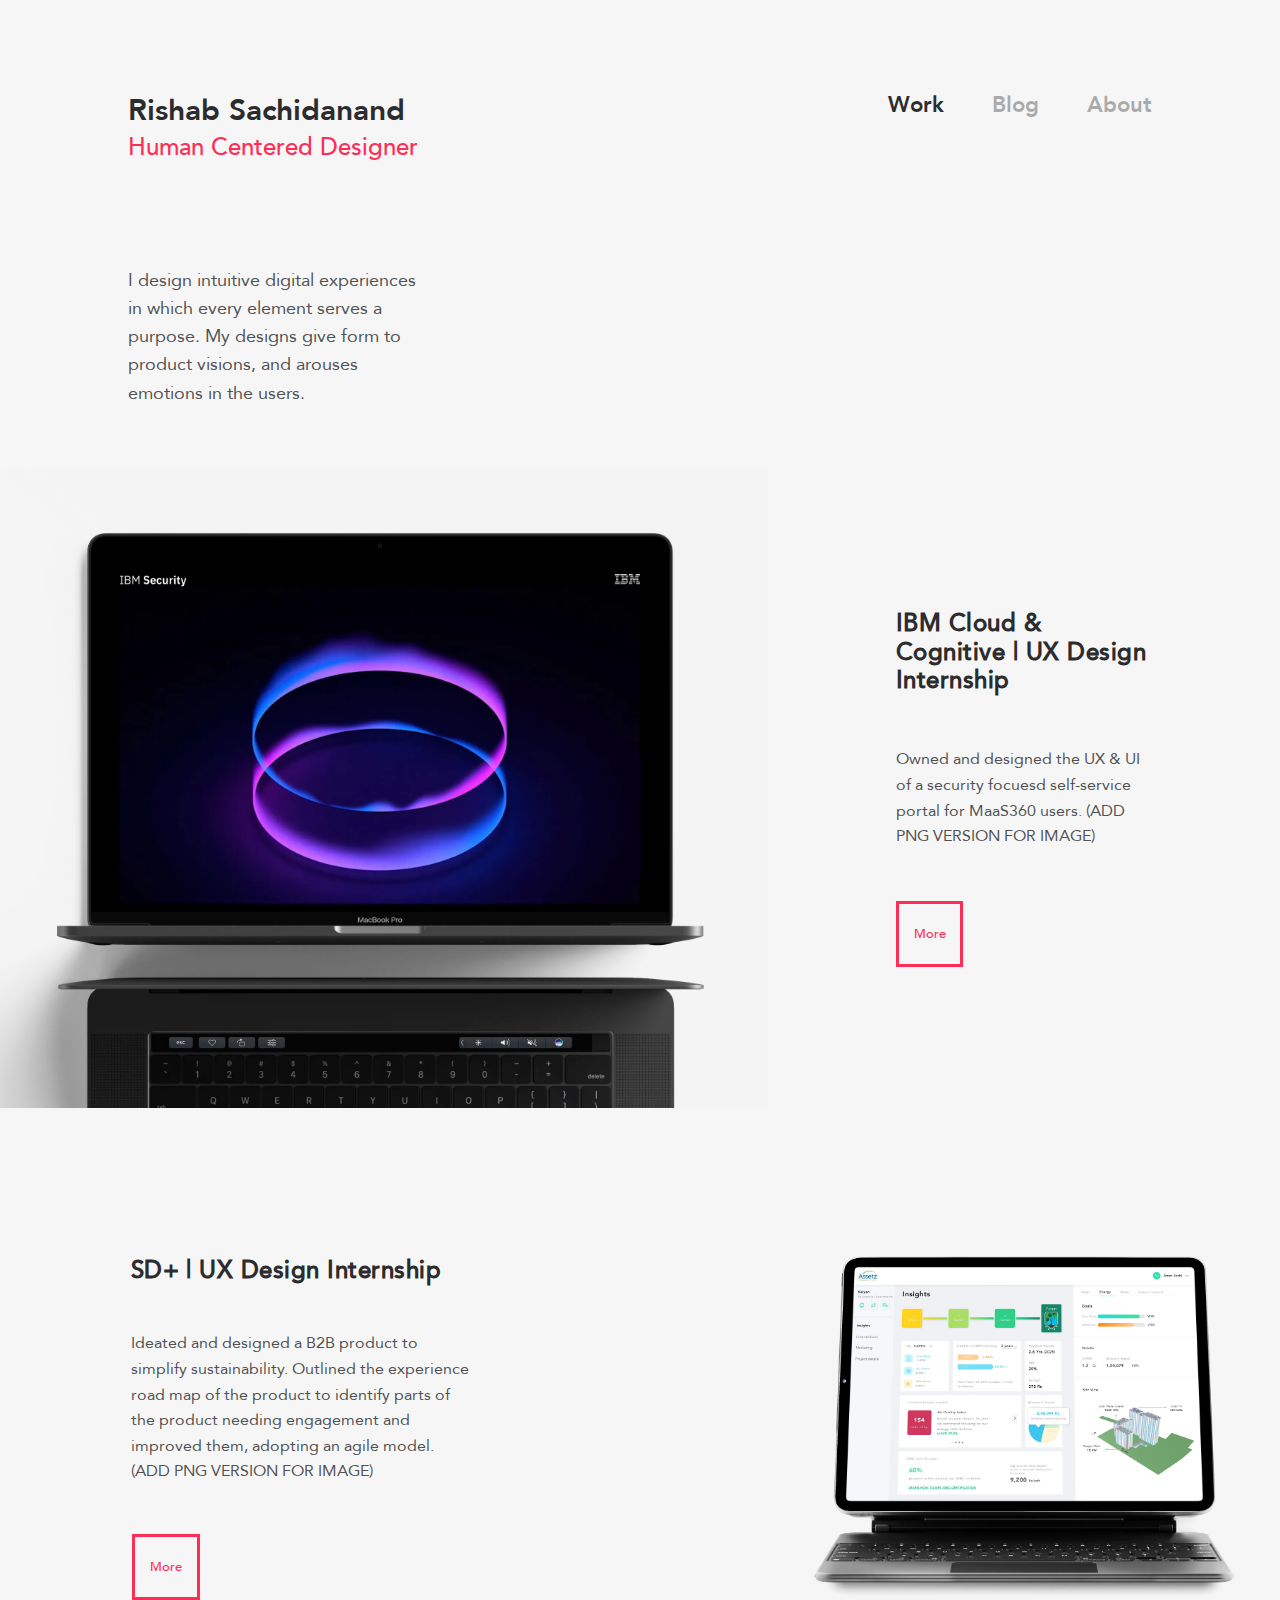
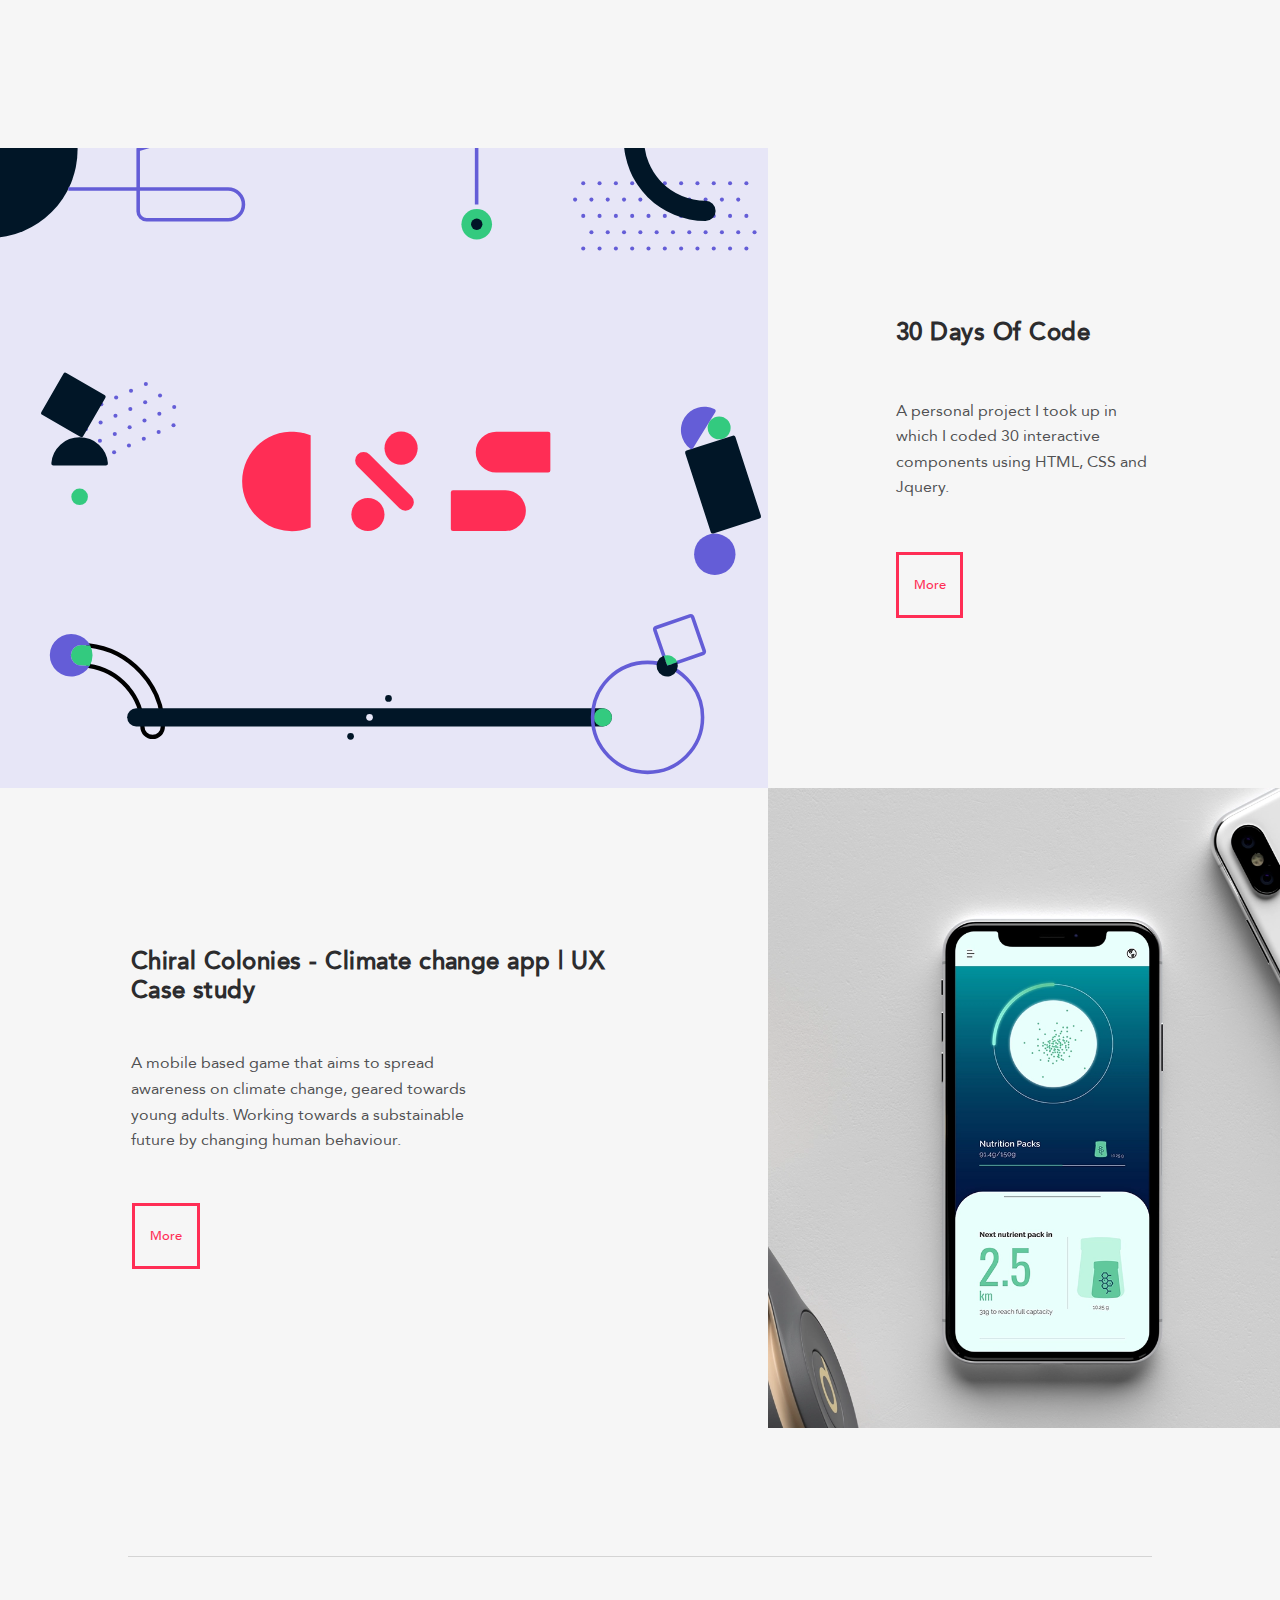
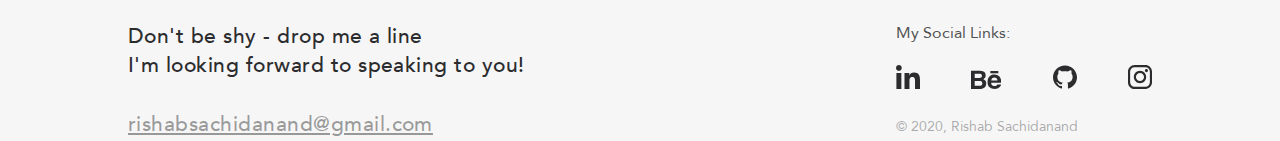
<file: index.html>
<!-- SHORT CUTS
HOLD ALT + CLICK ==== MULTIPLE CURSORS
CNTRL + I ==== SELECT WHOLE LINE
ALT + LEFT/RIGHT KEYS ==== NAVIGATE
CNTRL + LEFT/RIGHT KEYS ==== START END OF THE LINE
CNTRL + UP/DOWN ==== START/END OF LINE
SHIFT + ALT + DOWN ===== COPY LINE
CNTRL + D ==== SAME SELECTION
CNTRL + / = TOGGLE COMMENT
CNTRL + ENTRE = START NEW LINE
-->
<!DOCTYPE html>
<html lang="en">

<head>
  <meta charset="UTF-8" />
  <meta name="viewport" content="width=device-width, initial-scale=1.0" />
  <meta name="keywords" content="Portfolio, UI/UX Designer, Resume, Personal Website" />
  <meta name="author" content="Rishab Sachidanand" />
  <meta http-equiv="X-UA-Compatible" content="ie=edge" />
  <title>Rishab</title>
  <link rel="apple-touch-icon" sizes="180x180" href="favicon/apple-touch-icon.png" />
  <link rel="icon" type="image/png" sizes="32x32" href="favicon/favicon-32x32.png" />
  <link rel="icon" type="image/png" sizes="16x16" href="favicon/favicon-16x16.png" />
  <link rel="manifest" href="favicon/site.webmanifest" />
  <link rel="mask-icon" href="favicon/safari-pinned-tab.svg" color="#ff2d55" />
  <meta name="msapplication-TileColor" content="#f2f2f7" />
  <meta name="theme-color" content="#f2f2f7" />

  <link rel="stylesheet" href="style.css" />
</head>

<body>
  <div class="header">
    <div class="nav_container">
      <div class="logo
      h1">
        Rishab Sachidanand
      </div>
      <div class="nav-icon3">
        <span class="nav-icon3-bar"></span>
        <span class="nav-icon3-bar"></span>
        <span class="nav-icon3-bar"></span>
        <span class="nav-icon3-bar"></span>
      </div>
      <ul class="nav_items h2">
        <li class="link_items"><a href="../../index.html">Work</a></li>
        <li class="link_items">
          <a href="blogs/blogs.html" style="color:rgb(44, 44, 46, 0.38);">Blog</a>
        </li>
        <li class="link_items">
          <a href="About/about.html" style="color:rgb(44, 44, 46, 0.38);">About</a>
        </li>
      </ul>
    </div>
    <div class="mobile_nav h1">
      <ul class="mobile_nav_items">
        <li class="mobile_items"><a href="../../index.html">Work</a></li>
        <li class="mobile_items">
          <a href="blogs/blogs.html" style="color:rgb(44, 44, 46, 0.38);">Blog</a>
        </li>
        <li class="mobile_items">
          <a href="About/about.html" style="color:rgb(44, 44, 46, 0.38);">About</a>
        </li>
      </ul>
    </div>
    <p class="intro_text1 h3">
      Human Centered Designer
    </p>
    <p class="intro_text2 b1">
      I design intuitive digital experiences in which every element serves a
      purpose. My designs give form to product visions, and arouses emotions
      in the users.
    </p>
  </div>

  <div class="image_left">
    <div class="first"></div>
  </div>
  <div class="container_right">
    <p class="text_right h4">
      IBM Cloud & Cognitive | UX Design Internship
    </p>
    <p class="desc_right b2">
      Owned and designed the UX & UI of a security focuesd self-service portal for MaaS360 users.  (ADD PNG VERSION FOR IMAGE)
    </p>
    <a href="Projects/sdplus/sdplus.html" style="text-decoration: none;" class="button_right button1">
      <p class="button_text">
        More
      </p>
    </a>
  </div>

  <div class="image_right">
    <div class="second"></div>
  </div>
  <div class="container_left">
    <p class="text_left h4">
      SD+ | UX Design Internship
    </p>
    <p class="desc_left b2">
      Ideated and designed a B2B product to simplify sustainability.
      Outlined the experience road map of the product to identify
      parts of the product needing engagement and improved them,
      adopting an agile model. (ADD PNG VERSION FOR IMAGE)
    </p>
    <a href="Projects/sdplus/sdplus.html" style="text-decoration: none;" class="button_left button1">
      <p class="button_text">
        More
      </p>
    </a>
  </div>


  <div class="image_left">
    <div class="third"></div>
  </div>
  <div class="container_right">
    <p class="text_right h4">
      30 Days Of Code
    </p>
    <p class="desc_right b2">
      A personal project I took up in which I coded 30 interactive components
      using HTML, CSS and Jquery.
    </p>
    <a href="Projects/coding_challenge/coding_challenge.html" style="text-decoration: none;"
      class="button_right button1">
      <p class="button_text">
        More
      </p>
    </a>
  </div>

  <div class="image_right">
    <div class="fourth"></div>
  </div>
  <div class="container_left">
    <p class="text_left h4">
      Chiral Colonies - Climate change app | UX Case study
    </p>
    <p class="desc_left b2">
      A mobile based game that aims to spread awareness on climate change,
      geared towards young adults. Working towards a substainable future by
      changing human behaviour.
    </p>
    <a href="Projects/Chiral/index.html" style="text-decoration: none;" class="button_left button1">
      <p class="button_text">
        More
      </p>
    </a>
  </div>



  <!-- <div class="image_right">
    <div class="fourth"></div>
  </div>
  <div class="container_left">
    <p class="text_left h4">
      Behance Search Experience Redesign
    </p>
    <p class="desc_left b2">
      Evaluating the current search experience of Behance, through NN group's
      evaluation heuristics. Completely redesigned the experience to conceive
      a faster, clearer and conclusive way of search.
    </p>
    <a href="Projects/Behance/index.html" style="text-decoration: none;" class="button_left button1">
      <p class="button_text">
        More
      </p>
    </a>
  </div>
  <!--
  <div class = "image_right">
  <div class = "fourth"></div>
  </div>
  <div class = "container_left">
  <p   class = "text_left h4">
      ZARA App Redesign
    </p>
    <p class = "desc_left b2">
      Redesign concept idea for ZARA e-commerce app.
      With minimalism focused, the output is a clean, airy project, without
      extra details
    </p>
    <a href  = "#" style = "text-decoration: none;" class = "button_left button1">
    <p class = "button_text">
        More
      </p>
    </a>
  </div> -->

  <footer>
    <div class="prompt h5">
      Don't be shy - drop me a line <br />
      I'm looking forward to speaking to you!
      <br />
      <br />
      <a class="contact-mail" href="mailto: rishabsachidanand@gmail.com" target="_blank">rishabsachidanand@gmail.com</a>
    </div>
    <div class="social-links b2">
      My Social Links:
      <div class="social-icons-container">
        <a class="social-icons" href="https://www.linkedin.com/in/rishbs/" target="_blank">
          <?xml  version = "1.0" encoding            = "UTF-8"?>
          <svg class="icons" enable-background="new 0 0 512 512" version="1.1" viewBox="0 0 512 512" xml
            :space="preserve" xmlns="http://www.w3.org/2000/svg">
            <style type="text/css">
              .st0 {
                fill: #2c2c2e;
              }
            </style>
            <path class="st0"
              d="m511.9 512h0.1v-187.8c0-91.9-19.8-162.6-127.2-162.6-51.6 0-86.3 28.3-100.4 55.2h-1.5v-46.6h-101.8v341.8h106v-169.3c0-44.6 8.4-87.7 63.6-87.7 54.4 0 55.2 50.9 55.2 90.5v166.5h106z" />
            <path class="st0" d="M8.4,170.2h106.2V512H8.4L8.4,170.2z" />
            <path class="st0"
              d="M61.5,0C27.5,0,0,27.5,0,61.5s27.5,62.1,61.5,62.1S123,95.4,123,61.5C122.9,27.5,95.4,0,61.5,0z" />
          </svg>
          <span class="underline"></span></a>
        <a class="social-icons" href="https://www.behance.net/rishabsachidanand" target="_blank">
          <?xml version = "1.0" encoding      = "utf-8"?>
          <!-- Generator: Adobe Illustrator 24.3.0, SVG Export Plug-In . SVG Version: 6.00 Build 0)  -->
          <svg class="icons" version="1.1" id="Layer_1" xmlns="http://www.w3.org/2000/svg" xmlns
            :xlink="http://www.w3.org/1999/xlink" x="0px" y="0px" viewBox="0 0 512 408.1"
            style="enable-background:new 0 0 512 408.1;" xml:space="preserve">
            <style type="text/css">
              .st0 {
                fill: #2c2c2e;
              }
            </style>
            <path class="st0" d="M210.6,240.6c10.6-5.3,18.7-11.3,24.2-17.7c9.8-11.6,14.6-26.9,14.6-46c0-18.5-4.8-34.4-14.5-47.6
                	c-16.1-21.6-43.4-32.7-82-33.3H0v312.1h142.6c16.1,0,30.9-1.4,44.7-4.2c13.8-2.8,25.7-8.1,35.7-15.7c9-6.6,16.4-14.8,22.4-24.5
                	c9.4-14.7,14.1-31.3,14.1-49.8c0-17.9-4.1-33.2-12.3-45.7C238.9,255.6,226.7,246.4,210.6,240.6L210.6,240.6z M63.1,150.2H132
                	c15.1,0,27.6,1.6,37.4,4.9c11.3,4.7,17,14.3,17,28.9c0,13.1-4.3,22.2-12.9,27.4c-8.6,5.2-19.8,7.7-33.5,7.7H63.1
                	C63.1,219.1,63.1,150.2,63.1,150.2z M172,348.4c-7.6,3.7-18.3,5.5-32.1,5.5H63.1v-83.2H141c13.6,0.1,24.1,1.9,31.7,5.2
                	c13.4,6.1,20.1,17.2,20.1,33.5C192.8,328.7,185.9,341.6,172,348.4z" />
            <rect x="328.7" y="102.5" class="st0" width="135.6" height="38.8" />
            <path class="st0" d="M511.4,255.8c-2.8-18.1-9-34-18.7-47.7c-10.6-15.6-24-26.9-40.4-34.1c-16.3-7.2-34.6-10.8-55-10.8
                	c-34.3,0-62.1,10.7-83.6,32s-32.2,52-32.2,92c0,42.7,11.9,73.5,35.7,92.4c23.8,18.9,51.2,28.4,82.4,28.4c37.7,0,67.1-11.2,88-33.6
                	c13.4-14.1,21-28.1,22.7-41.7h-62.5c-3.6,6.8-7.8,12-12.6,15.9c-8.7,7-20,10.6-33.9,10.6c-13.2,0-24.4-2.9-33.8-8.7
                	c-15.4-9.3-23.5-25.5-24.5-48.7h170.5C513.7,281.7,513,266.4,511.4,255.8L511.4,255.8z M344.5,261.8c2.2-15,7.7-26.9,16.3-35.7
                	c8.6-8.8,20.9-13.2,36.5-13.2c14.4,0,26.5,4.1,36.3,12.4c9.7,8.4,15.2,20.5,16.3,36.5H344.5z" />
          </svg>

          <span class="underline"></span></a>
        <a class="social-icons" href="https://github.com/Rishab2000" target="_blank">
          <?xml  version = "1.0" encoding            = "UTF-8"?>
          <svg class="icons" enable-background="new 0 0 512 512" version="1.1" viewBox="0 0 512 512" xml
            :space="preserve" xmlns="http://www.w3.org/2000/svg">
            <style type="text/css">
              .st0 {
                fill: #2c2c2e;
              }
            </style>
            <path class="st0"
              d="m256 10.7c-141.4 0-256 112.6-256 251.5 0 111.2 73.3 205.4 175 238.7 12.8 2.4 17.5-5.4 17.5-12.1 0-6-0.2-21.8-0.3-42.8-71.2 15.2-86.2-33.7-86.2-33.7-11.6-29-28.5-36.8-28.5-36.8-23.2-15.6 1.8-15.3 1.8-15.3 25.7 1.7 39.2 25.9 39.2 25.9 22.8 38.5 59.9 27.3 74.6 20.9 2.3-16.3 8.9-27.3 16.2-33.6-56.9-6.3-116.6-27.9-116.6-124.3 0-27.5 9.9-49.9 26.3-67.5-2.9-6.4-11.5-31.9 2.2-66.6 0 0 21.4-6.7 70.4 25.8 20.5-5.6 42.2-8.4 64-8.5 21.8 0.1 43.5 2.9 64 8.5 48.6-32.5 70.1-25.8 70.1-25.8 13.8 34.6 5.1 60.2 2.6 66.6 16.3 17.6 26.2 40 26.2 67.5 0 96.6-59.8 117.9-116.8 124.1 9 7.6 17.3 23 17.3 46.5 0 33.7-0.3 60.7-0.3 68.9 0 6.6 4.5 14.5 17.6 11.9 102.4-32.9 175.7-127.3 175.7-238.3 0-138.9-114.6-251.5-256-251.5z" />
          </svg>
          <span class="underline"></span></a>
        <a class="social-icons" href="https://www.instagram.com/rishab_sachidanand/" target="_blank">
          <?xml  version = "1.0" encoding            = "UTF-8"?>
          <svg class="icons" enable-background="new 0 0 169.1 169.1" version="1.1" viewBox="0 0 169.1 169.1" xml
            :space="preserve" xmlns="http://www.w3.org/2000/svg">
            <style type="text/css">
              .st0 {
                fill: #2c2c2e;
              }
            </style>

            <path class="st0"
              d="m122.4 0h-75.7c-25.8 0-46.7 20.9-46.7 46.7v75.8c0 25.7 20.9 46.7 46.7 46.7h75.8c25.7 0 46.7-20.9 46.7-46.7v-75.8c-0.1-25.8-21.1-46.7-46.8-46.7zm31.7 122.4c0 17.5-14.2 31.7-31.7 31.7h-75.7c-17.5 0-31.7-14.2-31.7-31.7v-75.7c0-17.5 14.2-31.7 31.7-31.7h75.8c17.5 0 31.7 14.2 31.7 31.7l-0.1 75.7z" />
            <path class="st0"
              d="m84.5 41c-24 0-43.5 19.5-43.5 43.5s19.5 43.6 43.6 43.6 43.6-19.5 43.6-43.6c-0.1-24-19.6-43.5-43.7-43.5zm0 72.1c-15.7 0-28.6-12.8-28.6-28.6 0.1-15.7 12.9-28.5 28.6-28.5s28.6 12.8 28.6 28.6c0 15.7-12.8 28.5-28.6 28.5z" />
            <path class="st0"
              d="m129.9 28.3c-2.9 0-5.7 1.2-7.8 3.2s-3.2 4.9-3.2 7.8 1.2 5.7 3.2 7.8c2 2 4.9 3.2 7.8 3.2s5.7-1.2 7.8-3.2 3.2-4.9 3.2-7.8-1.2-5.7-3.2-7.8-4.9-3.2-7.8-3.2z" />
          </svg>
          <span class="underline"></span></a>
      </div>
      <br />
      <div class="footer-copyright caption">© 2020, Rishab Sachidanand</div>
    </div>
  </footer>
  <script src="https://ajax.googleapis.com/ajax/libs/jquery/3.5.1/jquery.min.js"></script>
  <script src="modernizr-custom.js"></script>
  <script src="index.js"></script>
</body>

</html>
</file>
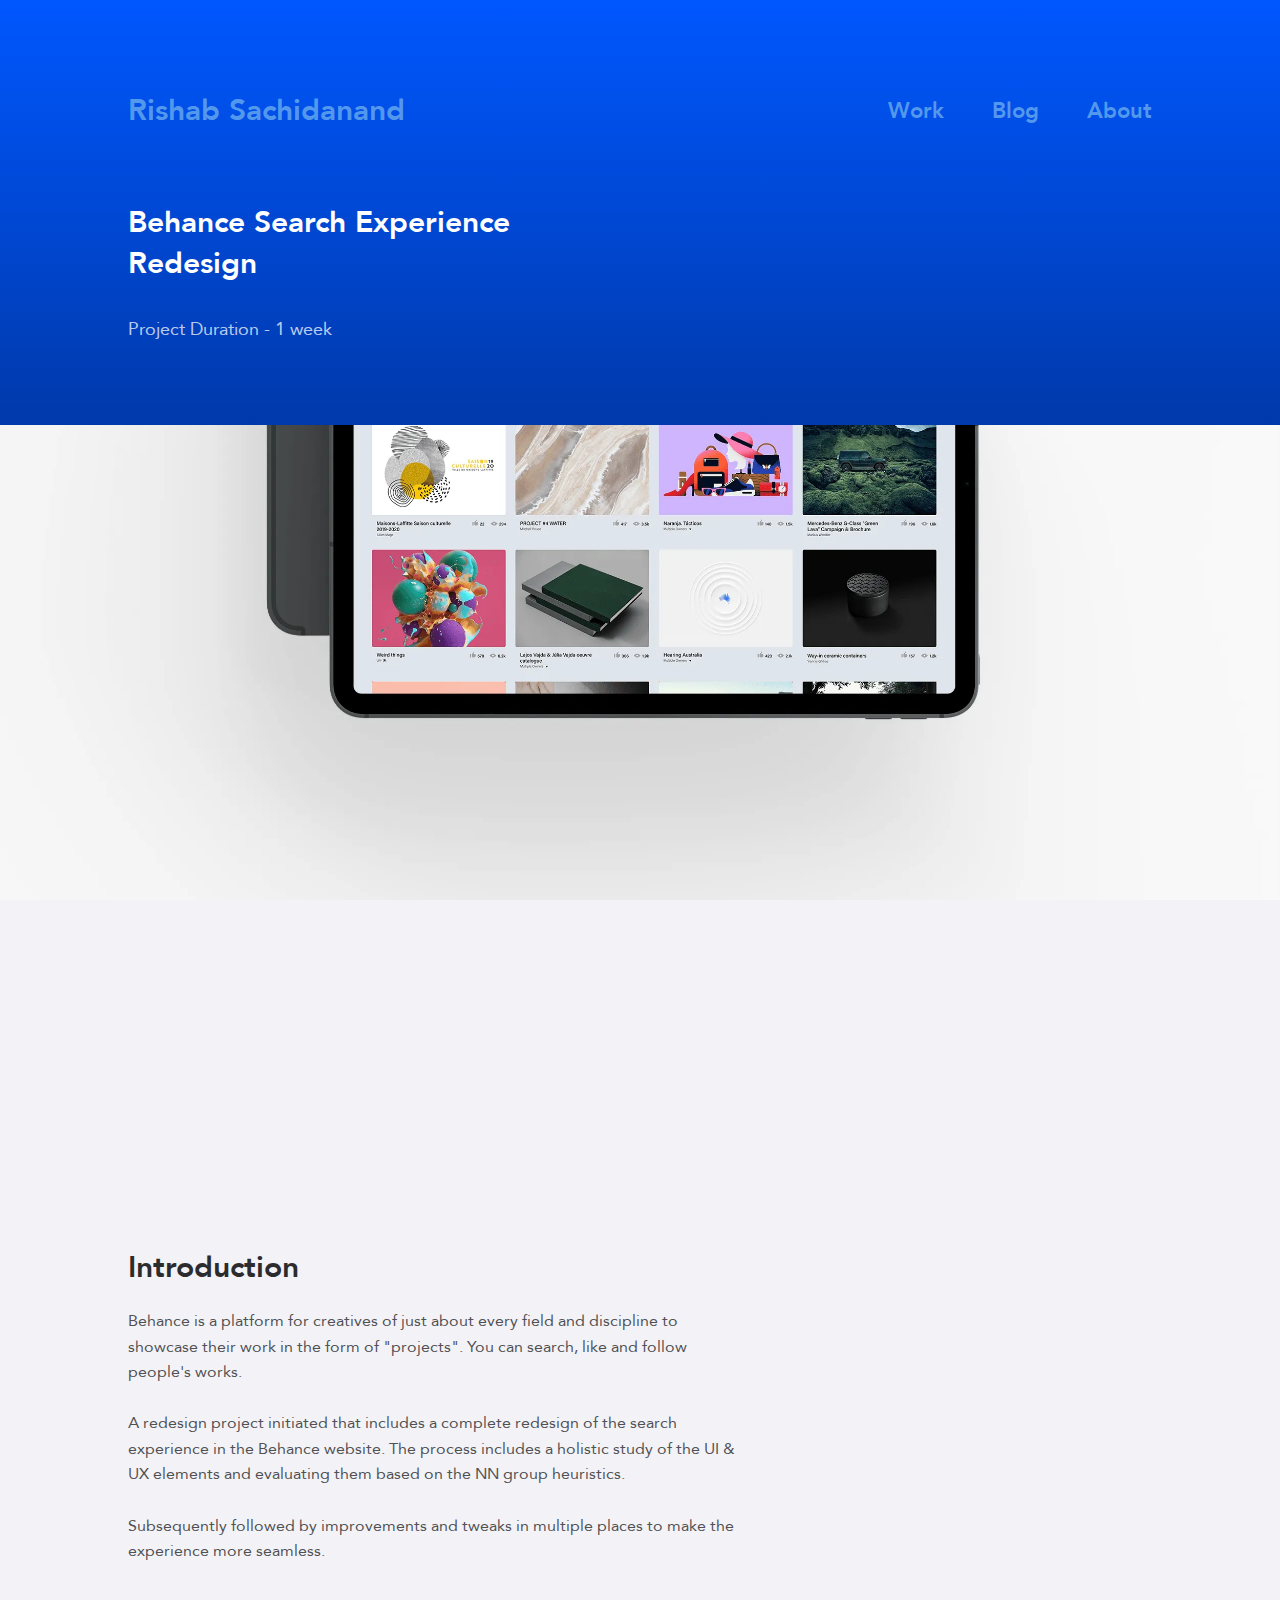
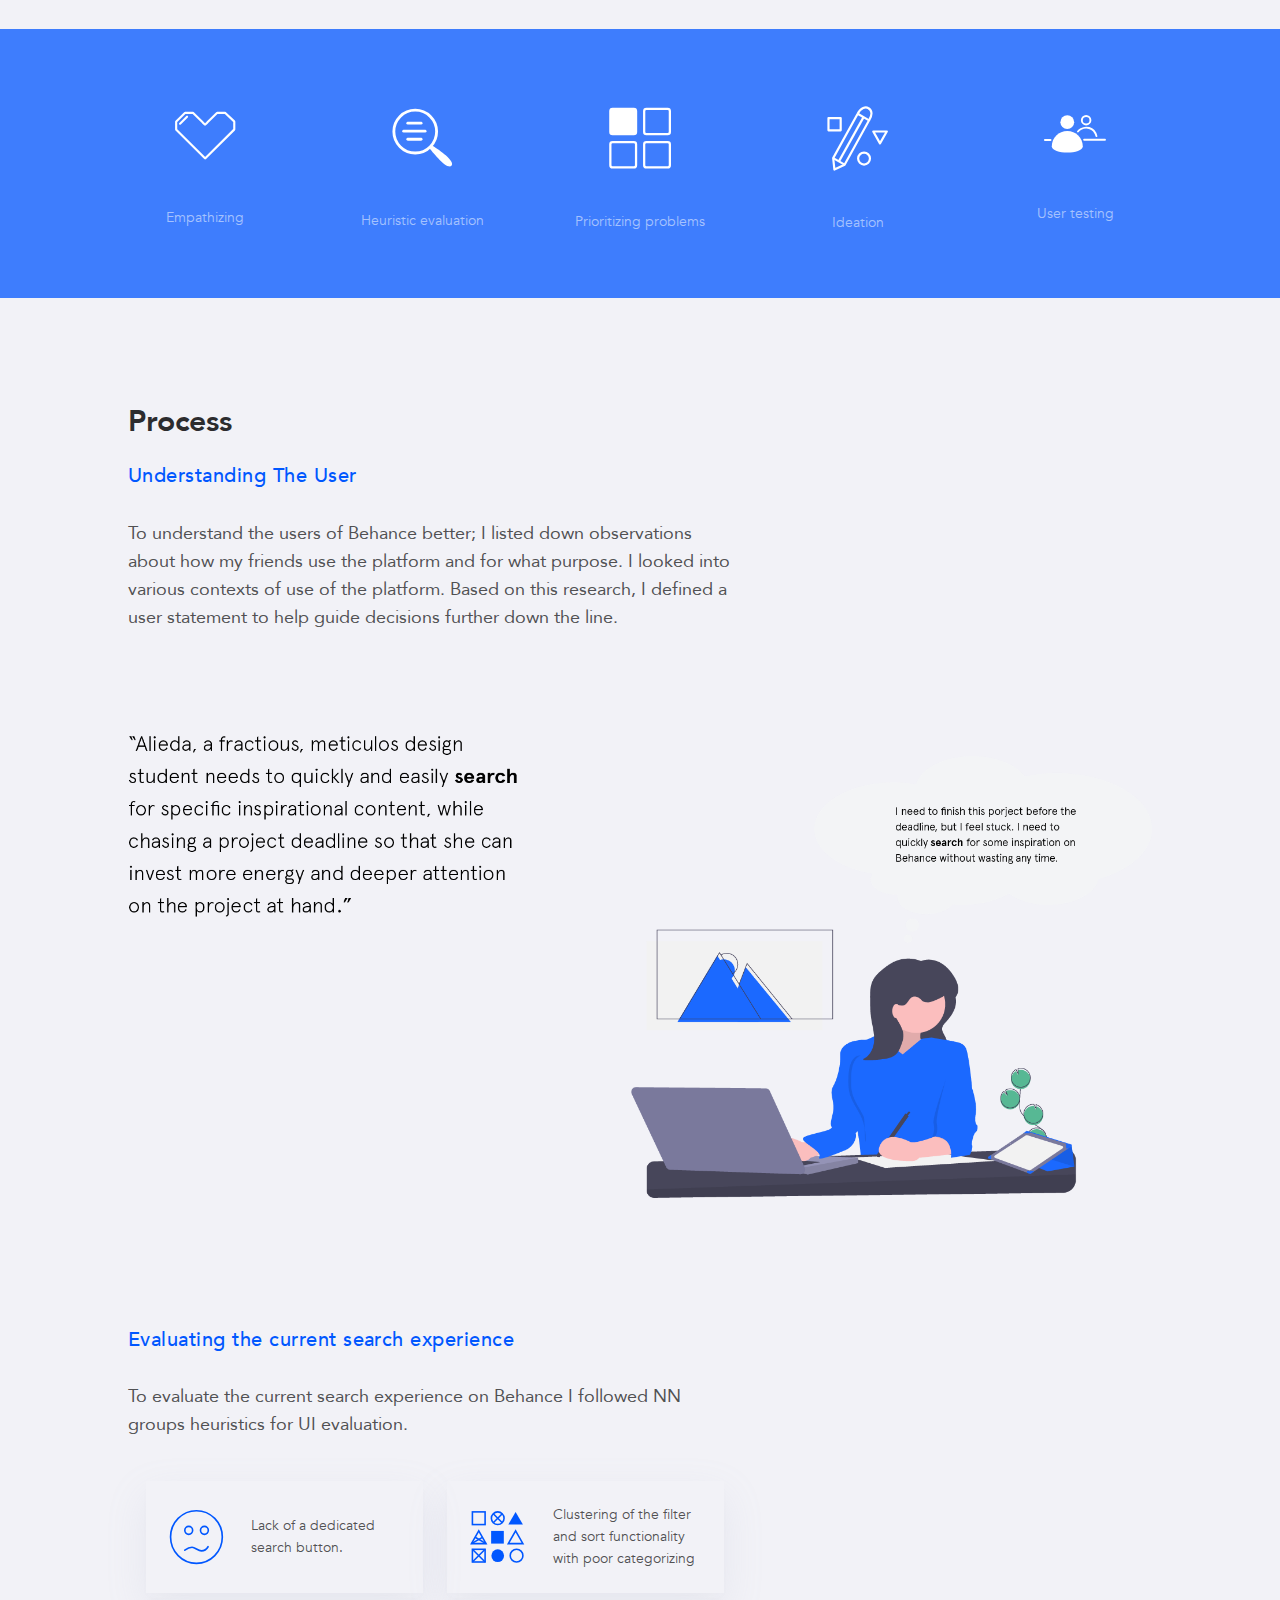
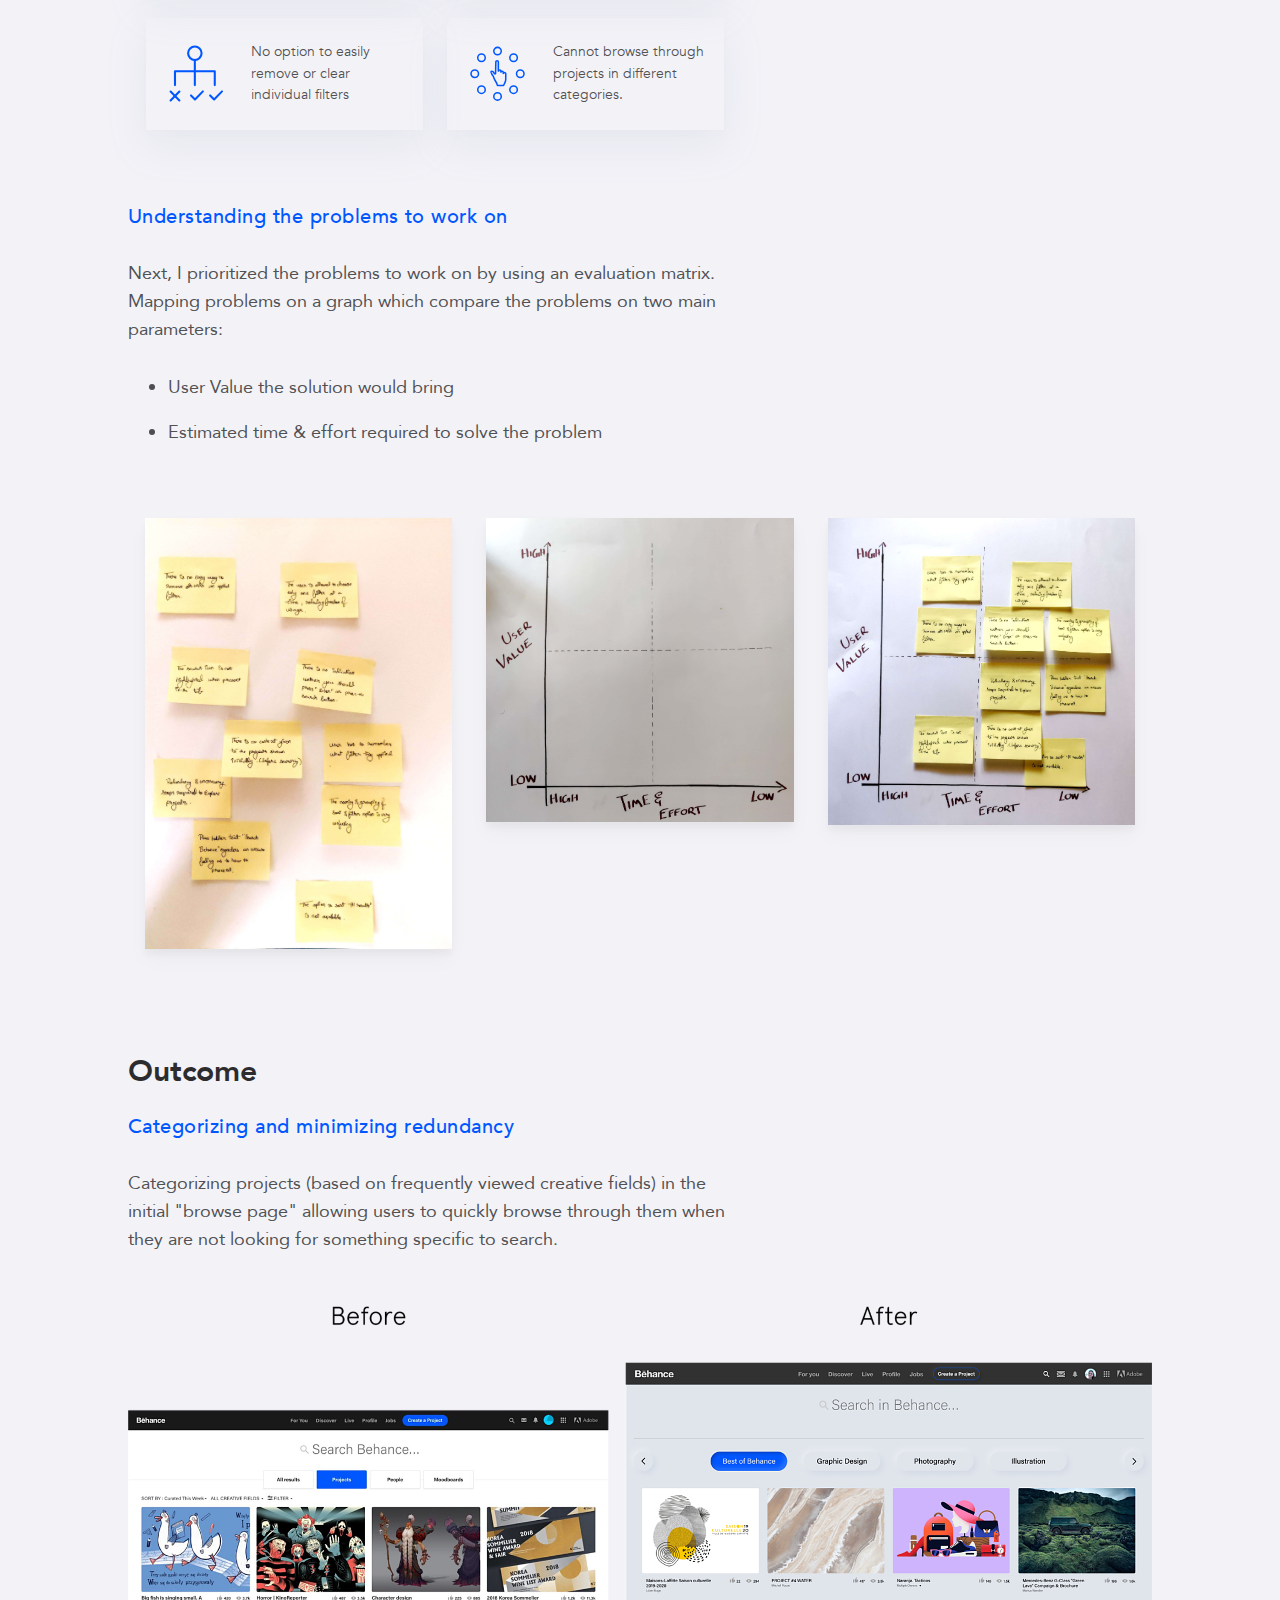
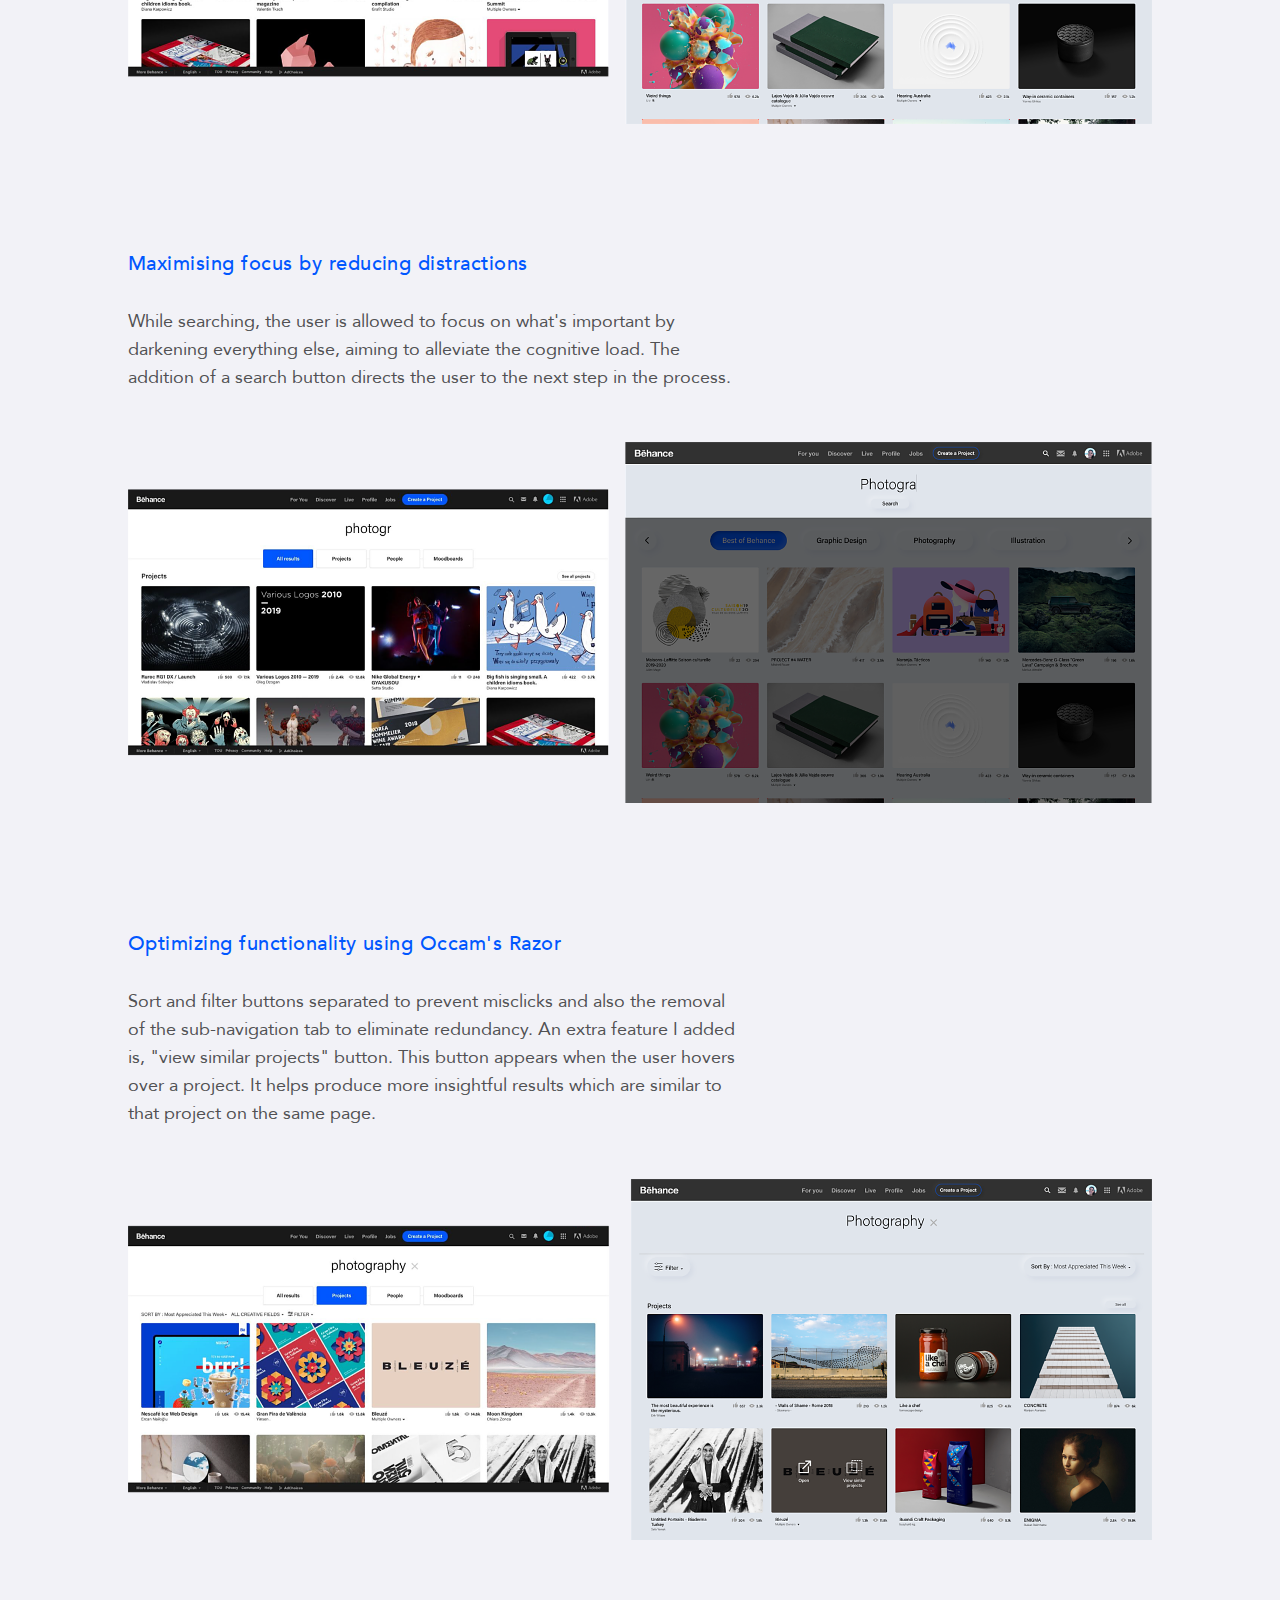
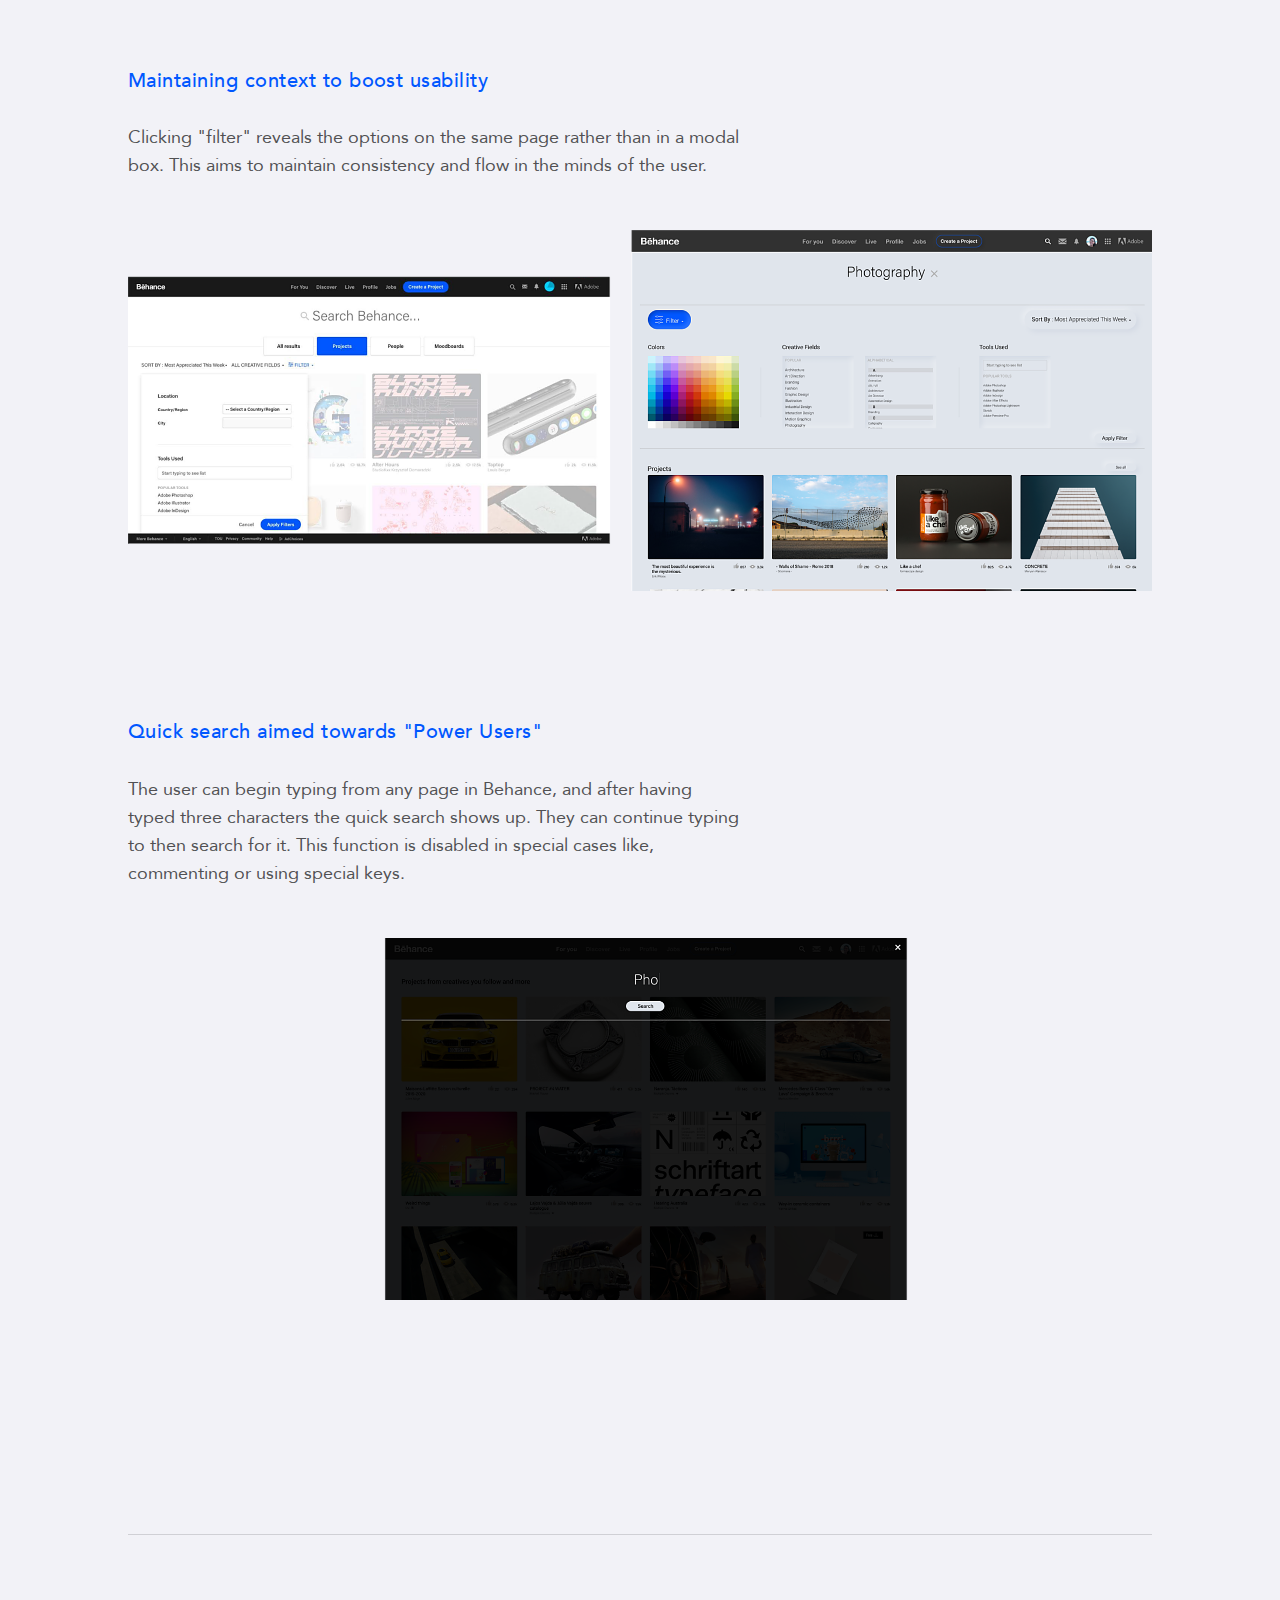
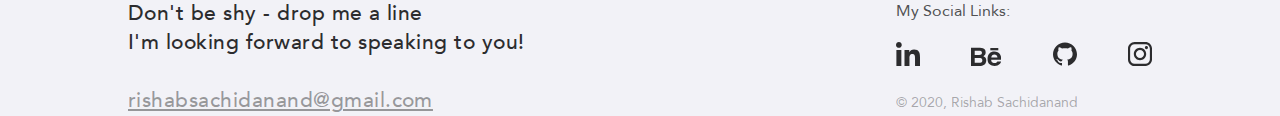
<file: Projects/Behance/index.html>
<!DOCTYPE html>
<html lang="en">

<head>
  <meta charset="UTF-8" />
  <meta name="viewport" content="width=device-width, initial-scale=1.0" />
  <meta http-equiv="X-UA-Compatible" content="ie=edge" />
  <title>Rishab</title>
  <link rel="apple-touch-icon" sizes="180x180" href="../../favicon/apple-touch-icon.png">
  <link rel="icon" type="image/png" sizes="32x32" href="../../favicon/favicon-32x32.png">
  <link rel="icon" type="image/png" sizes="16x16" href="../../favicon/favicon-16x16.png">
  <link rel="manifest" href="../../favicon/site.webmanifest">
  <link rel="mask-icon" href="../../favicon/safari-pinned-tab.svg" color="#ff2d55">
  <meta name="msapplication-TileColor" content="#f2f2f7">
  <meta name="theme-color" content="#f2f2f7">
  <link rel="stylesheet" href="style.css" />
  <link href="https://fonts.googleapis.com/css?family=Lato&display=swap" rel="stylesheet" />
  <link href="https://fonts.googleapis.com/css?family=Open+Sans:400,600&display=swap" rel="stylesheet" />
</head>

<body>
  <div class="header_container">
    <div class="header">
      <div class="nav_container">
        <div class="h1"> <a href="../../index.html">Rishab Sachidanand</a> </div>
        <div class="nav-icon3">
          <span class="nav-icon3-bar"></span>
          <span class="nav-icon3-bar"></span>
          <span class="nav-icon3-bar"></span>
          <span class="nav-icon3-bar"></span>
        </div>
        <ul class="nav_items h2">
          <li class="link_items"><a href="../../index.html">Work</a></li>
          <li class="link_items"><a href="https://medium.com/@rishabs" target="_blank">Blog</a></li>
          <li class="link_items"><a href="../../About/about.html">About</a></li>
        </ul>
      </div>
      <div class="mobile_nav hide">
        <ul class="mobile_nav_items h1">
          <li class="mobile_items"> <a href="../../index.html">Work</a></li>
          <li class="mobile_items"><a href="https://medium.com/@rishabs" target="_blank">Blog</a></li>
          <li class="mobile_items"><a href="../../About/about.html">About</a></li>
        </ul>
      </div>
      <div class="projec_container" style="height: max-content">
        <div class="project_info">
          <div class="project_name h1">
            Behance Search Experience <br />
            Redesign
          </div>
          <div class="project_duration b1">
            Project Duration - 1 week
          </div>
        </div>
      </div>
    </div>
  </div>

  <div class="project_container">
    <div class="title_image"></div>

    <div class="desc_container">
      <div class="desc_title h1">
        Introduction
      </div>
      <div class="desc b2">
        Behance is a platform for creatives of just about every field and discipline to showcase their work in the form
        of "projects". You can search, like and follow people's works.<br /><br />

        A redesign project initiated that includes a complete redesign of the search experience in the Behance website.
        The process includes a holistic study of the UI & UX elements and evaluating them based on the
        NN group heuristics.
        <br /><br />
        Subsequently followed by improvements and tweaks in multiple places to
        make the experience more seamless.
      </div>
    </div>
    <div class="index_container">
      <div class="index caption">
        <div class="index_card">
          <img class="index_picture" src="Index_icons/user-01.svg" alt="" />
          <div class="index_card_text">Empathizing</div>
        </div>
        <div class="index_card">
          <img class="index_picture" src="Index_icons/evaluate-01.svg" alt="" />
          <div class="index_card_text">
            Heuristic evaluation
          </div>
        </div>
        <div class="index_card">
          <img class="index_picture" src="Index_icons/selection1-01.svg" alt="" />
          <div class="index_card_text">Prioritizing problems</div>
        </div>
        <div class="index_card">
          <img class="index_picture" src="Index_icons/Ideate-01.svg" alt="" />
          <div class="index_card_text">Ideation</div>
        </div>
        <div class="index_card">
          <img class="index_picture" src="Index_icons/testing-01.svg" alt="" />
          <div class="index_card_text">User testing</div>
        </div>
      </div>
    </div>
    <div class="desc_container">
      <div class="desc_title h1">
        Process
      </div>
      <div class="desc b1">
        <span class="sh1" style="color: #0057ff;"> Understanding The User</span><br />
        <br />
        To understand the users of Behance better; I listed down observations about how my friends use the platform and
        for what purpose. I looked into various contexts of use of the platform. Based on this research, I
        defined a user statement to help guide decisions further down the
        line.
      </div>
      <img class="user_pic" src="Pictures/User-01.png" alt="" />
      <img class="user_pic_mobile" src="Pictures/User-02.png" alt="">
      <img class="user_pic_mobile" src="Pictures/User-03.png" alt="">
      <div class="desc b1">
        <span class="sh1" style="color: #0057ff;">
          Evaluating the current search experience</span>
        <br /><br />
        To evaluate the current search experience on Behance I followed NN groups
        heuristics for UI evaluation. <br />
        <div class="cards_container caption">
          <div class="prob_card">
            <img src="Icons/confusion.svg" alt="" class="prob_card_image" />
            <div class="prob_card_text">
              Lack of a dedicated search button.
            </div>
          </div>
          <div class="prob_card">
            <img src="Icons/Grouping.svg" alt="" class="prob_card_image" />
            <div class="prob_card_text">
              Clustering of the filter and sort functionality with poor categorizing
            </div>
          </div>
          <div class="prob_card">
            <img src="Icons/Choice-01.svg" alt="" class="prob_card_image" />
            <div class="prob_card_text">
              No option to easily remove or clear individual filters
            </div>
          </div>
          <div class="prob_card">
            <img src="Icons/Variety-01.svg" alt="" class="prob_card_image" />
            <div class="prob_card_text">
              Cannot browse through projects in
              different categories.
            </div>
          </div>
        </div>
        <!-- <span>
          <img
            src="Pictures/eval.png"
            style="
              width: 130%;
              display: block;
              margin: 15% 0;
              box-shadow: 0 10px 20px rgba(0, 0, 0, 0.03),
                0 6px 6px rgba(0, 0, 0, 0.03);
            "
          />
        </span> -->
        <span class="sh1" style="color: #0057ff;">
          Understanding the problems to work on</span><br /><br />
        Next, I prioritized the problems to work on by using an evaluation matrix. Mapping problems on a graph which
        compare the problems on two
        main parameters: <br />
        <ul>
          <li style="padding-top: 2%;">
            User Value the solution would bring
          </li>
          <li style="padding-top: 3%;">
            Estimated time & effort required to solve the problem
          </li>
        </ul>
      </div>
      <div id="prob_pics">
        <img class="prob_pics_styles" src="Pictures/1.jpg" style="
            box-shadow: 0 10px 20px rgba(0, 0, 0, 0.03),
              0 6px 6px rgba(0, 0, 0, 0.03);
          " />
        <img class="prob_pics_styles" src="Pictures/2.jpg" style="
            box-shadow: 0 10px 20px rgba(0, 0, 0, 0.03),
              0 6px 6px rgba(0, 0, 0, 0.03);
          " />
        <img class="prob_pics_styles" src="Pictures/3.jpg" style="
            box-shadow: 0 10px 20px rgba(0, 0, 0, 0.03),
              0 6px 6px rgba(0, 0, 0, 0.03);
          " />
      </div>
    </div>
    <div class="desc_container">
      <div class="desc_title h1">
        Outcome
      </div>
      <div class="desc b1">
        <span class="sh1" style="color: #0057ff;">Categorizing and minimizing redundancy</span>
        <br /><br />
        Categorizing projects (based on frequently viewed creative fields) in
        the initial "browse page" allowing users to quickly browse through them when they are not looking for something
        specific to search.
      </div>
      <img src="Pictures/Mobile_Final/1-01.png" alt="" class="outcome_picture_mobile">
      <img src="Pictures/final/1_opt.png" alt="" class="outcome_picture" />

      <div class="desc b1">
        <span class="sh1" style="color: #0057ff;">
          Maximising focus by reducing distractions</span><br /><br />
        While searching, the user is allowed to focus on what's important by darkening everything else, aiming to
        alleviate the cognitive load. The addition of a search button directs the user to the next step in the process.
      </div>
      <img src="Pictures/Mobile_Final/1-02.png" alt="" class="outcome_picture_mobile">
      <img src="Pictures/final/2_opt.png" alt="" class="outcome_picture" />

      <div class="desc b1">
        <span class="sh1" style="color: #0057ff;">
          Optimizing functionality using Occam's Razor </span><br /><br />

        Sort and filter buttons separated to prevent misclicks and also the removal of the sub-navigation tab to
        eliminate redundancy. An extra feature I added is, "view similar projects" button. This button appears when the
        user hovers over a project. It helps produce
        more insightful results which are similar to that project on the same
        page.
      </div>
      <img src="Pictures/Mobile_Final/1-03.png" alt="" class="outcome_picture_mobile">
      <img src="Pictures/final/3_opt.png" alt="" class="outcome_picture" />

      <div class="desc b1">
        <span class="sh1" style="color: #0057ff;">
          Maintaining context to boost usability
        </span>
        <br /><br />

        Clicking "filter" reveals the options on the same page rather than in a
        modal box. This aims to maintain consistency and flow in the minds of the user.
      </div>
      <img src="Pictures/Mobile_Final/1-05.png" alt="" class="outcome_picture_mobile">
      <img src="Pictures/final/4_opt.png" alt="" class="outcome_picture" />

      <div class="desc b1">
        <span class="sh1" style="color: #0057ff;">
          Quick search aimed towards "Power Users"
        </span>
        <br /><br />

        The user can begin typing from any page in Behance, and after having typed three characters the quick search
        shows up. They can continue typing to then search for it. This function is disabled in special cases like,
        commenting or using special keys.
      </div>
      <img src="Pictures/Mobile_Final/1-04.png" alt="" class="outcome_picture_mobile">
      <img src="Pictures/final/5_opt.png" alt="" class="outcome_picture" />
    </div>
  </div>
  <footer>
    <div class="prompt h5">
      Don't be shy - drop me a line<br>
      I'm looking forward to speaking to you!
      <br>
      <br>
      <a class="contact-mail" href="mailto: rishabsachidanand@gmail.com" target="_blank">rishabsachidanand@gmail.com</a>
    </div>
    <div class="social-links b2">
      My Social Links:
      <div class="social-icons-container">
        <a class="social-icons" href="https://www.linkedin.com/in/rishbs/" target="_blank">
          <?xml version="1.0" encoding="UTF-8"?>
          <svg class="icons" enable-background="new 0 0 512 512" version="1.1" viewBox="0 0 512 512"
            xml:space="preserve" xmlns="http://www.w3.org/2000/svg">
            <style type="text/css">
              .st0 {
                fill: #2C2C2E;
              }
            </style>
            <path class="st0"
              d="m511.9 512h0.1v-187.8c0-91.9-19.8-162.6-127.2-162.6-51.6 0-86.3 28.3-100.4 55.2h-1.5v-46.6h-101.8v341.8h106v-169.3c0-44.6 8.4-87.7 63.6-87.7 54.4 0 55.2 50.9 55.2 90.5v166.5h106z" />
            <path class="st0" d="M8.4,170.2h106.2V512H8.4L8.4,170.2z" />
            <path class="st0"
              d="M61.5,0C27.5,0,0,27.5,0,61.5s27.5,62.1,61.5,62.1S123,95.4,123,61.5C122.9,27.5,95.4,0,61.5,0z" />
          </svg>
          <span class="underline"></span></a>
        <a class="social-icons" href="https://www.behance.net/rishabsachidanand" target="_blank">
          <?xml version="1.0" encoding="utf-8"?>
          <!-- Generator: Adobe Illustrator 24.3.0, SVG Export Plug-In . SVG Version: 6.00 Build 0)  -->
          <svg class="icons" version="1.1" id="Layer_1" xmlns="http://www.w3.org/2000/svg"
            xmlns:xlink="http://www.w3.org/1999/xlink" x="0px" y="0px" viewBox="0 0 512 408.1"
            style="enable-background:new 0 0 512 408.1;" xml:space="preserve">
            <style type="text/css">
              .st0 {
                fill: #2C2C2E;
              }
            </style>
            <path class="st0" d="M210.6,240.6c10.6-5.3,18.7-11.3,24.2-17.7c9.8-11.6,14.6-26.9,14.6-46c0-18.5-4.8-34.4-14.5-47.6
            	c-16.1-21.6-43.4-32.7-82-33.3H0v312.1h142.6c16.1,0,30.9-1.4,44.7-4.2c13.8-2.8,25.7-8.1,35.7-15.7c9-6.6,16.4-14.8,22.4-24.5
            	c9.4-14.7,14.1-31.3,14.1-49.8c0-17.9-4.1-33.2-12.3-45.7C238.9,255.6,226.7,246.4,210.6,240.6L210.6,240.6z M63.1,150.2H132
            	c15.1,0,27.6,1.6,37.4,4.9c11.3,4.7,17,14.3,17,28.9c0,13.1-4.3,22.2-12.9,27.4c-8.6,5.2-19.8,7.7-33.5,7.7H63.1
            	C63.1,219.1,63.1,150.2,63.1,150.2z M172,348.4c-7.6,3.7-18.3,5.5-32.1,5.5H63.1v-83.2H141c13.6,0.1,24.1,1.9,31.7,5.2
            	c13.4,6.1,20.1,17.2,20.1,33.5C192.8,328.7,185.9,341.6,172,348.4z" />
            <rect x="328.7" y="102.5" class="st0" width="135.6" height="38.8" />
            <path class="st0" d="M511.4,255.8c-2.8-18.1-9-34-18.7-47.7c-10.6-15.6-24-26.9-40.4-34.1c-16.3-7.2-34.6-10.8-55-10.8
            	c-34.3,0-62.1,10.7-83.6,32s-32.2,52-32.2,92c0,42.7,11.9,73.5,35.7,92.4c23.8,18.9,51.2,28.4,82.4,28.4c37.7,0,67.1-11.2,88-33.6
            	c13.4-14.1,21-28.1,22.7-41.7h-62.5c-3.6,6.8-7.8,12-12.6,15.9c-8.7,7-20,10.6-33.9,10.6c-13.2,0-24.4-2.9-33.8-8.7
            	c-15.4-9.3-23.5-25.5-24.5-48.7h170.5C513.7,281.7,513,266.4,511.4,255.8L511.4,255.8z M344.5,261.8c2.2-15,7.7-26.9,16.3-35.7
            	c8.6-8.8,20.9-13.2,36.5-13.2c14.4,0,26.5,4.1,36.3,12.4c9.7,8.4,15.2,20.5,16.3,36.5H344.5z" />
          </svg>

          <span class="underline"></span></a>
        <a class="social-icons" href="https://github.com/Rishab2000" target="_blank">
          <?xml version="1.0" encoding="UTF-8"?>
          <svg class="icons" enable-background="new 0 0 512 512" version="1.1" viewBox="0 0 512 512"
            xml:space="preserve" xmlns="http://www.w3.org/2000/svg">
            <style type="text/css">
              .st0 {
                fill: #2C2C2E;
              }
            </style>
            <path class="st0"
              d="m256 10.7c-141.4 0-256 112.6-256 251.5 0 111.2 73.3 205.4 175 238.7 12.8 2.4 17.5-5.4 17.5-12.1 0-6-0.2-21.8-0.3-42.8-71.2 15.2-86.2-33.7-86.2-33.7-11.6-29-28.5-36.8-28.5-36.8-23.2-15.6 1.8-15.3 1.8-15.3 25.7 1.7 39.2 25.9 39.2 25.9 22.8 38.5 59.9 27.3 74.6 20.9 2.3-16.3 8.9-27.3 16.2-33.6-56.9-6.3-116.6-27.9-116.6-124.3 0-27.5 9.9-49.9 26.3-67.5-2.9-6.4-11.5-31.9 2.2-66.6 0 0 21.4-6.7 70.4 25.8 20.5-5.6 42.2-8.4 64-8.5 21.8 0.1 43.5 2.9 64 8.5 48.6-32.5 70.1-25.8 70.1-25.8 13.8 34.6 5.1 60.2 2.6 66.6 16.3 17.6 26.2 40 26.2 67.5 0 96.6-59.8 117.9-116.8 124.1 9 7.6 17.3 23 17.3 46.5 0 33.7-0.3 60.7-0.3 68.9 0 6.6 4.5 14.5 17.6 11.9 102.4-32.9 175.7-127.3 175.7-238.3 0-138.9-114.6-251.5-256-251.5z" />
          </svg>
          <span class="underline"></span></a>
        <a class="social-icons" href="https://www.instagram.com/rishab_sachidanand/" target="_blank">
          <?xml version="1.0" encoding="UTF-8"?>
          <svg class="icons" enable-background="new 0 0 169.1 169.1" version="1.1" viewBox="0 0 169.1 169.1"
            xml:space="preserve" xmlns="http://www.w3.org/2000/svg">
            <style type="text/css">
              .st0 {
                fill: #2C2C2E;
              }
            </style>

            <path class="st0"
              d="m122.4 0h-75.7c-25.8 0-46.7 20.9-46.7 46.7v75.8c0 25.7 20.9 46.7 46.7 46.7h75.8c25.7 0 46.7-20.9 46.7-46.7v-75.8c-0.1-25.8-21.1-46.7-46.8-46.7zm31.7 122.4c0 17.5-14.2 31.7-31.7 31.7h-75.7c-17.5 0-31.7-14.2-31.7-31.7v-75.7c0-17.5 14.2-31.7 31.7-31.7h75.8c17.5 0 31.7 14.2 31.7 31.7l-0.1 75.7z" />
            <path class="st0"
              d="m84.5 41c-24 0-43.5 19.5-43.5 43.5s19.5 43.6 43.6 43.6 43.6-19.5 43.6-43.6c-0.1-24-19.6-43.5-43.7-43.5zm0 72.1c-15.7 0-28.6-12.8-28.6-28.6 0.1-15.7 12.9-28.5 28.6-28.5s28.6 12.8 28.6 28.6c0 15.7-12.8 28.5-28.6 28.5z" />
            <path class="st0"
              d="m129.9 28.3c-2.9 0-5.7 1.2-7.8 3.2s-3.2 4.9-3.2 7.8 1.2 5.7 3.2 7.8c2 2 4.9 3.2 7.8 3.2s5.7-1.2 7.8-3.2 3.2-4.9 3.2-7.8-1.2-5.7-3.2-7.8-4.9-3.2-7.8-3.2z" />

          </svg>
          <span class="underline"></span></a>
      </div>
      <br>
      <div class="footer-copyright caption2">© 2020, Rishab Sachidanand
      </div>
    </div>
  </footer>
  <script src="../../modernizr-custom.js"></script>
  <script src="https://ajax.googleapis.com/ajax/libs/jquery/3.5.1/jquery.min.js"></script>
  <script src="index.js"></script>
</body>

</html>
</file>
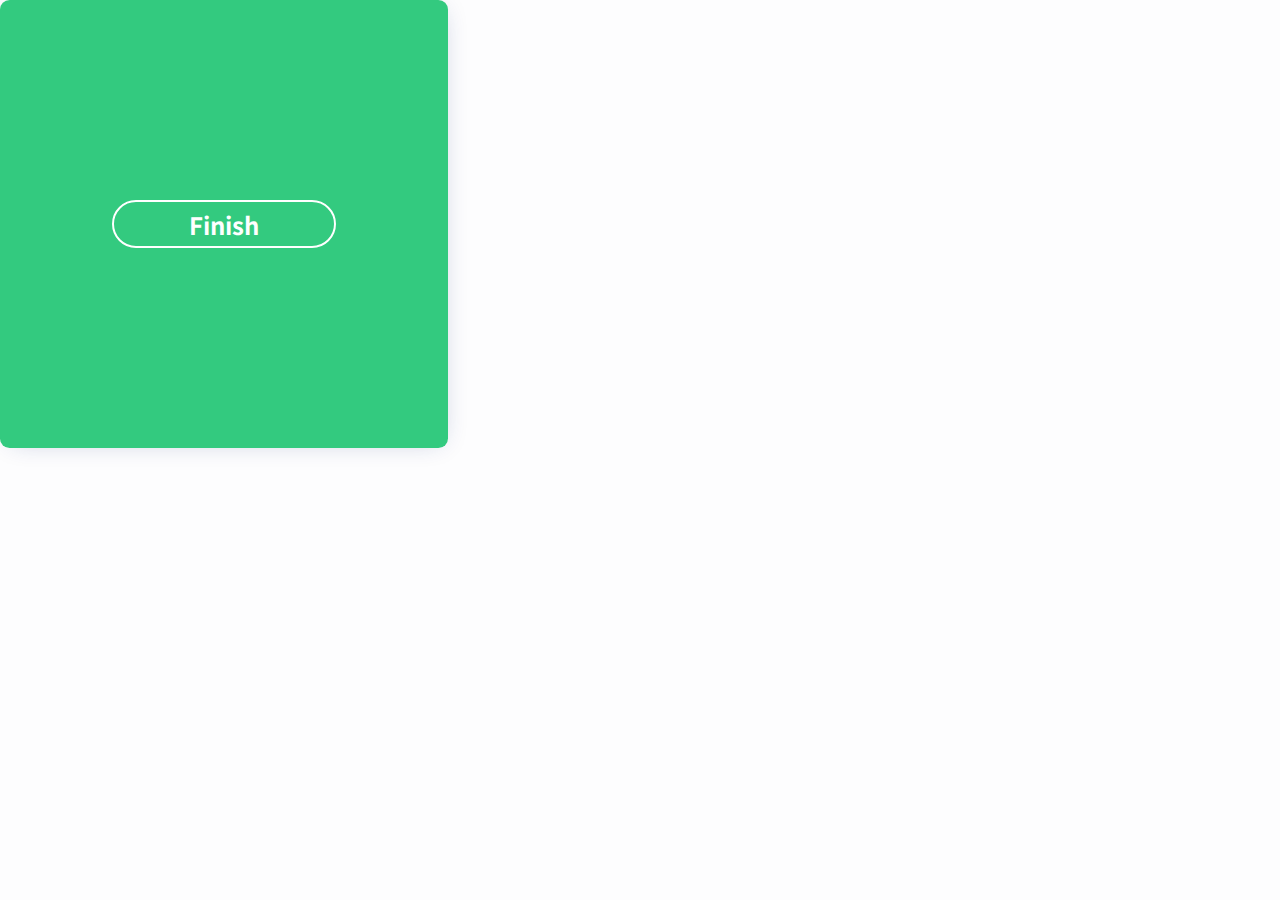
<file: Projects/coding_challenge/challenges/Challenge_004/index.html>
<!DOCTYPE html>
<html lang="en">

<head>
 <meta charset="UTF-8">
 <meta name="viewport" content="width=device-width, initial-scale=1.0">
 <link href="https://fonts.googleapis.com/css2?family=Noto+Sans+KR:wght@300;400;500;700&display=swap" rel="stylesheet">
 <link rel="stylesheet" href="style.css">
 <title>Document</title>
</head>

<body>
 <div class="card">
  <button class="finish button-text">Finish</button>
  <svg class="check"xmlns="http://www.w3.org/2000/svg" height="20" viewBox="-7.9 0 40 24" width="20">
   <path d="M0 0h24v24H0z" fill="none" />
   <path class="check"d="M9 16.2L4.8 12l-1.4 1.4L9 19 21 7l-1.4-1.4L9 16.2z" /></svg>
  <svg class="circle">
   <circle cx="1.5rem" cy="1.5rem" r="23px">
  </svg>

 </div>

 <script src="https://ajax.googleapis.com/ajax/libs/jquery/3.5.1/jquery.min.js"></script>
 <script src="index.js"></script>
</body>

</html>
</file>
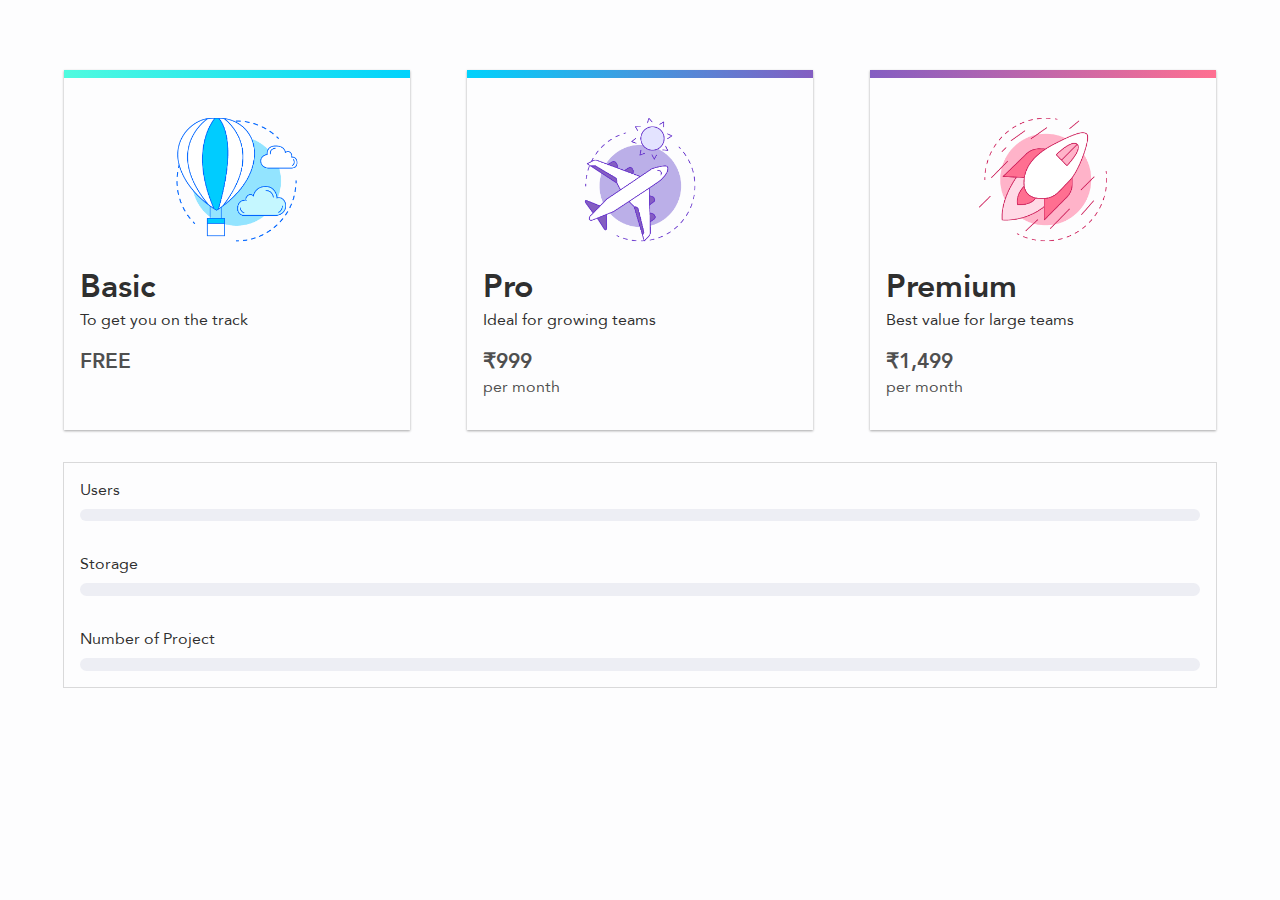
<file: Projects/coding_challenge/challenges/Challenge_015/index.html>
<!DOCTYPE html>
<html lang="en">

<head>
    <meta charset="UTF-8">
    <meta name="viewport" content="width=device-width, initial-scale=1.0">
    <link href="https://fonts.googleapis.com/css2?family=Noto+Sans+KR:wght@100;300;400;500;700&display=swap"
        rel="stylesheet">
    <link rel="stylesheet" href="style.css">
    <title>Document</title>
</head>

<body>
    <div class="container">
        <div class="cards-container">
            <div class="card" id="basic">
                <div class="grad1"></div>
                <img class="image special" src="Icons-01.png">
                <div class="text"> <div class="description caption">
                    <p class="bold">Basic</p>
                    <p class="caption">To get you on the track</p>
                </div>
                <div class="price caption">
                    <p class="bold2"> <strong> FREE</strong></p>
                </div></div>
               
            </div>
            <div class="card" id="pro">
                <div class="grad2"></div>
                <img class="image" src="Icons-03.png">
                <div class="text">
                    <div class="description">
                        <p class="bold">Pro</p>
                        <p class="caption">Ideal for growing teams</p>
                    </div>
                    <div class="price">
                        <p class="bold2"><strong> ₹999</strong></p>
                        <p class="caption">per month</p>
                    </div>
                </div>

            </div>
            <div class="card" id="premium">
                <div class="grad3"></div>
                <img class="image" src="Icons-02.png">
                <div class="text">
                    <div class="description">
                        <p class="bold">Premium</p>
                        <p class="caption">Best value for large teams</p>
                    </div>
                    <div class="price">
                        <p class="bold2"> <strong> ₹1,499</strong></p>
                        <p class="caption">per month</p>
                    </div>
                </div>

            </div>
        </div>
        <div class="features-container caption">
            <div class="features">
                <div class="features-desc">
                    <p>Users</p>
                    <p class="users"></p>
                </div>
                <div class="progress-bar">
                    <div class="users-fill"></div>
                </div>
            </div>
            <div class="features">
                <div class="features-desc">
                    <p>Storage</p>
                    <p class="storage"></p>
                </div>
                <div class="progress-bar">
                    <div class="storage-fill"></div>
                </div>
            </div>
            <div class="features">
                <div class="features-desc">
                    <p>Number of Project</p>
                    <p class="projects"></p>
                </div>
                <div class="progress-bar">
                    <div class="projects-fill"></div>
                </div>
            </div>
        </div>
    </div>
    <script src="https://ajax.googleapis.com/ajax/libs/jquery/3.5.1/jquery.min.js"></script>
    <script src="index.js"></script>
</body>

</html>
</file>
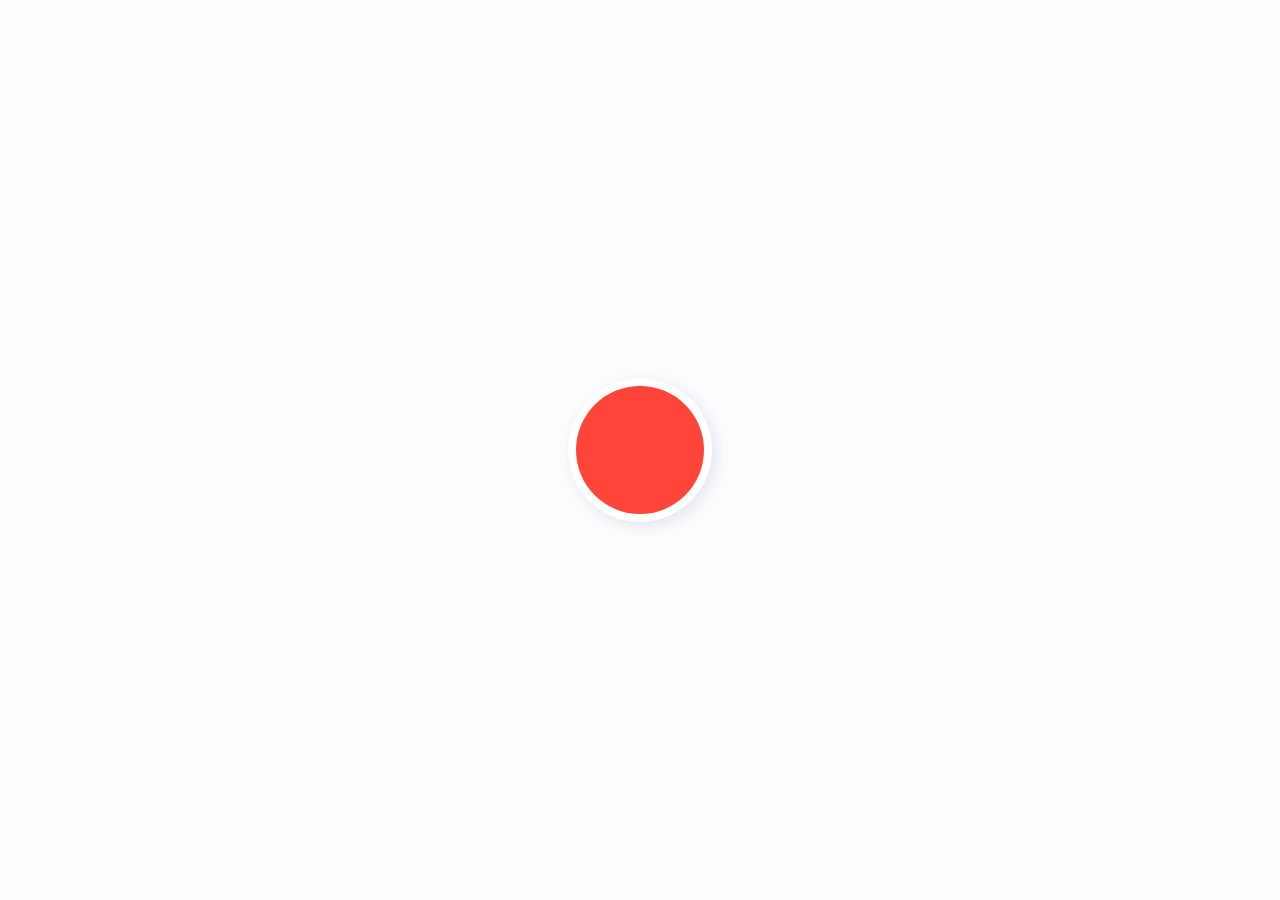
<file: Projects/coding_challenge/challenges/Challenge_018/index.html>
<!DOCTYPE html>
<html lang="en">

<head>
 <meta charset="UTF-8">
 <meta name="viewport" content="width=device-width, initial-scale=1.0">
 <link rel="stylesheet" href="style.css">
 <title>Document</title>
</head>

<body>
 <div class="container">
  <svg class="circle">
   <circle class="circle-core" cx="5rem" cy="5rem" r="4.5rem" />
  </svg>
  <div class="record"></div>
  <div class="recording">
   <span class="bar b1 bar-animate1"></span>
   <span class="bar b2 bar-animate2"></span>
   <span class="bar b3 bar-animate3"></span>
  </div>
 </div>
 <script src="https://ajax.googleapis.com/ajax/libs/jquery/3.5.1/jquery.min.js"></script>
 <script src="index.js"></script>
</body>

</html>
</file>
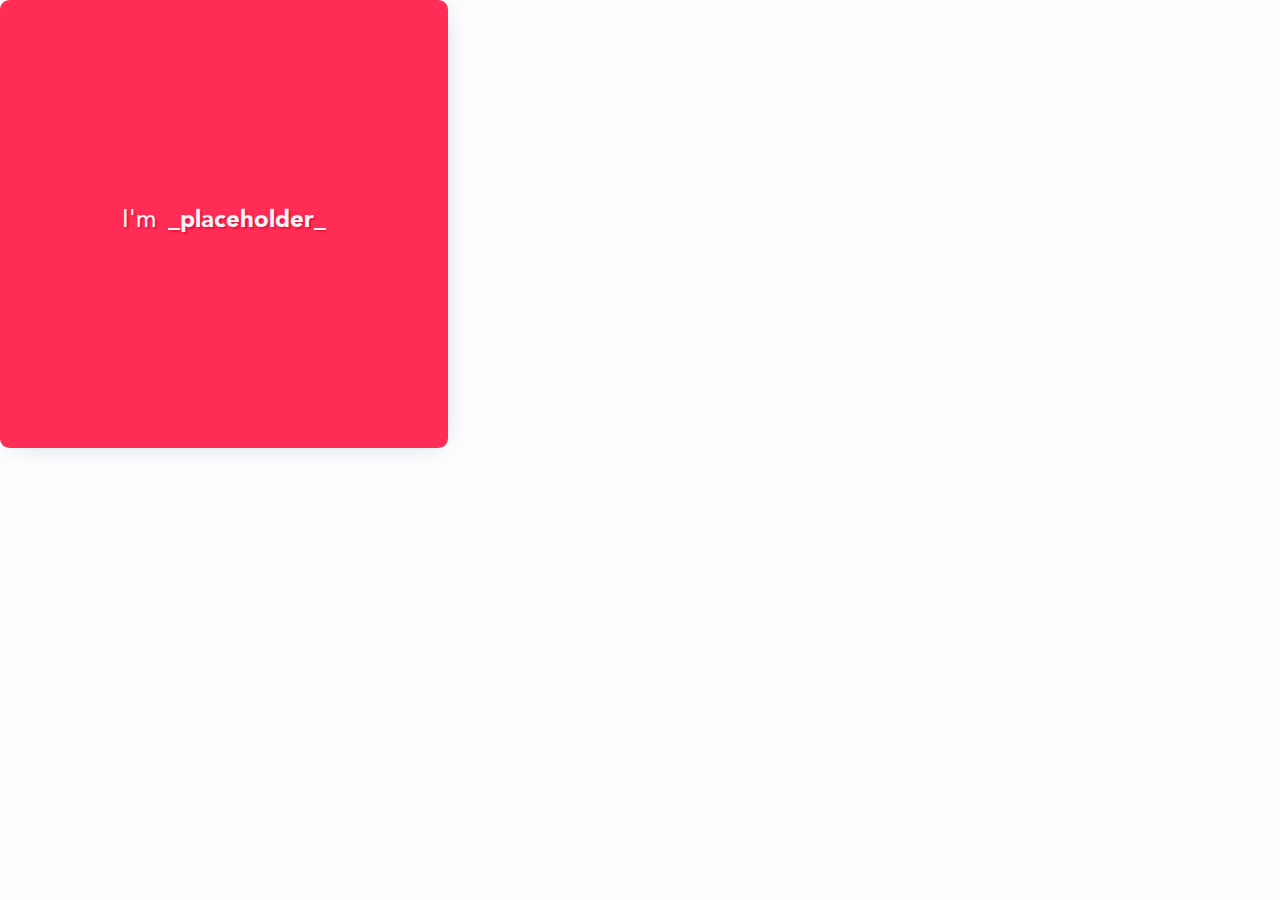
<file: Projects/coding_challenge/challenges/Challenge_020/index.html>
<!DOCTYPE html>
<html lang="en">

<head>
 <meta charset="UTF-8">
 <meta name="viewport" content="width=device-width, initial-scale=1.0">
 <title>Document</title>
 <link href="https://fonts.googleapis.com/css2?family=Noto+Sans+KR:wght@300;400;500;700&display=swap" rel="stylesheet">
 <link rel="stylesheet" href="style.css">
</head>

<body>
 <div class="card">
  <div class="carousel">
   <div class="pre bold2">
    I'm
   </div>
   <div class="outer bold">
    <div class="inner">
     <div class="element">_placeholder_</div>
     <div class="element">Batman</div>
     <div class="element">your father</div>
     <div class="element">behind you</div>
     <div class="element">_placeholder_</div>
    </div>
   </div>

  </div>
 </div>
</body>

</html>
</file>
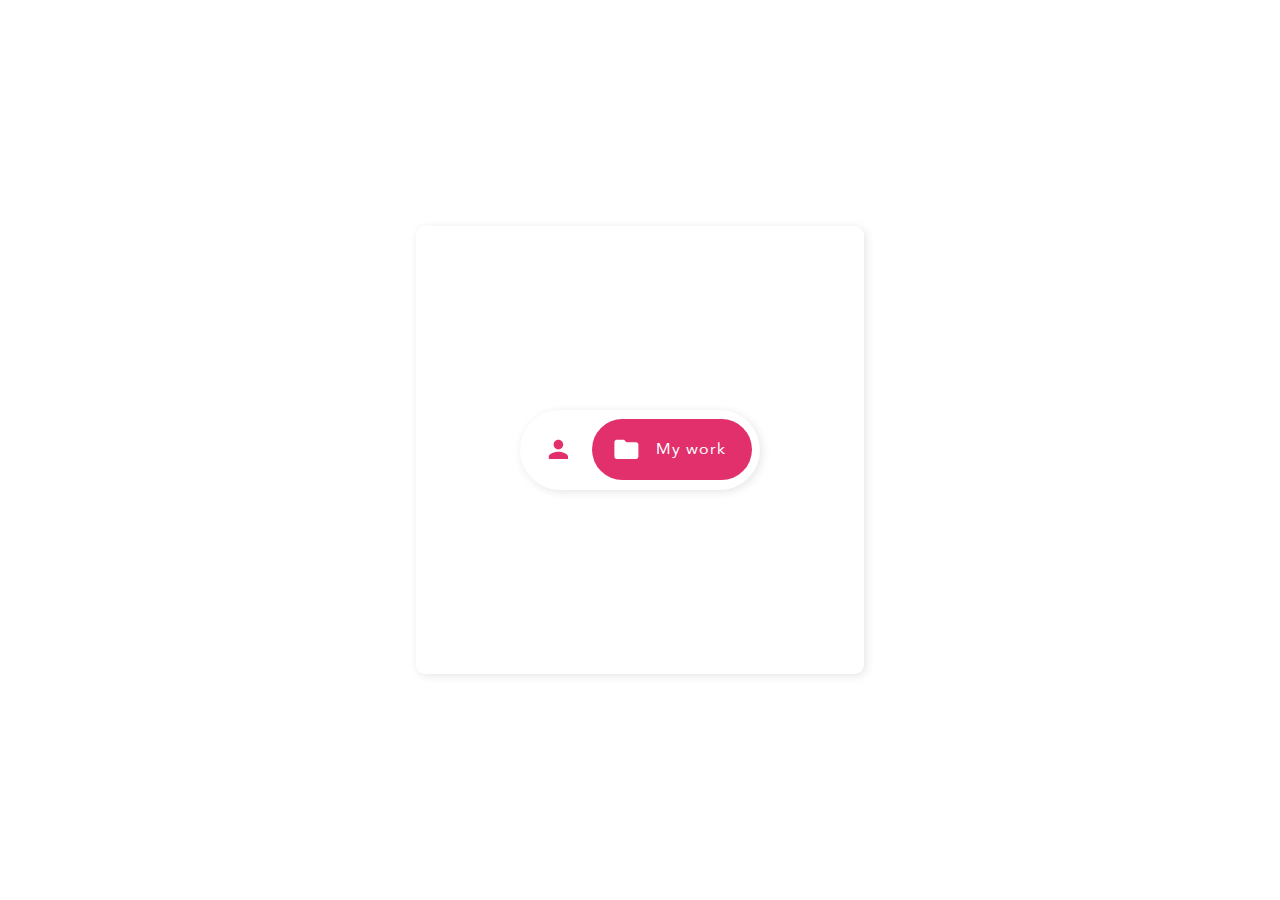
<file: Projects/coding_challenge/challenges/Challenge_030/index.html>
<!DOCTYPE html>
<html lang="en">

<head>
 <meta charset="UTF-8">
 <meta name="viewport" content="width=device-width, initial-scale=1.0">
 <title>Document</title>
 <link href="https://fonts.googleapis.com/css2?family=Noto+Sans+KR:wght@300;400;500;700&display=swap" rel="stylesheet">
 <link rel="stylesheet" href="style.css">
</head>

<body>
 <div class="card">
  <div class="button caption">
   <div class="mover"></div>
   <div class="left hide-text-left">
    <svg class="profile" xmlns="http://www.w3.org/2000/svg" height="24" viewBox="0 0 24 24" width="24">
     <path d="M0 0h24v24H0z" fill="none" />
     <path class="profile"
      d="M12 12c2.21 0 4-1.79 4-4s-1.79-4-4-4-4 1.79-4 4 1.79 4 4 4zm0 2c-2.67 0-8 1.34-8 4v2h16v-2c0-2.66-5.33-4-8-4z" />
    </svg>
    Know me</div>
   <div class="right ">
    <svg class="work" xmlns="http://www.w3.org/2000/svg" height="24" viewBox="0 0 24 24" width="24">
     <path d="M0 0h24v24H0z" fill="none" />
     <path class="work"
      d="M10 4H4c-1.1 0-1.99.9-1.99 2L2 18c0 1.1.9 2 2 2h16c1.1 0 2-.9 2-2V8c0-1.1-.9-2-2-2h-8l-2-2z" /></svg>
    My work</div>
  </div>
 </div>
 <script src="https://ajax.googleapis.com/ajax/libs/jquery/3.5.1/jquery.min.js"></script>
 <script src="index.js"></script>
</body>

</html>
</file>
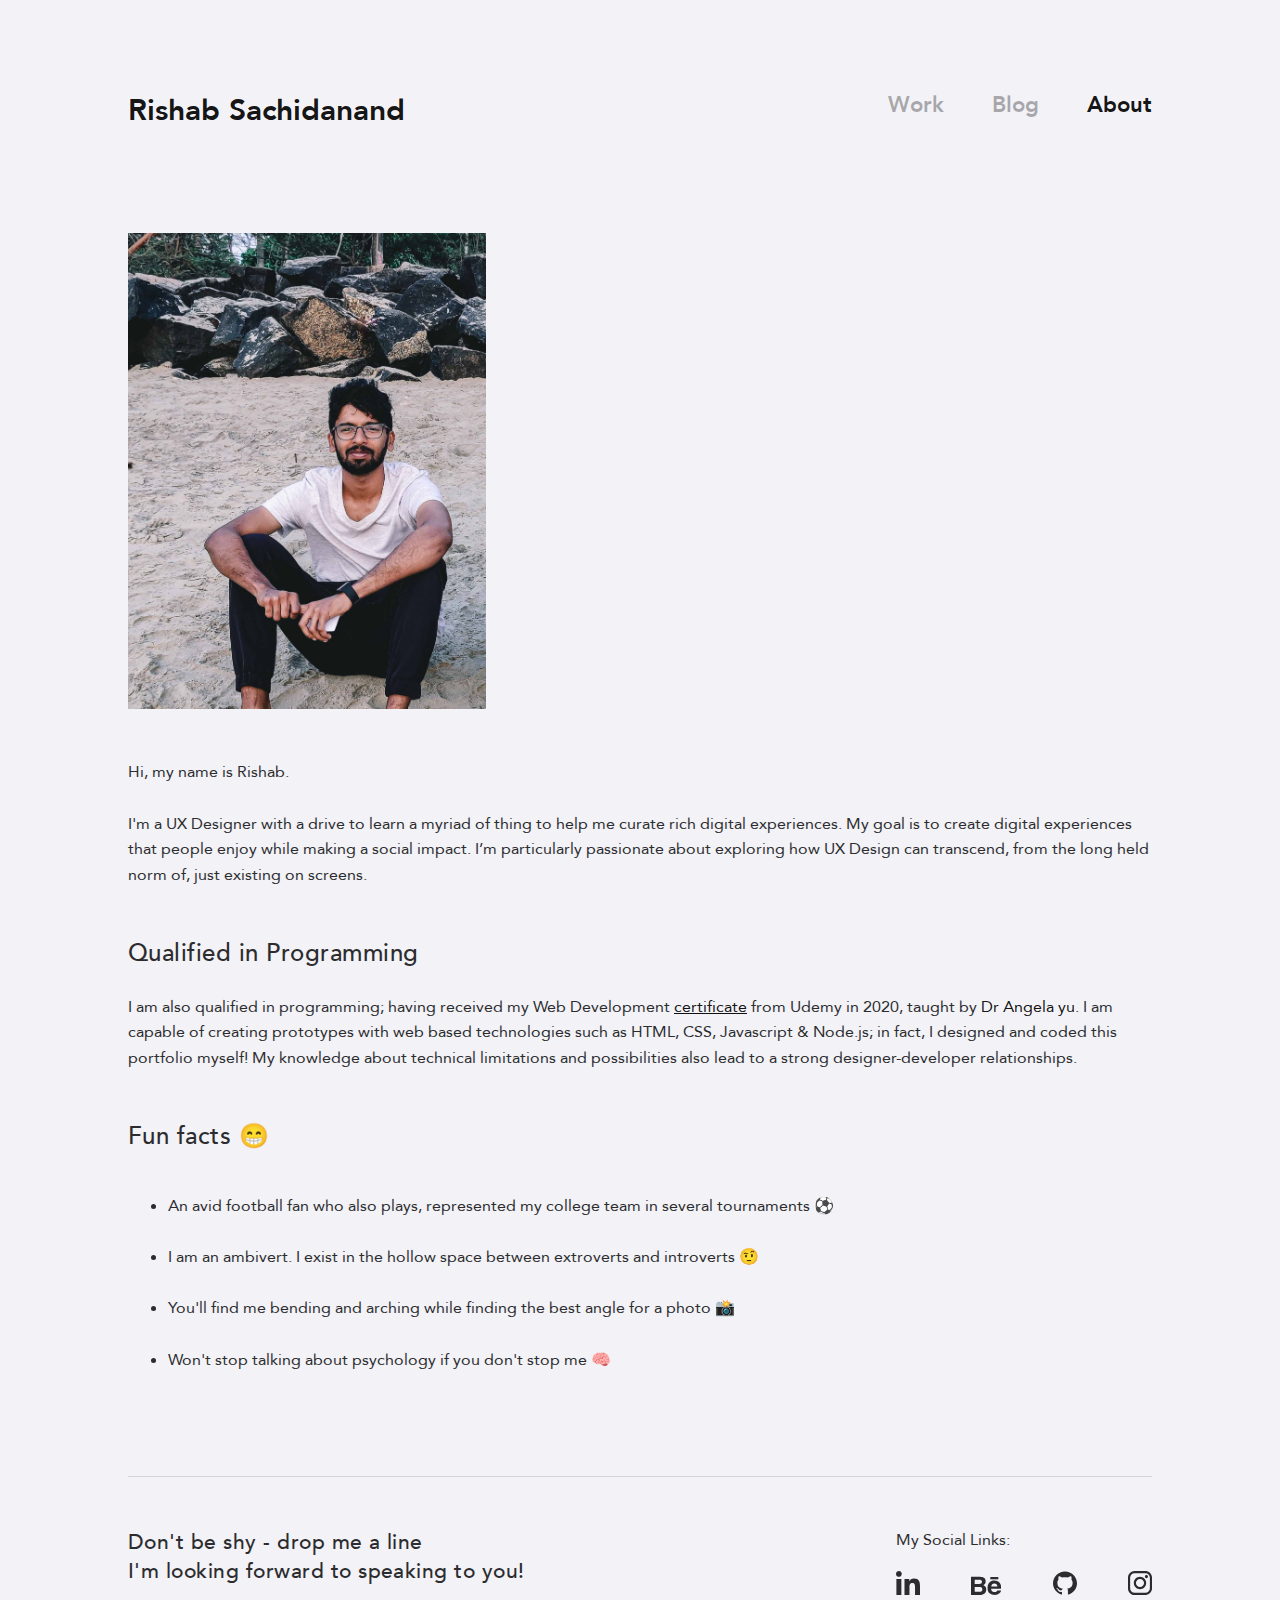
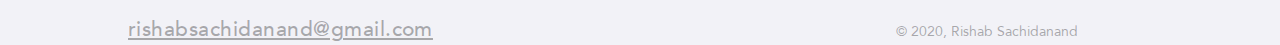
<file: About/about.html>
<!DOCTYPE html>
<html lang="en">

<head>
  <meta charset="UTF-8">
  <meta name="viewport" content="width=device-width, initial-scale=1.0">
  <link rel="apple-touch-icon" sizes="180x180" href="../favicon/apple-touch-icon.png">
  <link rel="icon" type="image/png" sizes="32x32" href="../favicon/favicon-32x32.png">
  <link rel="icon" type="image/png" sizes="16x16" href="../favicon/favicon-16x16.png">
  <link rel="manifest" href="../favicon/site.webmanifest">
  <link rel="mask-icon" href="../favicon/safari-pinned-tab.svg" color="#ff2d55">
  <meta name="msapplication-TileColor" content="#f2f2f7">
  <meta name="theme-color" content="#f2f2f7">
  <link rel="stylesheet" href="style.css">
  <title>About Me</title>
</head>

<body>
  <div class="header">
    <div class="nav_container">
      <div class="logo 
      h1"> <a href="../index.html">Rishab Sachidanand</a></div>
      <div class="nav-icon3">
        <span class="nav-icon3-bar"></span>
        <span class="nav-icon3-bar"></span>
        <span class="nav-icon3-bar"></span>
        <span class="nav-icon3-bar"></span>
      </div>
      <ul class="nav_items h2">
        <li class="link_items"> <a href="../index.html" style="color:rgb(44, 44, 46, 0.38);">Work</a></li>
        <li class="link_items"> <a href="../blogs/blogs.html" style="color:rgb(44, 44, 46, 0.38);">Blog</a></li>
        <li class="link_items"> <a href="about.html">About</a></li>
      </ul>
    </div>
    <div class="mobile_nav h1">
      <ul class="mobile_nav_items">
        <li class="mobile_items"> <a href="../../index.html">Work</a></li>
        <li class="mobile_items"><a href="https://medium.com/@rishabs" target="_blank">Blog</a></li>
        <li class="mobile_items"><a href="about.html">About</a></li>
      </ul>
    </div>
    <img class="image_me" src="Images/Me.jpg" alt="">

    <div class="me b2"> Hi, my name is Rishab.
      <br>
      <br>
      I'm a UX Designer with a drive to learn a myriad of thing to help me curate rich digital
      experiences.
      My goal is to create digital experiences that people enjoy while making a social impact. I’m particularly
      passionate
      about exploring how UX Design can transcend, from the long held norm of, just existing on screens.

      <!-------------------- end of para break ------------------->
      <br>
      <br>
      <br>
      <!-------------------- end of para break ------------------->

      <span class="h4"> Qualified in Programming </span>

      <!-------------------- subheading break ------------------->
      <br>
      <br>
      <!-------------------- subheading break ------------------->

      I am also qualified in programming; having received my Web Development <a
        href="https://www.udemy.com/certificate/UC-9043f16f-9bda-4769-8f3c-bb29da48ff35/" target="_blank"> <u> certificate</u></a> from
      Udemy in
      2020,
      taught
      by
      <a href="https://www.linkedin.com/in/angela-yu-963a584b/?originalSubdomain=uk" target="_blank"> Dr Angela yu</a>. I am
      capable
      of creating prototypes with web based technologies such as HTML, CSS, Javascript & Node.js; in fact, I designed
      and
      coded this portfolio myself! My knowledge about technical limitations and possibilities also lead to a strong
      designer-developer relationships.

      <!-------------------- end of para break ------------------->
      <br>
      <br>
      <br>
      <!-------------------- end of para break ------------------->

      <span class="h4"> Fun facts 😁 </span>

      <!-------------------- subheading break ------------------->
      <br>
      <br>
      <!-------------------- subheading break ------------------->

      <ul>
        <li>An avid football fan who also plays, represented my college team in several tournaments ⚽</li>
        <br>
        <li>I am an ambivert. I exist in the hollow space between extroverts and introverts 🤨</li>
        <br>
        <li>You'll find me bending and arching while finding the best angle for a photo 📸 </li>
        <br>
        <li>Won't stop talking about psychology if you don't stop me 🧠</li>
      </ul>



    </div>
    <footer>
      <div class="prompt h5">
        Don't be shy - drop me a line <br>
        I'm looking forward to speaking to you!
        <br>
        <br>
        <a class="contact-mail" href="mailto: rishabsachidanand@gmail.com"
          target="_blank">rishabsachidanand@gmail.com</a>
      </div>
      <div class="social-links b2">
        My Social Links:
        <div class="social-icons-container">
          <a class="social-icons" href="https://www.linkedin.com/in/rishbs/" target="_blank">
            <?xml version="1.0" encoding="UTF-8"?>
            <svg class="icons" enable-background="new 0 0 512 512" version="1.1" viewBox="0 0 512 512"
              xml:space="preserve" xmlns="http://www.w3.org/2000/svg">
              <style type="text/css">
                .st0 {
                  fill: #2C2C2E;
                }
              </style>
              <path class="st0"
                d="m511.9 512h0.1v-187.8c0-91.9-19.8-162.6-127.2-162.6-51.6 0-86.3 28.3-100.4 55.2h-1.5v-46.6h-101.8v341.8h106v-169.3c0-44.6 8.4-87.7 63.6-87.7 54.4 0 55.2 50.9 55.2 90.5v166.5h106z" />
              <path class="st0" d="M8.4,170.2h106.2V512H8.4L8.4,170.2z" />
              <path class="st0"
                d="M61.5,0C27.5,0,0,27.5,0,61.5s27.5,62.1,61.5,62.1S123,95.4,123,61.5C122.9,27.5,95.4,0,61.5,0z" />
            </svg>
            <span class="underline"></span></a>
          <a class="social-icons" href="https://www.behance.net/rishabsachidanand" target="_blank">
            <?xml version="1.0" encoding="utf-8"?>
            <!-- Generator: Adobe Illustrator 24.3.0, SVG Export Plug-In . SVG Version: 6.00 Build 0)  -->
            <svg class="icons" version="1.1" id="Layer_1" xmlns="http://www.w3.org/2000/svg"
              xmlns:xlink="http://www.w3.org/1999/xlink" x="0px" y="0px" viewBox="0 0 512 408.1"
              style="enable-background:new 0 0 512 408.1;" xml:space="preserve">
              <style type="text/css">
                .st0 {
                  fill: #2C2C2E;
                }
              </style>
              <path class="st0" d="M210.6,240.6c10.6-5.3,18.7-11.3,24.2-17.7c9.8-11.6,14.6-26.9,14.6-46c0-18.5-4.8-34.4-14.5-47.6
          	c-16.1-21.6-43.4-32.7-82-33.3H0v312.1h142.6c16.1,0,30.9-1.4,44.7-4.2c13.8-2.8,25.7-8.1,35.7-15.7c9-6.6,16.4-14.8,22.4-24.5
          	c9.4-14.7,14.1-31.3,14.1-49.8c0-17.9-4.1-33.2-12.3-45.7C238.9,255.6,226.7,246.4,210.6,240.6L210.6,240.6z M63.1,150.2H132
          	c15.1,0,27.6,1.6,37.4,4.9c11.3,4.7,17,14.3,17,28.9c0,13.1-4.3,22.2-12.9,27.4c-8.6,5.2-19.8,7.7-33.5,7.7H63.1
          	C63.1,219.1,63.1,150.2,63.1,150.2z M172,348.4c-7.6,3.7-18.3,5.5-32.1,5.5H63.1v-83.2H141c13.6,0.1,24.1,1.9,31.7,5.2
          	c13.4,6.1,20.1,17.2,20.1,33.5C192.8,328.7,185.9,341.6,172,348.4z" />
              <rect x="328.7" y="102.5" class="st0" width="135.6" height="38.8" />
              <path class="st0" d="M511.4,255.8c-2.8-18.1-9-34-18.7-47.7c-10.6-15.6-24-26.9-40.4-34.1c-16.3-7.2-34.6-10.8-55-10.8
          	c-34.3,0-62.1,10.7-83.6,32s-32.2,52-32.2,92c0,42.7,11.9,73.5,35.7,92.4c23.8,18.9,51.2,28.4,82.4,28.4c37.7,0,67.1-11.2,88-33.6
          	c13.4-14.1,21-28.1,22.7-41.7h-62.5c-3.6,6.8-7.8,12-12.6,15.9c-8.7,7-20,10.6-33.9,10.6c-13.2,0-24.4-2.9-33.8-8.7
          	c-15.4-9.3-23.5-25.5-24.5-48.7h170.5C513.7,281.7,513,266.4,511.4,255.8L511.4,255.8z M344.5,261.8c2.2-15,7.7-26.9,16.3-35.7
          	c8.6-8.8,20.9-13.2,36.5-13.2c14.4,0,26.5,4.1,36.3,12.4c9.7,8.4,15.2,20.5,16.3,36.5H344.5z" />
            </svg>

            <span class="underline"></span></a>
          <a class="social-icons" href="https://github.com/Rishab2000" target="_blank">
            <?xml version="1.0" encoding="UTF-8"?>
            <svg class="icons" enable-background="new 0 0 512 512" version="1.1" viewBox="0 0 512 512"
              xml:space="preserve" xmlns="http://www.w3.org/2000/svg">
              <style type="text/css">
                .st0 {
                  fill: #2C2C2E;
                }
              </style>
              <path class="st0"
                d="m256 10.7c-141.4 0-256 112.6-256 251.5 0 111.2 73.3 205.4 175 238.7 12.8 2.4 17.5-5.4 17.5-12.1 0-6-0.2-21.8-0.3-42.8-71.2 15.2-86.2-33.7-86.2-33.7-11.6-29-28.5-36.8-28.5-36.8-23.2-15.6 1.8-15.3 1.8-15.3 25.7 1.7 39.2 25.9 39.2 25.9 22.8 38.5 59.9 27.3 74.6 20.9 2.3-16.3 8.9-27.3 16.2-33.6-56.9-6.3-116.6-27.9-116.6-124.3 0-27.5 9.9-49.9 26.3-67.5-2.9-6.4-11.5-31.9 2.2-66.6 0 0 21.4-6.7 70.4 25.8 20.5-5.6 42.2-8.4 64-8.5 21.8 0.1 43.5 2.9 64 8.5 48.6-32.5 70.1-25.8 70.1-25.8 13.8 34.6 5.1 60.2 2.6 66.6 16.3 17.6 26.2 40 26.2 67.5 0 96.6-59.8 117.9-116.8 124.1 9 7.6 17.3 23 17.3 46.5 0 33.7-0.3 60.7-0.3 68.9 0 6.6 4.5 14.5 17.6 11.9 102.4-32.9 175.7-127.3 175.7-238.3 0-138.9-114.6-251.5-256-251.5z" />
            </svg>
            <span class="underline"></span></a>
          <a class="social-icons" href="https://www.instagram.com/rishab_sachidanand/" target="_blank">
            <?xml version="1.0" encoding="UTF-8"?>
            <svg class="icons" enable-background="new 0 0 169.1 169.1" version="1.1" viewBox="0 0 169.1 169.1"
              xml:space="preserve" xmlns="http://www.w3.org/2000/svg">
              <style type="text/css">
                .st0 {
                  fill: #2C2C2E;
                }
              </style>

              <path class="st0"
                d="m122.4 0h-75.7c-25.8 0-46.7 20.9-46.7 46.7v75.8c0 25.7 20.9 46.7 46.7 46.7h75.8c25.7 0 46.7-20.9 46.7-46.7v-75.8c-0.1-25.8-21.1-46.7-46.8-46.7zm31.7 122.4c0 17.5-14.2 31.7-31.7 31.7h-75.7c-17.5 0-31.7-14.2-31.7-31.7v-75.7c0-17.5 14.2-31.7 31.7-31.7h75.8c17.5 0 31.7 14.2 31.7 31.7l-0.1 75.7z" />
              <path class="st0"
                d="m84.5 41c-24 0-43.5 19.5-43.5 43.5s19.5 43.6 43.6 43.6 43.6-19.5 43.6-43.6c-0.1-24-19.6-43.5-43.7-43.5zm0 72.1c-15.7 0-28.6-12.8-28.6-28.6 0.1-15.7 12.9-28.5 28.6-28.5s28.6 12.8 28.6 28.6c0 15.7-12.8 28.5-28.6 28.5z" />
              <path class="st0"
                d="m129.9 28.3c-2.9 0-5.7 1.2-7.8 3.2s-3.2 4.9-3.2 7.8 1.2 5.7 3.2 7.8c2 2 4.9 3.2 7.8 3.2s5.7-1.2 7.8-3.2 3.2-4.9 3.2-7.8-1.2-5.7-3.2-7.8-4.9-3.2-7.8-3.2z" />

            </svg>
            <span class="underline"></span></a>
        </div>
        <br>
        <div class="footer-copyright caption2">© 2020, Rishab Sachidanand
        </div>
      </div>
    </footer>
    <script src="https://ajax.googleapis.com/ajax/libs/jquery/3.5.1/jquery.min.js"></script>
    <script src="index.js"></script>
</body>


</html>
</file>
<file: style.css>
/* css rules
selectors ==== for example H1{}
decleration block ==== {}
declaration
property: value;

GENRAL RULES
ID === #id_name (unique)

Class === .class_name (can be resused)

DIV ==== div, not inline, block level elment (groups elements under the tag)

SPAN ==== span, inline element (groups elements under the tag)

INHERITANCE the parent style will be inherited by the children element, will work until the child element doesn't have a style

LAST RULE AND SPECIFICITY applies the last style and ignores the first one

Universal selector ===== * (least amoint specificity)

Relative percentages depend on the parent element

em values = relative and depends on the parent

1em = 16px (default browser styles)

rem = relative depends on root (html{value = root size}
1 rem = 16px

vh = height = percentage of the screen

vw = width = percentage of the screen

typograpgy - line-height, letter-spacing, text-transform, word-spacing, text-decoration

Colours
#ff0047
#ff4674

h1 1.1em + 1vw
h2 1em + 0.5vw
h3 0.7em + 1vw
*/

:root {
  --title-colour: rgb(44, 44, 46);
  --desc-colour: rgb(44, 44, 46, 0.83);
  --link-hover-colour: #be203d;
  --red: #ff2d55;
  --bg-colour: #f6f6f6;
}

body {
  width: 100%;
  height: 100vh;
  padding-top: 1px;
  margin: -1px 0 0 0;
  box-sizing: border-box;
  background: var(--bg-colour);
}

@font-face {
  font-family: "avenir-roman";
  src: url(/Fonts/Avenir/Avenir-Roman.ttf);
}

@font-face {
  font-family: "avenir-book";
  src: url(/Fonts/Avenir/Avenir-Book.ttf);
}

@font-face {
  font-family: "avenir-medium";
  src: url(/Fonts/Avenir/Avenir-Medium.ttf);
}

@font-face {
  font-family: "avenir-bold";
  src: url(/Fonts/Avenir/Avenir-Heavy.ttf);
}

@font-face {
  font-family: "avenir-black";
  src: url(/Fonts/Avenir/Avenir-Black.ttf);
}

footer {
  margin: 10% auto 2% auto;
  padding-top: 5%;
  display: flex;
  align-items: center;
  justify-content: space-between;
  width: 80%;
  border-top: 1px solid rgba(8, 8, 8, 0.14);
}

a {
  text-decoration: none;
  color: var(--title-colour);
}

a:hover {
  color: var(--link-hover-colour) !important;
}

p {
  margin: 0em;
}

.h1 {
  font-family: "avenir-bold", "Open Sans", Helvetica, Arial, sans-serif;
  font-size: calc(1.1em + 1vw);
  color: var(--title-colour);
}

.h2 {
  font-family: "avenir-bold", "Open Sans", Helvetica, Arial, sans-serif;
  font-size: calc(1em + 0.5vw);
  color: var(--title-colour);
}

.h3 {
  font-family: "avenir-medium", "Open Sans", Helvetica, Arial, sans-serif;
  font-size: calc(0.7em + 1vw);
  color: var(--title-colour);
}

.h4 {
  font-family: "avenir-medium", "Open Sans", Helvetica, Arial, sans-serif;
  font-size: calc(0.7em + 1vw);
  color: var(--title-colour);
  font-weight: 600;
  line-height: 1.2em;
  letter-spacing: 0.03rem;
}

.h5 {
  font-family: "avenir-medium", "Open Sans", Helvetica, Arial, sans-serif;
  font-size: calc(0.5em + 1vw);
  line-height: 1.4em;
  letter-spacing: 0.03rem;
  color: var(--title-colour);
}

.h6 {
  font-family: "avenir-medium", "Open Sans", Helvetica, Arial, sans-serif;
  font-size: calc(0.2em + 1vw);
  font-weight: 600;
  line-height: 1.2em;
  letter-spacing: 0.03rem;
  color: var(--title-colour);
}

.b1 {
  font-family: "avenir-roman", "Open Sans", Helvetica, Arial, sans-serif;
  font-size: calc(0.3em + 1vw);
  line-height: 1.6em;
  color: var(--desc-colour);
}

.b2 {
  font-family: "avenir-roman", "Open Sans", Helvetica, Arial, sans-serif;
  font-weight: normal;
  line-height: 1.6em;
  color: var(--desc-colour);
  font-size: calc(0.2em + 1vw);
}

.button1 {
  font-family: "avenir-medium", "Open Sans", Helvetica, Arial, sans-serif;
  font-size: calc(0.03em + 1vw);
  color: var(--desc-colour);
}

.caption {
  font-family: "avenir-roman", "Open Sans", Helvetica, Arial, sans-serif;
  font-size: calc(0.05em + 1vw);
  color: rgb(44, 44, 46, 0.38);
}

.header {
  width: 80%;
  height: max-content;
  margin: 7% auto 0 auto;
}

.nav_container {
  display: flex;
  justify-content: space-between;
}

.nav_items {
  list-style-type: none;
  display: flex;
  flex-direction: row;
  margin: 0;
}

.link_items {
  padding-left: 3rem;
}

.mobile_nav {
  display: none;
}

.button_right:hover {
  color: var(--link-hover-colour) !important;
}

.button_left:hover {
  color: var(--link-hover-colour) !important;
}

/* hamburger design */

.icon-bar {
  width: 2rem;
  height: 0.14rem;
  background-color: var(--title-colour);
  display: block;
  transition: all 0.2s;
  margin-top: 0.4rem;
  outline: none;
}

.navbar-toggler {
  outline: none;
  border: none;
  background: transparent !important;
  padding: 0 0 2% 0;
}

.navbar-toggler:focus,
.navbar-toggler:active,
.navbar-toggler-icon:focus {
  outline: none;
  box-shadow: none;
}

/* Hamburger animation */

.navbar-toggler .top-bar {
  transform: rotate(45deg);
  transform-origin: 10% 10%;
}

.navbar-toggler .middle-bar {
  opacity: 0;
}

.navbar-toggler .bottom-bar {
  transform: rotate(-45deg);
  transform-origin: 10% 90%;
}

.navbar-toggler.collapsed .top-bar {
  transform: rotate(0);
}

.navbar-toggler.collapsed .middle-bar {
  opacity: 1;
}

.navbar-toggler.collapsed .bottom-bar {
  transform: rotate(0);
}

.intro_text1 {
  color: var(--red);
  clear: both;
  display: block;
}

.intro_text2 {
  padding-right: 71%;
  margin: 10% 0 6%;
  clear: both;
}

.container_right {
  width: 40%;
  height: calc(32rem + 10vw);
  display: flex;
  flex-direction: column;
  justify-content: center;
}

.container_left {
  width: 60%;
  height: calc(32rem + 10vw);
  display: flex;
  flex-direction: column;
  justify-content: center;
}

.image_left {
  float: left;
  width: 60%;
  height: calc(32rem + 10vw);
  overflow: hidden;
}

.image_right {
  float: right;
  width: 40%;
  height: calc(32rem + 10vw);
  overflow: hidden;
}

.first {
  /* background: url("images/1920/sdplus_mockup1.png"); */
  background-size: cover;
  /* background-color: khaki; */
  background-position: 51% 0px;
  background-repeat: no-repeat;
  width: 100%;
  height: 100%;
}

.second {
background-color: #be203d;
  background-size: cover;
  background-repeat: no-repeat;
  background-position: 50% 50%;
  width: 100%;
  height: 100%;
}

.third {
  /* background: url("images/1920/CSS_Challenges_Portfolio.svg"); */
  /* background: url("images/1920/chiral2.png"); */
  background-size: cover;
  background-repeat: no-repeat;
  background-position: 51% 0px;
  width: 100%;
  height: 100%;
}

.fourth {
  /* background: url("images/1920/behance1.png"); */
  background-size: cover;
  background-repeat: no-repeat;
  background-position: 45%;
  width: 100%;
  height: 100%;
}

.fifth {
  /* background: url("images/1920/Web4.png"); */
  background-size: cover;
  background-repeat: no-repeat;
  background-position: 51%;
  width: 100%;
  height: 100%;
}

.text_right {
  padding: 0px 25% 0px;
}

.text_left {
  padding: 0px 17% 0px;
}

.desc_right {
  text-align: left;

  padding: 10% 25% 0px;
}

.desc_left {
  text-align: left;
  padding: 6% 38% 0px 17%;
}

.button_right {
  text-align: center;
  border-style: solid;
  border-width: medium;
  width: 12%;
  margin: 10% 25% 0 25%;
  color: var(--red);
}

.button_left {
  text-align: center;
  border-style: solid;
  border-width: medium;
  width: 8%;
  margin: 6.4% 17.2% 0 17.2%;
  color: var(--red);
}

.button_text {
  margin: 34% auto;
}

/* footer styles */

.contact-mail {
  color: rgba(0, 0, 0, 0.38);
  text-decoration: underline;
}

.social-links {
  display: flex;
  flex-flow: column;
  align-items: flex-start;
  justify-content: space-between;
  align-self: start;
  height: 100%;
  width: 25%;
}

.social-icons-container {
  display: flex;
  flex-flow: row;
  align-items: flex-end;
  justify-content: space-between;
  width: 100%;
  margin-top: 7%;
}

.social-icons {
  height: 1.5rem;
}

.icons {
  height: inherit;
}

.icons:hover~.underline {
  width: 100%;
}

.underline {
  display: block;
  width: 0%;
  border-top: 2px solid rgba(0, 0, 0, 0.14);
  transition: width 0.2s ease-in-out;
}

@media only screen and (max-width: 992px) {
  p {
    margin: 0em;
  }

  .h1 {
    font-family: "avenir-bold", "Open Sans", Helvetica, Arial, sans-serif;
    font-size: calc(1em + 1vw);
  }

  .h2 {
    font-family: "avenir-bold", "Open Sans", Helvetica, Arial, sans-serif;
    font-size: calc(0.6em + 1vw);
  }

  .h3 {
    font-family: "avenir-medium", "Open Sans", Helvetica, Arial, sans-serif;
    font-size: calc(0.8em + 1vw);
  }

  .h4 {
    font-family: "avenir-medium", "Open Sans", Helvetica, Arial, sans-serif;
    font-size: calc(1em + 1vw);
    font-weight: 600;
    line-height: 1.2em;
    letter-spacing: 0.03rem;
  }

  .h5 {
    font-family: "avenir-medium", "Open Sans", Helvetica, Arial, sans-serif;
    font-size: calc(0.5em + 1vw);
    font-weight: 600;
    line-height: 1.2em;
    letter-spacing: 0.03rem;
  }

  .h6 {
    font-family: "avenir-medium", "Open Sans", Helvetica, Arial, sans-serif;
    font-size: calc(0.1em + 1vw);
    font-weight: 600;
    line-height: 1.2em;
    letter-spacing: 0.03rem;
  }

  .b1 {
    font-family: "avenir-roman", "Open Sans", Helvetica, Arial, sans-serif;
    font-size: calc(0.4em + 1vw);
    line-height: 1.6em;
  }

  .b2 {
    font-family: "avenir-roman", "Open Sans", Helvetica, Arial, sans-serif;
    font-weight: normal;
    line-height: 1.6em;
    font-size: calc(0.4em + 1vw);
  }

  .button1 {
    font-family: "avenir-medium", "Open Sans", Helvetica, Arial, sans-serif;
    font-size: calc(0.2em + 1vw);
  }

  .caption {
    font-family: "avenir-medium", "Open Sans", Helvetica, Arial, sans-serif;
    font-size: calc(0.2em + 1vw);
    color: rgb(44, 44, 46, 0.38);
  }

  .intro_text1 {
    margin-top: 10%;
    clear: both;
    display: block;
  }

  .intro_text2 {
    padding-right: 45%;
    margin-top: 10%;
    clear: both;
  }

  /* Image styles */

  .image_left {
    width: 100%;
    height: calc(35em + 1vw);
  }

  .image_right {
    width: 100%;
    height: calc(35em + 3vw);
  }

  .first {
    background: url("images/1920/sdplus_mockup.webp");
    background-size: cover;
    background-position: 51% 0px;
    background-repeat: no-repeat;
    width: 100%;
    height: 100%;
  }

  .second {
    background: url("images/1920/chiral2.webp");
    background-size: cover;
    background-repeat: no-repeat;
    background-position: 51% 51%;
    transform: scale(1.3);
    width: 100%;
    height: 100%;
  }

  .third {
    background: url("images/1920/2.webp");
    /* margin-top: 13%; */
    background-size: cover;
    background-repeat: no-repeat;
    background-position: 53% 0px;
    width: 100%;
    height: 100%;
  }

  .fourth {
    background: url("images/iPhone\ X_MockUp2.png");
    background-size: cover;
    background-repeat: no-repeat;
    background-position: 65% 0px;
    width: 100%;
    height: 100%;
  }

  .fifth {
    background: url("images/1920/Web4.png");
    background-size: cover;
    background-repeat: no-repeat;
    background-position: 60% 0px;
    width: 100%;
    height: 100%;
  }

  /* project details container */

  .container_right {
    width: 100%;
    height: 50%;
    padding-top: 16%;
    display: flex;
    flex-direction: column;
    justify-content: center;
    margin-bottom: 8%;
  }

  .container_left {
    width: 100%;
    height: 50%;
    padding-top: 13%;
    display: flex;
    flex-direction: column;
    justify-content: center;
    margin-bottom: 8%;
  }

  /* project heading style */

  .text_right {
    padding: 0px 10% 0px;
  }

  .text_left {
    padding: 0px 10% 0px;
  }

  /* project description style */

  .desc_right {
    text-align: left;
    padding: 5% 40% 0px 10%;
  }

  .desc_left {
    text-align: left;
    padding: 5% 40% 0px 10%;
  }

  /* button style */

  .button_right {
    text-align: center;
    border-style: solid;
    border-width: 3px;
    width: 7%;
    margin: 5% 10.2% 10% 10.2%;
  }

  .button_left {
    text-align: center;
    border-style: solid;
    border-width: 3px;
    /* background-color: darkblue; */
    width: 7%;
    margin: 5% 10.2% 10% 10.2%;
  }

  .button_text {
    margin: 37% auto;
  }
}

@media only screen and (max-width: 768px) {
  footer {
    margin: 10% auto 2% auto;
    padding-top: 5%;
    display: flex;
    flex-flow: column;
    align-items: flex-start;
    justify-content: space-between;
    border-top: 1px solid rgba(8, 8, 8, 0.14);
  }

  .intro_text1 {
    margin-top: 0;
  }

  .nav-icon3 {
    z-index: 200;
    margin-top: 1.4%;
    width: 1.6rem;
    height: 1rem;
    position: relative;
    -webkit-transform: rotate(0deg);
    -moz-transform: rotate(0deg);
    -o-transform: rotate(0deg);
    transform: rotate(0deg);
    -webkit-transition: 0.5s ease-in-out;
    -moz-transition: 0.5s ease-in-out;
    -o-transition: 0.5s ease-in-out;
    transition: 0.5s ease-in-out;
    cursor: pointer;
  }

  .nav-icon3-bar {
    background: var(--title-colour);
    z-index: 200;
    display: block;
    position: absolute;
    height: 2px;
    width: 100%;
    border-radius: 9px;
    opacity: 1;
    left: 0;
    -webkit-transform: rotate(0deg);
    -moz-transform: rotate(0deg);
    -o-transform: rotate(0deg);
    transform: rotate(0deg);
    -webkit-transition: 0.25s ease-in-out;
    -moz-transition: 0.25s ease-in-out;
    -o-transition: 0.25s ease-in-out;
    transition: 0.25s ease-in-out;
  }

  .nav-icon3 span:nth-child(1) {
    top: 0px;
  }

  .nav-icon3 span:nth-child(2),
  .nav-icon3 span:nth-child(3) {
    top: 7px;
  }

  .nav-icon3 span:nth-child(4) {
    top: 14px;
  }

  .nav-icon3.open span:nth-child(1) {
    top: 18px;
    width: 0%;
    left: 50%;
  }

  .nav-icon3.open span:nth-child(2) {
    -webkit-transform: rotate(45deg);
    -moz-transform: rotate(45deg);
    -o-transform: rotate(45deg);
    transform: rotate(45deg);
  }

  .nav-icon3.open span:nth-child(3) {
    -webkit-transform: rotate(-45deg);
    -moz-transform: rotate(-45deg);
    -o-transform: rotate(-45deg);
    transform: rotate(-45deg);
  }

  .nav-icon3.open span:nth-child(4) {
    top: 18px;
    width: 0%;
    left: 50%;
  }

  .nav_items {
    position: relative;
    display: none;
  }

  .mobile_nav {
    display: flex;
    flex-wrap: wrap;
    position: fixed;
    z-index: -1;
    top: 0;
    left: 0;
    width: 100vw;
    height: 100vh;
    background-color: var(--bg-colour);
    transition: opacity 0.5s;
    opacity: 0;
  }

  .show {
    z-index: 100;
    visibility: visible !important;
    opacity: 1 !important;
  }

  .mobile_nav_items {
    text-align: center;
    list-style-type: none;
    padding: 0;
    margin: auto;
  }

  .mobile_items {
    padding: 10% 0 0 0;
  }

  .image_left {
    width: 100%;
    height: calc(34em + 1vw);
  }

  .image_right {
    width: 100%;
    height: calc(34em + 1vw);
  }

  .first {
    background-size: cover;
    background-position: 51% 0px;
    background-repeat: no-repeat;
    width: 100%;
    height: 100%;
  }

  .second {
    background-size: cover;
    background-repeat: no-repeat;
    background-position: 51% 51%;
    transform: scale(1.2);
    width: 100%;
    height: 100%;
  }

  .third {
    /* margin-top: 13%; */
    background-size: cover;
    background-repeat: no-repeat;
    background-position: 53% 0px;
    width: 100%;
    height: 100%;
  }

  .fourth {
    background-size: cover;
    background-repeat: no-repeat;
    background-position: 65% 0px;
    width: 100%;
    height: 100%;
  }

  .fifth {
    background-size: cover;
    background-repeat: no-repeat;
    background-position: 60% 0px;
    width: 100%;
    height: 100%;
  }

  .button_right {
    text-align: center;
    border-style: solid;
    border-width: 2.4px;
    width: 7%;
    margin: 5% 10.2% 10% 10.2%;
  }

  .button_left {
    text-align: center;
    border-style: solid;
    border-width: 2.4px;
    /* background-color: darkblue; */
    width: 7%;
    margin: 5% 10.2% 10% 10.2%;
  }

  /* footer styles */

  .social-icons {
    height: 1.3rem;
  }

  .social-links {
    margin-top: 5%;
    width: 40%;
  }
}

@media only screen and (max-width: 576px) {
  .h1 {
    font-family: "avenir-bold", "Open Sans", Helvetica, Arial, sans-serif;
    font-size: calc(1.3em + 1vw);
  }

  .h2 {
    font-family: "avenir-bold", "Open Sans", Helvetica, Arial, sans-serif;
    font-size: calc(1.2em + 1vw);
  }

  .h3 {
    font-family: "avenir-medium", "Open Sans", Helvetica, Arial, sans-serif;
    font-size: calc(0.9em + 1vw);
  }

  .h4 {
    font-family: "avenir-medium", "Open Sans", Helvetica, Arial, sans-serif;
    font-size: calc(0.9em + 1vw);
    font-weight: 600;
    line-height: 1.2em;
    letter-spacing: 0.03rem;
  }

  .h5 {
    font-family: "avenir-medium", "Open Sans", Helvetica, Arial, sans-serif;
    font-size: calc(0.7em + 1vw);
    font-weight: 600;
    line-height: 1.5em;
    letter-spacing: 0.03rem;
  }

  .h6 {
    font-family: "avenir-medium", "Open Sans", Helvetica, Arial, sans-serif;
    font-size: calc(0.4em + 1vw);
    font-weight: 600;
    line-height: 1.2em;
    letter-spacing: 0.03rem;
  }

  .sh1 {
    font-family: "avenir-medium", "Open Sans", Helvetica, Arial, sans-serif;
    font-size: calc(0.9em + 1vw);
    margin-bottom: 3%;
    line-height: 1.6rem;
    letter-spacing: 0.03rem;
  }

  .b1 {
    font-family: "avenir-book", "Open Sans", Helvetica, Arial, sans-serif;
    font-size: calc(0.8em + 1vw);
    line-height: 1.4em;
  }

  .b2 {
    font-family: "avenir-book", "Open Sans", Helvetica, Arial, sans-serif;
    font-weight: normal;
    line-height: 1.6em;
    font-size: calc(0.7em + 1vw);
  }

  .b3 {
    font-family: "avenir-roman", "Open Sans", Helvetica, Arial, sans-serif;
    letter-spacing: 0.5px;
    font-size: calc(0.4em + 1vw);
  }

  .caption {
    font-family: "avenir-book", "Open Sans", Helvetica, Arial, sans-serif;
    line-height: 1.6em;
    font-size: calc(0.3em + 1vw);
  }

  .caption2 {
    font-family: "avenir-roman", "Open Sans", Helvetica, Arial, sans-serif;
    line-height: 1.6em;
    font-size: calc(0.3em + 1vw);
  }

  .button1 {
    font-family: "avenir-medium", "Open Sans", Helvetica, Arial, sans-serif;
    font-size: calc(0.4em + 1vw);
  }

  .nav-icon3 {
    z-index: 200;
    margin-top: 4%;
    width: 1.6rem;
    height: 1rem;
    position: relative;
    -webkit-transform: rotate(0deg);
    -moz-transform: rotate(0deg);
    -o-transform: rotate(0deg);
    transform: rotate(0deg);
    -webkit-transition: 0.5s ease-in-out;
    -moz-transition: 0.5s ease-in-out;
    -o-transition: 0.5s ease-in-out;
    transition: 0.5s ease-in-out;
    cursor: pointer;
  }

  .nav-icon3-bar {
    z-index: 200;
    display: block;
    position: absolute;
    height: 2px;
    width: 100%;
    background: var(--title-colour);
    border-radius: 9px;
    opacity: 1;
    left: 0;
    transition: background-color 0.5s linear;
    -webkit-transform: rotate(0deg);
    -moz-transform: rotate(0deg);
    -o-transform: rotate(0deg);
    transform: rotate(0deg);
    -webkit-transition: 0.25s ease-in-out;
    -moz-transition: 0.25s ease-in-out;
    -o-transition: 0.25s ease-in-out;
    transition: 0.25s ease-in-out;
  }

  .nav-icon3 span:nth-child(1) {
    top: 0px;
  }

  .nav-icon3 span:nth-child(2),
  .nav-icon3 span:nth-child(3) {
    top: 7px;
  }

  .nav-icon3 span:nth-child(4) {
    top: 14px;
  }

  .nav-icon3.open span:nth-child(1) {
    top: 18px;
    width: 0%;
    left: 50%;
  }

  .nav-icon3.open span:nth-child(2) {
    -webkit-transform: rotate(45deg);
    -moz-transform: rotate(45deg);
    -o-transform: rotate(45deg);
    transform: rotate(45deg);
  }

  .nav-icon3.open span:nth-child(3) {
    -webkit-transform: rotate(-45deg);
    -moz-transform: rotate(-45deg);
    -o-transform: rotate(-45deg);
    transform: rotate(-45deg);
  }

  .nav-icon3.open span:nth-child(4) {
    top: 18px;
    width: 0%;
    left: 50%;
  }

  .nav_items {
    position: unset;
    display: none;
  }

  .mobile_nav {
    text-align: center;
  }

  .mobile_nav_items {
    list-style-type: none;
    padding: 0;
    margin: auto;
  }

  .mobile_items {
    padding: 10% 0;
  }

  .intro_text2 {
    padding-right: 10%;
    margin: 10% 0 20% 0;
    clear: both;
  }

  .container_right {
    width: 100%;
    height: fit-content;
    padding-top: 10%;
    display: flex;
    flex-direction: column;
    justify-content: center;
    margin-bottom: 8%;
  }

  .container_left {
    width: 100%;
    height: fit-content;
    padding-top: 10%;
    display: flex;
    flex-direction: column;
    justify-content: center;
    margin-bottom: 8%;
  }

  .text_right {
    padding: 0px 10% 0px;
  }

  .text_left {
    padding: 0px 10% 0px;
  }

  .desc_right {
    text-align: left;
    padding: 5% 10% 0px 10%;
    color: #727272;
  }

  .desc_left {
    text-align: left;
    padding: 5% 10% 0px 10%;
    color: #727272;
  }

  .button_right {
    text-align: center;
    border-style: solid;
    border-width: 2.7px;
    /* background-color: darkblue; */
    width: 13%;
    margin: 5% 10.2% 10% 10.2%;
  }

  .button_left {
    text-align: center;
    border-style: solid;
    border-width: 2.7px;
    /* background-color: darkblue; */
    width: 13%;
    margin: 5% 10.2% 10% 10.2%;
  }

  .button_text {
    margin: 37% auto;
  }

  .image_left {
    width: 100%;
    height: calc(20em + 1vw);
    overflow: hidden;
  }

  .image_right {
    width: 100%;
    height: calc(20em + 1vw);
    overflow: hidden;
  }

  .first {
    background-size: cover;
    background-position: 51% 0px;
    background-repeat: no-repeat;
    width: 100%;
    height: 100%;
  }

  .second {
    background-size: cover;
    background-repeat: no-repeat;
    background-position: 51%;
    transform: scale(1.1);
    width: 100%;
    height: 100%;
  }

  .third {
    /* margin-top: 13%; */
    background-size: cover;
    background-repeat: no-repeat;
    background-position: 51% 0px;
    width: 100%;
    height: 100%;
    transform: scale(1.1);
  }

  .fourth {
    background-size: cover;
    background-repeat: no-repeat;
    background-position: 65% 0px;
    width: 100%;
    height: 100%;
  }

  .fifth {
    background-size: cover;
    background-repeat: no-repeat;
    background-position: 60% 0px;
    width: 100%;
    height: 100%;
  }

  /* footer styles */

  .social-links {
    margin-top: 10%;
    width: 50%;
  }
}
</file>
<file: Projects/Behance/style.css>
:root {
  --title-colour: rgb(44, 44, 46);
  --desc-colour: rgb(44, 44, 46, 0.83);
  --link-colour: #be203d;
  --bg-colour: rgb(242, 242, 247);
}

body {
  width: 100%;
  height: 100vh;
  padding-top: 1px;
  margin: -1px 0 0 0;
  box-sizing: border-box;
  background: var(--bg-colour);
}

@font-face {
  font-family: "avenir-roman";
  src: url(/Fonts/Avenir/Avenir-Roman.ttf);
}

@font-face {
  font-family: "avenir-book";
  src: url(/Fonts/Avenir/Avenir-Book.ttf);
}

@font-face {
  font-family: "avenir-medium";
  src: url(/Fonts/Avenir/Avenir-Medium.ttf);
}

@font-face {
  font-family: "avenir-bold";
  src: url(/Fonts/Avenir/Avenir-Heavy.ttf);
}

@font-face {
  font-family: "avenir-black";
  src: url(/Fonts/Avenir/Avenir-Black.ttf);
}

a {
  text-decoration: inherit;
  color: inherit;
}

a:hover {
  color: var(--link-colour) !important;
}

p {
  margin: 0em;
}

footer {
  margin: 10% auto 2% auto;
  padding-top: 5%;
  display: flex;
  align-items: center;
  justify-content: space-between;
  width: 80%;
  border-top: 1px solid rgba(8, 8, 8, 0.14);
}

.h1 {
  font-family: "avenir-bold", "Open Sans", Helvetica, Arial, sans-serif;
  font-size: calc(1.1em + 1vw);
  color: var(--title-colour);
}

.h2 {
  font-family: "avenir-bold", "Open Sans", Helvetica, Arial, sans-serif;
  font-size: calc(1em + 0.5vw);
  color: var(--title-colour);
}

.h3 {
  font-family: "avenir-medium", "Open Sans", Helvetica, Arial, sans-serif;
  font-size: calc(0.7em + 1vw);
  color: var(--title-colour);
}

.h4 {
  font-family: "avenir-medium", "Open Sans", Helvetica, Arial, sans-serif;
  font-size: calc(0.7em + 1vw);
  font-weight: 600;
  line-height: 1.2em;
  letter-spacing: 0.03rem;
  color: var(--title-colour);
}

.h5 {
  font-family: "avenir-medium", "Open Sans", Helvetica, Arial, sans-serif;
  font-size: calc(0.5em + 1vw);
  line-height: 1.4em;
  letter-spacing: 0.03rem;
  color: var(--title-colour);
}

.h6 {
  font-family: "avenir-medium", "Open Sans", Helvetica, Arial, sans-serif;
  font-size: calc(0.2em + 1vw);
  font-weight: 600;
  line-height: 1.2em;
  letter-spacing: 0.03rem;
  color: var(--title-colour);
}

.sh1 {
  font-family: "avenir-medium", "Open Sans", Helvetica, Arial, sans-serif;
  font-size: calc(0.4em + 1vw);
  line-height: 1.2em;
  letter-spacing: 0.03rem;
  color: var(--desc-colour);
}

.b1 {
  font-family: "avenir-roman", "Open Sans", Helvetica, Arial, sans-serif;
  font-size: calc(0.3em + 1vw);
  line-height: 1.6em;
  color: var(--desc-colour);
}

.b2 {
  font-family: "avenir-roman", "Open Sans", Helvetica, Arial, sans-serif;
  font-weight: normal;
  line-height: 1.6em;
  font-size: calc(0.2em + 1vw);
  color: var(--desc-colour);
}

.caption {
  font-family: "avenir-book", "Open Sans", Helvetica, Arial, sans-serif;
  line-height: 1.6em;
  font-size: calc(0.05em + 1vw);
  color: var(--desc-colour);
}

.caption2 {
  font-family: "avenir-roman", "Open Sans", Helvetica, Arial, sans-serif;
  line-height: 1.6em;
  font-size: calc(0.05em + 1vw);
  color: rgb(44, 44, 46, 0.38);
}

.header_container {
  background-image: linear-gradient(180deg, #0057ff 0, #0039aa);
}

.header {
  width: 80%;
  padding-top: 7%;
  margin: 0 auto 0 auto;
  height: max-content;
}

.nav_container {
  display: flex;
  justify-content: space-between;
}

.nav_container .h1 {
  color: #b2ebf27e;
  /* text-shadow: 0 0 2px rgba(255, 255, 255, 0.11); */
}

.nav_container .h2 {
  color: #b2ebf27e;
}

/* color: #b2ebf2; */

.nav_items {
  /* text-shadow: 0 0 2px rgba(255, 255, 255, 0.11); */
  margin: 0.6% 0 0 0;
  list-style-type: none;
  display: flex;
  flex-direction: row;
}

.link_items {
  padding-left: 3rem;
}

.mobile_nav {
  color: #b2ebf27e;
  display: none;
}

.project_name {
  padding: 7% 0 3% 0;
  color: #ffffff;
}

.project_duration {
  padding-bottom: 8%;
  color: #ffffffbd;
}

.title_image {
  background-attachment: fixed;
  width: 100%;
  height: 80vh;
  background-position: center;
  background-size: cover;
}

/* *******************Description Styles project explainations***************************** */

.desc_container {
  margin: auto;
  width: 80%;
  height: fit-content;
}

.desc_title {
  padding-top: 10%;
}

.desc {
  display: block;
  padding: 2% 40% 0 0;
}

/* ***********************INDEX ICONS PROJECT HIGHLIGHTS******************************* */

.index_container {
  width: 100%;
  margin: 5% 40% 0 0;
  padding: 4% 0 3% 0;
  background-color: #0055ffbe;
}

.index {
  width: 80%;
  margin: auto;
  display: flex;
  flex-flow: row nowrap;
  align-items: center;
  justify-content: space-between;
  height: 20vh;
}

.index_card {
  width: 15%;
  height: 100%;
  display: flex;
  flex-flow: column nowrap;
  align-items: center;
  justify-content: space-evenly;
}

.index_card_text {
  text-align: center;
  width: fit-content;
  color: #ffffff8c;
}

.index_picture {
  margin-bottom: 10%;
  width: 40%;
}

/* *******************problems card system*************************************** */

.cards_container {
  margin: 5% auto 10% auto;
  display: flex;
  flex-flow: row wrap;
  width: 100%;
  height: 17rem;
  justify-content: center;
  align-content: center;
}

.prob_card {
  margin: 2%;
  width: 45%;
  height: 7rem;
  box-shadow: 0 5px 10px rgba(154, 160, 185, 0.01),
    0 15px 40px rgba(166, 173, 201, 0.15);
  display: flex;
  flex-flow: row nowrap;
  align-items: center;
  justify-content: center;
}

.prob_card_text {
  margin: 5% 5% 5% 10%;
}

.prob_card_image {
  width: 20%;
  margin-left: 8%;
}

/* *******************Picture Styles*************************************** */

.user_pic {
  width: 100%;
  margin: 10% 0;
}

.user_pic_mobile {
  display: none;
}

#prob_pics {
  display: flex;
  flex-direction: row;
  justify-content: space-around;
  margin-top: 4%;
  width: 100%;
  align-items: flex-start;
}

.prob_pics_styles {
  width: 30%;
  margin-top: 3%;
}

.outcome_picture {
  width: 100%;
  margin: 5% 0 10% 0;
}

.outcome_picture_mobile {
  display: none;
}

/* footer styles */

.contact-mail {
  color: rgba(0, 0, 0, 0.38);
  text-decoration: underline;
}

.social-links {
  display: flex;
  flex-flow: column;
  align-items: flex-start;
  justify-content: space-between;
  align-self: start;
  height: 100%;
  width: 25%;
}

.social-icons-container {
  display: flex;
  flex-flow: row;
  align-items: flex-end;
  justify-content: space-between;
  width: 100%;
  margin-top: 7%;
}

.social-icons {
  height: 1.5rem;
}

.icons {
  height: inherit;
}

.icons:hover~.underline {
  width: 100%;
}

.underline {
  display: block;
  width: 0%;
  border-top: 2px solid rgba(0, 0, 0, 0.14);
  transition: width 0.2s ease-in-out;
}

@media only screen and (max-width: 992px) {
  p {
    margin: 0em;
  }

  .h1 {
    font-family: "avenir-bold", "Open Sans", Helvetica, Arial, sans-serif;
    font-size: calc(1em + 1vw);
  }

  .h2 {
    font-family: "avenir-bold", "Open Sans", Helvetica, Arial, sans-serif;
    font-size: calc(0.6em + 1vw);
  }

  .h3 {
    font-family: "avenir-medium", "Open Sans", Helvetica, Arial, sans-serif;
    font-size: calc(0.8em + 1vw);
  }

  .h4 {
    font-family: "avenir-medium", "Open Sans", Helvetica, Arial, sans-serif;
    font-size: calc(1em + 1vw);
    font-weight: 600;
    line-height: 1.2em;
    letter-spacing: 0.03rem;
  }

  .h5 {
    font-family: "avenir-medium", "Open Sans", Helvetica, Arial, sans-serif;
    font-size: calc(0.5em + 1vw);
    line-height: 1.4em;
    letter-spacing: 0.03rem;
  }

  .h6 {
    font-family: "avenir-medium", "Open Sans", Helvetica, Arial, sans-serif;
    font-size: calc(0.1em + 1vw);
    font-weight: 600;
    line-height: 1.2em;
    letter-spacing: 0.03rem;
  }

  .sh1 {
    font-family: "avenir-medium", "Open Sans", Helvetica, Arial, sans-serif;
    font-size: calc(0.7em + 1vw);
    line-height: 1.2em;
    letter-spacing: 0.03rem;
  }

  .b1 {
    font-family: "avenir-roman", "Open Sans", Helvetica, Arial, sans-serif;
    font-size: calc(0.4em + 1vw);
    line-height: 1.6em;
  }

  .b2 {
    font-family: "avenir-roman", "Open Sans", Helvetica, Arial, sans-serif;
    font-weight: normal;
    line-height: 1.6em;
    font-size: calc(0.4em + 1vw);
  }

  .caption {
    font-family: "avenir-book", "Open Sans", Helvetica, Arial, sans-serif;
    line-height: 1.6em;
    font-size: calc(0.3em + 1vw);
  }

  .caption2 {
    font-family: "avenir-roman", "Open Sans", Helvetica, Arial, sans-serif;
    line-height: 1.6em;
    font-size: calc(0.3em + 1vw);
  }

  .button1 {
    font-family: "avenir-medium", "Open Sans", Helvetica, Arial, sans-serif;
    font-size: calc(0.2em + 1vw);
  }

  /* *******************Description Styles project explainations***************************** */

  .project_name {
    padding: 7% 0 3% 0;
    color: #ffffff;
  }

  .project_duration {
    padding-bottom: 8%;
    color: #ffffffbd;
  }

  .title_image {
    width: 100%;
    height: calc(40em + 3vw);
    background-attachment: scroll;
    background-position: center;
    background-repeat: no-repeat;
    background-size: cover;
  }

  /* ***********************INDEX ICONS PROJECT HIGHLIGHTS******************************* */

  .index_container {
    width: 100%;
    margin: 5% 40% 0 0;
    padding: 4% 0 3% 0;
    background-color: #0055ffbe;
  }

  .index {
    width: 80%;
    height: 13rem;
    margin: auto;
    display: flex;
    flex-flow: row nowrap;
    align-items: center;
    justify-content: space-between;
  }

  .index_card {
    width: 15%;
    height: 100%;
    display: flex;
    flex-flow: column nowrap;
    align-items: center;
    justify-content: space-evenly;
  }

  .index_card_text {
    text-align: center;
    width: fit-content;
    color: #ffffff8c;
  }

  .index_picture {
    margin-bottom: 10%;
    width: unset;
    height: 30%;
  }

  /* *******************Description Styles project explainations***************************** */

  .desc_container {
    margin: auto;
    width: 80%;
    height: fit-content;
  }

  .desc_title {
    color: #080808f6;
    padding-top: 10%;
  }

  .desc {
    display: block;
    padding: 2% 20% 0 0;
    color: #080808b6;
  }

  /* *******************Picture Styles*************************************** */
  .user_pic {
    display: none;
  }

  .user_pic_mobile {
    margin: 10% 0;
    display: block;
    width: 70%;
  }

  #prob_pics {
    display: flex;
    flex-direction: row;
    flex-wrap: wrap;
    justify-content: space-around;
    margin-top: 4%;
    width: 77%;
    align-items: flex-start;
  }

  .prob_pics_styles {
    width: 40%;
    margin-top: 3%;
  }

  .outcome_picture {
    display: none;
  }

  .outcome_picture_mobile {
    display: block;
    width: 100%;
    margin: 5% 0 10% 0;
  }

  /* *******************problems card system*************************************** */

  .cards_container {
    margin: 5% 0 10% 0;
    display: flex;
    flex-flow: row wrap;
    width: 100%;
    height: 17rem;
    justify-content: center;
    align-items: center;
    align-content: center;
  }

  .prob_card {
    margin: 2%;
    width: 42%;
    height: 7rem;
    box-shadow: 0 5px 10px rgba(154, 160, 185, 0.01),
      0 15px 40px rgba(166, 173, 201, 0.15);
    display: flex;
    flex-flow: row;
    justify-content: unset;
  }

  .prob_card_text {
    margin: 5% 5% 5% 10%;
  }

  .prob_card_image {
    margin: 3% 5% 3% 5%;
    align-self: center;
    width: 17%;
  }
}

@media only screen and (max-width: 768px) {
  footer {
    padding-top: 5%;
    display: flex;
    flex-flow: column;
    align-items: flex-start;
    justify-content: space-between;
    border-top: 1px solid rgba(8, 8, 8, 0.14);
  }

  .intro_text1 {
    margin-top: 0;
  }

  .nav-icon3 {
    z-index: 200;
    margin-top: 1.4%;
    width: 1.6rem;
    height: 1rem;
    position: relative;
    -webkit-transform: rotate(0deg);
    -moz-transform: rotate(0deg);
    -o-transform: rotate(0deg);
    transform: rotate(0deg);
    -webkit-transition: 0.5s ease-in-out;
    -moz-transition: 0.5s ease-in-out;
    -o-transition: 0.5s ease-in-out;
    transition: 0.5s ease-in-out;
    cursor: pointer;
  }

  .nav-icon3-bar {
    background: var(--bg-colour);
    z-index: 200;
    display: block;
    position: absolute;
    height: 2px;
    width: 100%;
    border-radius: 9px;
    opacity: 1;
    left: 0;
    -webkit-transform: rotate(0deg);
    -moz-transform: rotate(0deg);
    -o-transform: rotate(0deg);
    transform: rotate(0deg);
    -webkit-transition: 0.25s ease-in-out;
    -moz-transition: 0.25s ease-in-out;
    -o-transition: 0.25s ease-in-out;
    transition: 0.25s ease-in-out;
  }

  .nav-icon3-black {
    background-color: var(--title-colour);
  }

  .nav-icon3 span:nth-child(1) {
    top: 0px;
  }

  .nav-icon3 span:nth-child(2),
  .nav-icon3 span:nth-child(3) {
    top: 7px;
  }

  .nav-icon3 span:nth-child(4) {
    top: 14px;
  }

  .nav-icon3.open span:nth-child(1) {
    top: 18px;
    width: 0%;
    left: 50%;
  }

  .nav-icon3.open span:nth-child(2) {
    -webkit-transform: rotate(45deg);
    -moz-transform: rotate(45deg);
    -o-transform: rotate(45deg);
    transform: rotate(45deg);
  }

  .nav-icon3.open span:nth-child(3) {
    -webkit-transform: rotate(-45deg);
    -moz-transform: rotate(-45deg);
    -o-transform: rotate(-45deg);
    transform: rotate(-45deg);
  }

  .nav-icon3.open span:nth-child(4) {
    top: 18px;
    width: 0%;
    left: 50%;
  }

  .nav_items {
    position: relative;
    display: none;
  }

  .mobile_nav {
    display: flex;
    flex-wrap: wrap;
    position: fixed;
    z-index: -1;
    top: 0;
    left: 0;
    width: 100vw;
    height: 100vh;
    background-color: var(--bg-colour);
    transition: opacity 0.5s;
    opacity: 0;
  }

  .show {
    z-index: 100;
    visibility: visible !important;
    opacity: 1 !important;
  }

  .hide {
    visibility: hidden;
  }

  .mobile_nav_items {
    text-align: center;
    list-style-type: none;
    padding: 0;
    margin: auto;
  }

  .mobile_items {
    padding: 10% 0 0 0;
  }

  /* ***********************INDEX ICONS PROJECT HIGHLIGHTS******************************* */

  .index_container {
    width: 100%;
    margin: 5% 40% 0 0;
    padding: 4% 0 3% 0;
  }

  .index {
    width: 80%;
    height: 10rem;
    margin: auto;
    display: flex;
    flex-flow: row nowrap;
    align-items: center;
    justify-content: space-between;
  }

  .index_card {
    width: 15%;
    height: 100%;
    display: flex;
    flex-flow: column nowrap;
    align-items: center;
    justify-content: space-evenly;
  }

  .index_card_text {
    text-align: center;
    width: fit-content;
    color: #ffffff8c;
  }

  .index_picture {
    margin-bottom: 10%;
    width: unset;
    height: 28%;
  }

  /* *******************Description Styles project explainations***************************** */

  .desc_container {
    margin: auto;
    width: 80%;
    height: fit-content;
  }

  .desc_title {
    padding-top: 10%;
  }

  .desc {
    display: block;
    padding: 2% 10% 0 0;
  }

  /* *******************problems card system*************************************** */

  .cards_container {
    margin: 5% 0 10% 0;
    display: flex;
    flex-flow: row wrap;
    width: 100%;
    height: 22em;
    justify-content: center;
    align-items: center;
    align-content: center;
  }

  .prob_card {
    margin: 2%;
    width: 42%;
    height: 5.5rem;
    box-shadow: 0 5px 10px rgba(154, 160, 185, 0.01),
      0 15px 40px rgba(166, 173, 201, 0.15);
    display: flex;
    flex-flow: row;
    justify-content: unset;
  }

  .prob_card_text {
    margin: 5% 5% 5% 10%;
  }

  .prob_card_image {
    margin: 3% 5% 3% 5%;
    align-self: center;
    width: 17%;
  }

  /* footer styles */

  .social-icons {
    height: 1.3rem;
  }

  .social-links {
    margin-top: 5%;
    width: 40%;
  }
}

@media only screen and (max-width: 576px) {
  
  .h1 {
    font-family: "avenir-bold", "Open Sans", Helvetica, Arial, sans-serif;
    font-size: calc(1.3em + 1vw);
    color: var(--title-colour);
  }

  .h2 {
    font-family: "avenir-bold", "Open Sans", Helvetica, Arial, sans-serif;
    font-size: calc(1.2em + 1vw);
    color: var(--title-colour);
  }

  .h3 {
    font-family: "avenir-medium", "Open Sans", Helvetica, Arial, sans-serif;
    font-size: calc(0.9em + 1vw);
    color: var(--title-colour);
  }

  .h4 {
    font-family: "avenir-medium", "Open Sans", Helvetica, Arial, sans-serif;
    font-size: calc(0.9em + 1vw);
    font-weight: 600;
    line-height: 1.2em;
    letter-spacing: 0.03rem;
    color: var(--title-colour);
  }

  .h5 {
    font-family: "avenir-medium", "Open Sans", Helvetica, Arial, sans-serif;
    font-size: calc(0.7em + 1vw);
    font-weight: 600;
    line-height: 1.5em;
    letter-spacing: 0.03rem;
    color: var(--title-colour);
  }

  .h6 {
    font-family: "avenir-medium", "Open Sans", Helvetica, Arial, sans-serif;
    font-size: calc(0.4em + 1vw);
    font-weight: 600;
    line-height: 1.2em;
    letter-spacing: 0.03rem;
    color: var(--title-colour);
  }

  .sh1 {
    font-family: "avenir-medium", "Open Sans", Helvetica, Arial, sans-serif;
    font-size: calc(0.9em + 1vw);
    margin-bottom: 2%;
    line-height: 1.6rem;
    letter-spacing: 0.03rem;
    color: var(--desc-colour);
  }

  .b1 {
    font-family: "avenir-book", "Open Sans", Helvetica, Arial, sans-serif;
    font-size: calc(0.8em + 1vw);
    line-height: 1.4em;
    color: var(--desc-colour);
  }

  .b2 {
    font-family: "avenir-book", "Open Sans", Helvetica, Arial, sans-serif;
    font-weight: normal;
    line-height: 1.6em;
    font-size: calc(0.7em + 1vw);
    color: var(--desc-colour);
  }

  .b3 {
    font-family: "avenir-roman", "Open Sans", Helvetica, Arial, sans-serif;
    letter-spacing: 0.5px;
    font-size: calc(0.4em + 1vw);
    color: var(--desc-colour);
  }

  .caption {
    font-family: "avenir-book", "Open Sans", Helvetica, Arial, sans-serif;
    line-height: 1.6em;
    font-size: calc(0.3em + 1vw);
    color: var(--desc-colour);
  }

  .caption2 {
    font-family: "avenir-roman", "Open Sans", Helvetica, Arial, sans-serif;
    line-height: 1.6em;
    font-size: calc(0.3em + 1vw);
    color: rgb(44, 44, 46, 0.38);
  }

  .button1 {
    font-family: "avenir-medium", "Open Sans", Helvetica, Arial, sans-serif;
    font-size: calc(0.2em + 1vw);
  }



  .nav-icon3 {
    z-index: 200;
    margin-top: 1.4%;
    width: 1.6rem;
    height: 1rem;
    position: relative;
    -webkit-transform: rotate(0deg);
    -moz-transform: rotate(0deg);
    -o-transform: rotate(0deg);
    transform: rotate(0deg);
    -webkit-transition: 0.5s ease-in-out;
    -moz-transition: 0.5s ease-in-out;
    -o-transition: 0.5s ease-in-out;
    transition: 0.5s ease-in-out;
    cursor: pointer;
  }

  .nav-icon3-bar {
    z-index: 200;
    display: block;
    position: absolute;
    height: 2px;
    width: 100%;
    background: var(--bg-colour);
    border-radius: 9px;
    opacity: 1;
    left: 0;
    transition: background-color 0.5s linear;
    -webkit-transform: rotate(0deg);
    -moz-transform: rotate(0deg);
    -o-transform: rotate(0deg);
    transform: rotate(0deg);
    -webkit-transition: 0.25s ease-in-out;
    -moz-transition: 0.25s ease-in-out;
    -o-transition: 0.25s ease-in-out;
    transition: 0.25s ease-in-out;
  }

  .nav-icon3-black {
    background-color: var(--title-colour);
  }

  .nav-icon3 span:nth-child(1) {
    top: 0px;
  }

  .nav-icon3 span:nth-child(2),
  .nav-icon3 span:nth-child(3) {
    top: 7px;
  }

  .nav-icon3 span:nth-child(4) {
    top: 14px;
  }

  .nav-icon3.open span:nth-child(1) {
    top: 18px;
    width: 0%;
    left: 50%;
  }

  .nav-icon3.open span:nth-child(2) {
    -webkit-transform: rotate(45deg);
    -moz-transform: rotate(45deg);
    -o-transform: rotate(45deg);
    transform: rotate(45deg);
  }

  .nav-icon3.open span:nth-child(3) {
    -webkit-transform: rotate(-45deg);
    -moz-transform: rotate(-45deg);
    -o-transform: rotate(-45deg);
    transform: rotate(-45deg);
  }

  .nav-icon3.open span:nth-child(4) {
    top: 18px;
    width: 0%;
    left: 50%;
  }

  .nav_items {
    position: unset;
    display: none;
  }

  .mobile_nav {
    text-align: center;
  }

  .mobile_nav_items {
    list-style-type: none;
    padding: 0;
    margin: auto;
  }

  .mobile_items {
    padding: 10% 0;
  }

  /* ********************************** Header Styles ************************************************************ */
  .project_name {
    padding: 0;
    margin: 10% 0 8% 0;
    color: #ffffff;
  }

  .project_duration {
    padding-bottom: 7%;
    color: #ffffffbd;
  }
  .title_image {
    width: 100%;
    height: calc(24em + 3vw);
    background-attachment: scroll;
    background-position: center;
    background-repeat: no-repeat;
    background-size: cover;
  }

  /* *******************Description Styles project explainations***************************** */

  .desc_container {
    margin: auto;
    width: 80%;
    height: fit-content;
  }

  .desc_title {
    padding-top: 10%;
  }

  .desc {
    display: block;
    margin-top: 2%;
    padding: 2% 0 0 0;
  }

  .user_pic {
    width: 100%;
    margin: 10% 0;
  }

  /* ***********************INDEX ICONS PROJECT HIGHLIGHTS******************************* */

  .index_container {
    width: 100%;
    height: unset;
    margin: 5% 40% 0 0;
    padding: 0;
    background-color: #0055ffbe;
  }

  .index {
    width: 80%;
    height: 9rem;
    margin: auto;
    display: flex;
    flex-flow: row nowrap;
    align-items: center;
    justify-content: space-between;
  }

  .index_card {
    width: 100%;
    height: 38%;
    display: flex;
    flex-flow: column nowrap;
    align-items: center;
    justify-content: space-between;
  }

  .index_card_text {
    margin: 0;
    text-align: center;
    width: fit-content;
    color: #ffffff8c;
  }

  .index_picture {
    margin-bottom: 1.1rem;
    width: unset;
    height: 50%;
  }

  /* *******************problems card system*************************************** */

  .cards_container {
    margin: 5% 0 10% 0;
    display: flex;
    flex-flow: row wrap;
    width: 100%;
    height: 9rem;
    justify-content: center;
    align-items: center;
    align-content: center;
  }

  .prob_card {
    margin: 2%;
    width: 40%;
    height: 4rem;
    box-shadow: 0 5px 10px rgba(154, 160, 185, 0.01),
      0 15px 40px rgba(166, 173, 201, 0.15);
    display: flex;
    flex-flow: row;
    justify-content: unset;
  }

  .prob_card_text {
    margin: 5% 5% 5% 10%;
  }

  .prob_card_image {
    margin: 3% 5% 3% 5%;
    align-self: center;
    width: 17%;
  }

  /* footer styles */

  .social-links {
    margin-top: 10%;
    width: 50%;
  }
}
</file>
<file: Projects/coding_challenge/challenges/Challenge_004/style.css>
body {
  width: 100%;
  height: 100vh;
  padding-top: 1px;
  box-sizing: border-box;
  margin: -1px 0px 0px;
  background: #fdfdfe;
}

p {
  display: block;
  margin: 0;
}

button {
  display: unset;
  font: unset;
  border: 2px solid black;
  outline: none;
}

.button-text {
  font-family: "Noto Sans KR", sans-serif;
  font-weight: 700;
  font-size: calc(0.7rem + 1vw);
}

.card {
  box-shadow: 2px 2px 24px -10px rgba(24, 50, 119, 0.3);
  background: #33CA7F;
  border-radius: 0.6rem;
  overflow: hidden;
  width: 28rem;
  display: flex;
  flex-direction: column;
  justify-content: center;
  align-items: center;
  text-align: center;
  height: 28rem;
}

.finish {
  width: 14rem;
  height: 3rem;
  border-radius: 50rem;
  background: transparent;
  color: #ffffff;
  border-color: #ffffff;
}

.finish-animate {
  animation-name: finish;
  animation-duration: 0.5s;
  animation-timing-function: ease-out;
  animation-fill-mode: forwards;
}

.check {
  position: absolute;
  fill: #33CA7F;
  display: none;
  opacity: 0;
  width: 3rem;
  height: 3rem;
  border-radius: 50rem;
  background: white;
}

.check-animate {
  display: block;
  animation: check 0.2s ease-out 2.9s;
  animation-fill-mode: forwards;
}

.circle {
  display: none;
  position: absolute;
  height: 3rem;
  width: 3rem;
  border: 1px;
  fill: none;
  stroke: #ffffff;
  stroke-width: 2px;
  stroke-linecap: round;
  stroke-dasharray: 144.51;
  stroke-dashoffset: 144.51;
  transform: rotate(-90deg);
}

.circle-animate {
  display: block;
  animation: circle 3s ease-out 0.5s;
  animation-fill-mode: forwards;
}

@media only screen and (max-width: 15rem) {

  .card {
    width: 15rem;
    height:15rem;
  }

  .finish {
    width: 12rem;
    height: 2.5rem;
    border-radius: 50rem;
    background: transparent;
    color: #ffffff;
    border-color: #ffffff;
  }
}

@keyframes finish {
  0% {
    width: 14rem;
    height: 3rem;
    color: #ffffff;
    border-color: #ffffff;
  }
  50% {
    color: transparent;
  }
  100% {
    width: 3rem;
    height: 3rem;
    color: transparent;
    border-color: #e0ece4;
  }
}

@keyframes finish-white {
  0% {
    background: transparent;
    border-color: #ffffff;
  }

  100% {
    background: #ffffff;
  }
}

@keyframes circle {
  0% {
    stroke-dashoffset: 144.51;
  }
  5% {
    stroke: #189c5c;
  }
  80% {
    stroke-dashoffset: 0;
    stroke: #189c5c;
    transform: scale(0.5);
    transform: rotate(-90deg);
  }
  99% {
    stroke-dashoffset: 0;
    stroke: #21bf7300;
    transform: scale(2);
    z-index: inherit;
  }
  100% {
    z-index: -1;
  }
}

@keyframes check {
  0% {
    z-index: -1;
    opacity: 0;
  }
  100% {
    z-index: 1;
    opacity: 1;
  }
}
</file>
<file: Projects/coding_challenge/challenges/Challenge_015/style.css>
body {
  width: 100%;
  height: 100vh;
  padding-top: 1px;
  box-sizing: border-box;
  margin: -1px 0px 0px;
  background: #fdfdfe;
}

p {
  /* display: inline; */
  margin: 0;
}

button {
  display: unset;
}


@font-face {
  font-family: "avenir-roman";
  src: url(/Fonts/Avenir/Avenir-Roman.ttf);
}

@font-face {
  font-family: "avenir-book";
  src: url(/Fonts/Avenir/Avenir-Book.ttf);
}

@font-face {
  font-family: "avenir-medium";
  src: url(/Fonts/Avenir/Avenir-Medium.ttf);
}

@font-face {
  font-family: "avenir-bold";
  src: url(/Fonts/Avenir/Avenir-Heavy.ttf);
}

@font-face {
  font-family: "avenir-black";
  src: url(/Fonts/Avenir/Avenir-Black.ttf);
}

.bold {
  font-family: "avenir-bold", sans-serif;
  font-size: calc(2rem);
}

.bold2 {
  font-family: "avenir-bold", sans-serif;
  font-size: calc(1.3rem);
}

.caption {
  font-family: "avenir-roman", sans-serif;
  font-size: calc(1rem);
}

.body {
  font-family: "avenir-roman", sans-serif;
  font-size: calc(0.5rem);
}

.container {
  width: 90%;
  margin: 5.5% auto 5% auto;
  display: flex;
  flex-flow: column;
}

.cards-container {
  display: flex;
  justify-content: space-between;
}

.card {
  width: 30%;
  box-shadow: 0 1px 3px rgba(0, 0, 0, 0.12), 0 1px 2px rgba(0, 0, 0, 0.24);
  transition: all 0.25s ease-in-out;
}

.card-hovered {
  box-shadow: 0 10px 20px rgba(0, 0, 0, 0.19), 0 6px 6px rgba(0, 0, 0, 0.23);
}

.grad1 {
  width: 100%;
  height: 0.5rem;
  background: linear-gradient(to right, #4ffbdf, #00d2fc);
}

.grad2 {
  width: 100%;
  height: 0.5rem;
  background: linear-gradient(to right, #00d2fc, #845ec2);
}

.grad3 {
  width: 100%;
  height: 0.5rem;
  background: linear-gradient(to right, #845ec2, #ff6f91);
}

.image {
  display: block;
  margin: auto;
  width: 40%;
  padding-top: 2rem;
  /* background-color: tomato; */
}


.description {
  color: rgba(0, 0, 0, 0.83);
  margin: 1rem 1rem;
}

.price {
  color: rgba(0, 0, 0, 0.7);
  margin: 1rem 1rem 2rem 1rem;
}

.features-container {
  width: 100%;
  margin-top: 2rem;
  height: fit-content;
  align-self: center;
  display: flex;
  flex-flow: column;
  border: 1px solid rgba(0, 0, 0, 0.14);
}

.features {
  margin: 1rem 1rem;
}

.features-desc {
  color: rgba(0, 0, 0, 0.83);
  display: flex;
  justify-content: space-between;
  margin-bottom: 0.5rem;
}

.progress-bar {
  height: 0.8rem;
  width: 100%;
  border-radius: 10rem;
  background-color: rgba(24, 49, 119, 0.07);
}

.users-fill {
  width: 0%;
  height: 100%;
  border-radius: 20rem;
  transition: all 0.25s ease-in-out;
}

.storage-fill {
  width: 0%;
  height: 100%;
  border-radius: 20rem;
  transition: all 0.25s ease-in-out;
}

.projects-fill {
  width: 0%;
  height: 100%;
  border-radius: 20rem;
  transition: all 0.25s ease-in-out;
}

@media only screen and (max-width: 992px) {


  .bold {
    font-family: "avenir-bold", sans-serif;
    font-size: calc(1.5rem);
  }

  .bold2 {
    font-family: "avenir-bold", sans-serif;
    font-size: calc(0.8rem);
  }

  .caption {
    font-family: "avenir-roman", sans-serif;
    font-size: calc(0.8rem);
  }

  .body {
    font-family: "avenir-roman", sans-serif;
    font-size: calc(0.5rem);
  }

}

@media only screen and (max-width: 15rem) {

  .bold {
    font-family: "avenir-bold", sans-serif;
    font-size: calc(1rem);
  }

  .bold2 {
    font-family: "avenir-bold", sans-serif;
    font-size: calc(0.5rem);
  }

  .caption {
    font-family: "avenir-roman", sans-serif;
    font-size: calc(0.5rem);
  }

  .body {
    font-family: "avenir-roman", sans-serif;
    font-size: calc(0.5rem);
  }

  .cards-container {
    display: flex;
    flex-direction: column;
    justify-content: space-between;
  }

  .card {
    position: relative;
    width: 100%;
    display: flex;
    justify-content: center;
    align-items: center;
    margin: 0.5rem 0;
  }

  .grad1,.grad2,.grad3{
    position: absolute;
    width: 2%;
    height: 5rem;
    left: 0;
  }
  .grad1 {
 
    background: linear-gradient(to bottom, #4ffbdf, #00d2fc);
  }

  .grad2 {
    background: linear-gradient(to bottom, #00d2fc, #845ec2);
  }

  .grad3 {
    background: linear-gradient(to bottom, #845ec2, #ff6f91);
  }

  .image {
    display: block;
    margin: unset;
    width: 30%;
    padding-top: 0;
    margin-right: 1rem;
    /* background-color: tomato; */
  }

  .image.special{
    justify-self: flex-start;
  }

  .text{
    height: min-content;
  }
  
  .description {
    color: rgba(0, 0, 0, 0.83);
    margin: 0.5rem 0.5rem;
  }
  
  .price {
    color: rgba(0, 0, 0, 0.7);
    margin: 0rem 1rem 1rem 0.5rem;
  }
}
</file>
<file: Projects/coding_challenge/challenges/Challenge_018/style.css>
body {
  width: 100%;
  height: 100vh;
  padding-top: 1px;
  box-sizing: border-box;
  display: flex;
  justify-content: center;
  align-items: center;
  margin: -1px 0px 0px;
  background: #fdfdfe;
  color: rgba(0, 0, 0, 0.83);
}

.container {
  position: relative;
  width: 10rem;
  height: 10rem;

}

.circle {
  position: absolute;
  height: 10rem;
  width: 10rem;
  stroke-width: 3px;
  stroke-linecap: round;
  filter: drop-shadow(4px 4px 8px rgba(24, 50, 119, 0.12));
}

.circle-core {
  fill: white;
}

.record {
  z-index: 1;
  position: absolute;
  width: 8rem;
  height: 8rem;
  border-radius: 100rem;
  background-color: rgb(255, 69, 58);
  left: 50%;
  top: 50%;
  transform: translate(-50%, -50%);
  animation-fill-mode: backwards;
}

.recording {
  position: absolute;
  width: 4rem;
  height: 4rem;
  left: 50%;
  top: 50%;
  transform: translate(-50%, -50%);
  opacity: 0;
  display: flex;
  align-items: center;
  justify-content: space-evenly;
  animation-fill-mode: forwards;
}

.bar {
  box-sizing: border-box;
  height: 60%;
  border: 3px solid rgb(255, 69, 58);
  background: rgb(255, 69, 58);
  border-radius: 10rem;
  transform-origin: center;
}

.b2 {
  height: 20%;
}

.b3 {
  height: 40%;
}

.animate,
.bar-animate1,
.bar-animate2,
.bar-animate3 {
  animation-timing-function: linear;
  animation-iteration-count: infinite;
}

.animate {
  animation-name: animate;
  animation-duration: 5s;
  filter: drop-shadow(4px 4px 12px rgba(255, 69, 58, 0.14));

  stroke: rgb(255, 69, 58);
}

.bar-animate1 {
  animation-name: bar-animate1;
  animation-duration: 1.3s;
}

.bar-animate2 {
  animation-name: bar-animate2;
  animation-duration: 0.8s;
}

.bar-animate3 {
  animation-name: bar-animate3;
  animation-duration: 1s;
}

.fade-in,
.fade-out {
  animation-duration: 0.2s;
  animation-timing-function: ease-out;
}
.fade-out {
  animation-name: fade-out;
  animation-fill-mode: forwards;
}

.fade-in {
  animation-name: fade-in;
  animation-delay: 0.2s;
}

@keyframes animate {
  from {
    stroke-dashoffset: 0;
    stroke-dasharray: 455.04;
    transform: rotate(0);
  }
  to {
    stroke-dashoffset: 1820.16;
    stroke-dasharray: 455.04;
    transform: rotate(360deg);
  }
}

@keyframes bar-animate1 {
  0% {
    height: 60%;
  }
  25% {
    height: 90%;
  }
  50% {
    height: 60%;
  }
  75% {
    height: 20%;
  }
  100% {
    height: 60%;
  }
}

@keyframes bar-animate2 {
  0% {
    height: 20%;
  }
  25% {
    height: 40%;
  }
  50% {
    height: 20%;
  }
  75% {
    height: 10%;
  }
  100% {
    height: 20%;
  }
}

@keyframes bar-animate3 {
  0% {
    height: 40%;
  }
  25% {
    height: 60%;
  }
  50% {
    height: 40%;
  }
  75% {
    height: 20%;
  }
  100% {
    height: 40%;
  }
}

@keyframes fade-out {
  from {
    transform: translate(-50%, -50%) scale(1);
    opacity: 1;
  }
  to {
    transform: translate(-50%, -50%) scale(0.6);
    opacity: 0;
  }
}

@keyframes fade-in {
  from {
    transform: translate(-50%, -50%) scale(0.6);
    opacity: 0;
  }
  to {
    transform: translate(-50%, -50%) scale(1);
    opacity: 1;
  }
}
</file>
<file: Projects/coding_challenge/challenges/Challenge_020/style.css>
body {
  width: 100%;
  height: 100vh;
  padding-top: 1px;
  box-sizing: border-box;
  margin: -1px 0px 0px;
  background: #fdfdfe;
}

p {
  margin: 0;
}



@font-face {
  font-family: "avenir-roman";
  src: url(/Fonts/Avenir/Avenir-Roman.ttf);
}

@font-face {
  font-family: "avenir-book";
  src: url(/Fonts/Avenir/Avenir-Book.ttf);
}

@font-face {
  font-family: "avenir-medium";
  src: url(/Fonts/Avenir/Avenir-Medium.ttf);
}

@font-face {
  font-family: "avenir-bold";
  src: url(/Fonts/Avenir/Avenir-Heavy.ttf);
}

@font-face {
  font-family: "avenir-black";
  src: url(/Fonts/Avenir/Avenir-Black.ttf);
}


.bold {
  font-family: "avenir-black", sans-serif;
  font-weight: 700;
  font-size: calc(1.5rem);
}

.bold2 {
  font-family: "avenir-medium", sans-serif;
  font-weight: 400;
  font-size: calc(1.5rem);
}

.card {
  width: 28rem;
  height: 28rem;
  overflow: hidden;
  display: flex;
  justify-content: center;
  align-items: center;
  background: #FF2D55;
  color: rgb(242, 242, 247);
  border-radius: 0.6rem;
  box-shadow: 2px 2px 24px -10px rgba(24, 50, 119, 0.3);
  text-shadow: 2px 2px 2px rgb(228, 22, 60);
}

.pre {
  height: 43px;
}

.carousel {
  display: flex;
  flex-direction: row;
}

.outer {
  margin-left: 0.8rem;
  height: 35px;
  overflow: hidden;
}

.element {
  margin-bottom: 0.5rem;
}

.inner {
  animation-name: rotate;
  animation-duration: 8s;
  animation-iteration-count: infinite;
  animation-timing-function: ease-in-out;
}

@keyframes rotate {

  0%,
  20% {
    transform: translateY(0);
  }

  25%,
  45% {
    transform: translateY(-40px);
  }

  50%,
  70% {
    transform: translateY(-81px);
  }

  75%,
  95% {
    transform: translateY(-121px);
  }

  100% {
    transform: translateY(-163px);
  }
}

@media only screen and (max-width: 15rem) {

  .card {
    width: 15rem;
    height: 15rem;
  }
}
</file>
<file: Projects/coding_challenge/challenges/Challenge_030/style.css>
* {
  box-sizing: border-box;
  padding: 0;
  margin: 0;
}

body {
  width: 100%;
  height: 100vh;
  padding-top: 1px;
  box-sizing: border-box;
  margin: -1px 0px 0px;
  background: #ffffff;
  display: flex;
  justify-content: center;
  align-items: center;
}

@font-face {
  font-family: "avenir-roman";
  src: url(/Fonts/Avenir/Avenir-Roman.ttf);
}

.caption {
  font-family: "avenir-roman", sans-serif;
  font-size: 1rem;
  letter-spacing: 1px;
}

.card {
  position: relative;
  width: 28rem;
  height: 28rem;
  border-radius: 0.6rem;
  box-shadow: 2px 2px 10px 0 rgba(0, 0, 0, 0.1);
  background: #ffffff;
  display: flex;
  flex-direction: column;
  align-items: center;
  justify-content: space-evenly;
  overflow: hidden;
}

.button {
  position: relative;
  display: flex;
  justify-content: center;
  align-items: center;
  overflow: hidden;
  width: 15rem;
  height: 5rem;
  background-color: #ffffff;
  border-radius: 3rem;
  box-shadow: 2px 2px 10px 0 rgba(0, 0, 0, 0.1);
  cursor: pointer;
}

.mover {
  position: absolute;
  top: 37%;
  left: 30%;
  margin-top: -1.25rem;
  margin-left: 0;
  height: 3.8rem;
  width: 10rem;
  border-radius: 3rem;
  background-color: #e1306c;
}

.left,
.right {
  position: absolute;
  z-index: 1;
  transition: all 0.3s ease-in-out;
  color: #ffffff;
  display: flex;
  align-items: center;
}

.left {
  fill: #ffffff;
  left: 10%;
}

.right {
  right: 14%;
  fill: #ffffff;
}

.profile,
.work {
  height: 1.8rem;
  width: 1.8rem;
  margin-right: 1rem;
}

.hide-text-right {
  right: -25%;
  color: #ffffff00;
  fill: #e1306c;
}

.hide-text-left {
  left: 10%;
  color: #ffffff00;
  fill: #e1306c;
}

.click-left {
  animation: click-left 0.3s linear forwards;
}

.click-right {
  animation: click-right 0.3s linear forwards;
}

@keyframes click-left {
  0% {
    margin-left: 0rem;
  }

  50% {
    margin-left: 0.5rem;
    width: 5rem;
  }

  100% {
    margin-left: -3.5rem;
    width: 10rem;
  }
}

@keyframes click-right {
  0% {
    margin-left: -3.5rem;
    width: 10rem;
  }

  50% {
    margin-left: 0.5rem;
    width: 5rem;
  }

  100% {
    margin-left: 0rem;
    width: 10rem;
  }
}

@media only screen and (max-width: 15rem) {

  .card {
    width: 15rem;
    height: 15rem;
  }

  .caption {
    font-family: "avenir-roman", sans-serif;
    font-size: 0.7rem;
    letter-spacing: 1px;
  }

  .button {
    width: 9rem;
    height: 3rem;
  }

  .mover {
    top: 50%;
    left: 28%;
    margin-top: -1.25rem;
    height: 2.5rem;
    width: 6rem;
  }


  .left {
    fill: #ffffff;
    left: 10%;
  }

  .right {
    right: 14%;
    fill: #ffffff;
  }

  .profile,
  .work {
    height: 1rem;
    width: 1rem;
    margin-right: 0.5rem;
  }

  .hide-text-right {
    right: -25%;
    color: #ffffff00;
    fill: #e1306c;
  }

  .hide-text-left {
    left: 10%;
    color: #ffffff00;
    fill: #e1306c;
  }

  .click-left {
    animation: click-left 0.3s linear forwards;
  }

  .click-right {
    animation: click-right 0.3s linear forwards;
  }

  @keyframes click-left {
    0% {
      margin-left: 0rem;
    }

    50% {
      margin-left: 0.5rem;
      width: 2.5rem;
    }

    100% {
      margin-left: -2.2rem;
      width: 6rem;
    }
  }

  @keyframes click-right {
    0% {
      margin-left: -2.2rem;
      width: 6rem;
    }

    50% {
      margin-left: 0.5rem;
      width: 2.5rem;
    }

    100% {
      margin-left: 0rem;
      width: 6rem;
    }
  }

}
</file>
<file: About/style.css>
* {
  box-sizing: border-box;
}

:root {
  --text-colour: rgba(44, 44, 46);
  --link-colour: #be203d;
  --bg-colour: rgb(242, 242, 247);
}

body {
  width: 100%;
  height: 100vh;
  padding-top: 1px;
  margin: -1px 0 0 0;

  background: var(--bg-colour);
}

@font-face {
  font-family: "avenir-roman";
  src: url(/Fonts/Avenir/Avenir-Roman.ttf);
}

@font-face {
  font-family: "avenir-book";
  src: url(/Fonts/Avenir/Avenir-Book.ttf);
}

@font-face {
  font-family: "avenir-medium";
  src: url(/Fonts/Avenir/Avenir-Medium.ttf);
}

@font-face {
  font-family: "avenir-bold";
  src: url(/Fonts/Avenir/Avenir-Heavy.ttf);
}

@font-face {
  font-family: "avenir-black";
  src: url(/Fonts/Avenir/Avenir-Black.ttf);
}

a {
  text-decoration: none;
  color: #080808f6;
}

a:hover {
  color: var(--link-colour) !important;
}

p {
  margin: 0em;
}

footer {
  margin: 10% 0 2% 0;
  padding-top: 5%;
  display: flex;
  align-items: center;
  justify-content: space-between;
  border-top: 1px solid rgba(44, 44, 46, 0.14);
}

.h1 {
  font-family: "avenir-bold", "Open Sans", Helvetica, Arial, sans-serif;
  font-size: calc(1.1em + 1vw);
  color: var(--text-colour);
}

.h2 {
  font-family: "avenir-bold", "Open Sans", Helvetica, Arial, sans-serif;
  font-size: calc(1em + 0.5vw);
  color: var(--text-colour);
}

.h3 {
  font-family: "avenir-medium", "Open Sans", Helvetica, Arial, sans-serif;
  font-size: calc(0.7em + 1vw);
  color: var(--text-colour);
}

.h4 {
  font-family: "avenir-medium", "Open Sans", Helvetica, Arial, sans-serif;
  font-size: calc(0.7em + 1vw);
  line-height: 1.2em;
  letter-spacing: 0.03rem;
  color: var(--text-colour);
}

.h5 {
  font-family: "avenir-medium", "Open Sans", Helvetica, Arial, sans-serif;
  font-size: calc(0.5em + 1vw);
  line-height: 1.4em;
  letter-spacing: 0.03rem;
  color: var(--text-colour);
}

.h6 {
  font-family: "avenir-medium", "Open Sans", Helvetica, Arial, sans-serif;
  font-size: calc(0.2em + 1vw);
  font-weight: 600;
  line-height: 1.2em;
  letter-spacing: 0.03rem;
  color: var(--text-colour);
}

.b1 {
  font-family: "avenir-roman", "Open Sans", Helvetica, Arial, sans-serif;
  font-size: calc(0.3em + 1vw);
  line-height: 1.6em;
  color: var(--text-colour);
}

.b2 {
  font-family: "avenir-roman", "Open Sans", Helvetica, Arial, sans-serif;
  font-weight: normal;
  line-height: 1.6em;
  font-size: calc(0.2em + 1vw);
  color: var(--text-colour);
}

.button1 {
  font-family: "avenir-medium", "Open Sans", Helvetica, Arial, sans-serif;
  font-size: calc(0.03em + 1vw);
  color: var(--text-colour);
}

.caption2 {
  font-family: "avenir-roman", "Open Sans", Helvetica, Arial, sans-serif;
  line-height: 1.6em;
  font-size: calc(0.05em + 1vw);
  color: rgb(44, 44, 46, 0.38);
}

.header {
  width: 80%;
  height: max-content;
  margin: 7% auto 0 auto;
}

.nav_container {
  display: flex;
  justify-content: space-between;
}

.nav_items {
  list-style-type: none;
  display: flex;
  flex-direction: row;
  margin: 0;
}

.link_items {
  padding-left: 3rem;
}

.mobile_nav {
  display: none;
}

/* hamburger design */

.icon-bar {
  width: 2rem;
  height: 0.14rem;
  background-color: rgba(44, 44, 46, 0.863);
  display: block;
  transition: all 0.2s;
  margin-top: 0.4rem;
  outline: none;
}

.navbar-toggler {
  outline: none;
  border: none;
  background: transparent !important;
  padding: 0 0 2% 0;
}

.navbar-toggler:focus,
.navbar-toggler:active,
.navbar-toggler-icon:focus {
  outline: none;
  box-shadow: none;
}

/* Hamburger animation */

.navbar-toggler .top-bar {
  transform: rotate(45deg);
  transform-origin: 10% 10%;
}

.navbar-toggler .middle-bar {
  opacity: 0;
}

.navbar-toggler .bottom-bar {
  transform: rotate(-45deg);
  transform-origin: 10% 90%;
}

.navbar-toggler.collapsed .top-bar {
  transform: rotate(0);
}

.navbar-toggler.collapsed .middle-bar {
  opacity: 1;
}

.navbar-toggler.collapsed .bottom-bar {
  transform: rotate(0);
}

.image_me {
  display: block;
  width: 35%;
  margin: 10% 0 5% 0;
}

/* footer styles */

.contact-mail {
  color: rgba(44, 44, 46, 0.38);
  text-decoration: underline;
}

.social-links {
  display: flex;
  flex-flow: column;
  align-items: flex-start;
  justify-content: space-between;
  align-self: start;
  height: 100%;
  width: 25%;
}

.social-icons-container {
  display: flex;
  flex-flow: row;
  align-items: flex-end;
  justify-content: space-between;
  width: 100%;
  margin-top: 7%;
}

.social-icons {
  height: 1.5rem;
}

.icons {
  height: inherit;
}

.icons:hover~.underline {
  width: 100%;
}

.underline {
  display: block;
  width: 0%;
  border-top: 2px solid rgba(44, 44, 46, 0.14);
  transition: width 0.2s ease-in-out;
}

@media only screen and (max-width: 992px) {
  p {
    margin: 0em;
  }

  .h1 {
    font-family: "avenir-bold", "Open Sans", Helvetica, Arial, sans-serif;
    font-size: calc(1em + 1vw);
  }

  .h2 {
    font-family: "avenir-bold", "Open Sans", Helvetica, Arial, sans-serif;
    font-size: calc(0.6em + 1vw);
  }

  .h3 {
    font-family: "avenir-medium", "Open Sans", Helvetica, Arial, sans-serif;
    font-size: calc(0.8em + 1vw);
  }

  .h4 {
    font-family: "avenir-medium", "Open Sans", Helvetica, Arial, sans-serif;
    font-size: calc(1em + 1vw);
    font-weight: 600;
    line-height: 1.2em;
    letter-spacing: 0.03rem;
  }

  .h5 {
    font-family: "avenir-medium", "Open Sans", Helvetica, Arial, sans-serif;
    font-size: calc(0.5em + 1vw);
    line-height: 1.3rem;
    letter-spacing: 0.03rem;
  }

  .h6 {
    font-family: "avenir-medium", "Open Sans", Helvetica, Arial, sans-serif;
    font-size: calc(0.1em + 1vw);
    line-height: 1.2em;
    letter-spacing: 0.03rem;
  }

  .b1 {
    font-family: "avenir-roman", "Open Sans", Helvetica, Arial, sans-serif;
    font-size: calc(0.4em + 1vw);
    line-height: 1.6em;
  }

  .b2 {
    font-family: "avenir-roman", "Open Sans", Helvetica, Arial, sans-serif;
    font-weight: normal;
    line-height: 1.6em;
    font-size: calc(0.4em + 1vw);
  }

  .button1 {
    font-family: "avenir-medium", "Open Sans", Helvetica, Arial, sans-serif;
    font-size: calc(0.2em + 1vw);
  }

  .caption2 {
    font-family: "avenir-roman", "Open Sans", Helvetica, Arial, sans-serif;
    line-height: 1.6em;
    font-size: calc(0.3em + 1vw);
  }
}

@media only screen and (max-width: 768px) {
  footer {
    margin: 10% 0 2% 0;
    padding-top: 5%;
    display: flex;
    flex-flow: column;
    align-items: flex-start;
    justify-content: space-between;
    border-top: 1px solid rgba(8, 8, 8, 0.14);
  }

  .intro_text1 {
    margin-top: 0;
  }

  .nav-icon3 {
    z-index: 200;
    margin-top: 1.4%;
    width: 1.6rem;
    height: 1rem;
    position: relative;
    -webkit-transform: rotate(0deg);
    -moz-transform: rotate(0deg);
    -o-transform: rotate(0deg);
    transform: rotate(0deg);
    -webkit-transition: 0.5s ease-in-out;
    -moz-transition: 0.5s ease-in-out;
    -o-transition: 0.5s ease-in-out;
    transition: 0.5s ease-in-out;
    cursor: pointer;
  }

  .nav-icon3-bar {
    background: var(--text-colour);
    z-index: 200;
    display: block;
    position: absolute;
    height: 2px;
    width: 100%;
    border-radius: 9px;
    opacity: 1;
    left: 0;
    -webkit-transform: rotate(0deg);
    -moz-transform: rotate(0deg);
    -o-transform: rotate(0deg);
    transform: rotate(0deg);
    -webkit-transition: 0.25s ease-in-out;
    -moz-transition: 0.25s ease-in-out;
    -o-transition: 0.25s ease-in-out;
    transition: 0.25s ease-in-out;
  }

  .nav-icon3 span:nth-child(1) {
    top: 0px;
  }

  .nav-icon3 span:nth-child(2),
  .nav-icon3 span:nth-child(3) {
    top: 7px;
  }

  .nav-icon3 span:nth-child(4) {
    top: 14px;
  }

  .nav-icon3.open span:nth-child(1) {
    top: 18px;
    width: 0%;
    left: 50%;
  }

  .nav-icon3.open span:nth-child(2) {
    -webkit-transform: rotate(45deg);
    -moz-transform: rotate(45deg);
    -o-transform: rotate(45deg);
    transform: rotate(45deg);
  }

  .nav-icon3.open span:nth-child(3) {
    -webkit-transform: rotate(-45deg);
    -moz-transform: rotate(-45deg);
    -o-transform: rotate(-45deg);
    transform: rotate(-45deg);
  }

  .nav-icon3.open span:nth-child(4) {
    top: 18px;
    width: 0%;
    left: 50%;
  }

  .nav_items {
    position: relative;
    display: none;
  }

  .mobile_nav {
    display: flex;
    flex-wrap: wrap;
    position: fixed;
    z-index: -1;
    top: 0;
    left: 0;
    width: 100vw;
    height: 100vh;
    background-color: var(--bg-colour);
    transition: opacity 0.5s;
    opacity: 0;
  }

  .show {
    z-index: 100;
    visibility: visible !important;
    opacity: 1 !important;
  }

  .mobile_nav_items {
    text-align: center;
    list-style-type: none;
    padding: 0;
    margin: auto;
  }

  .mobile_items {
    padding: 10% 0 0 0;
  }

  .image_me {
    width: 50%;
  }

  .social-icons {
    height: 1.3rem;
  }

  .social-links {
    margin-top: 5%;
    width: 40%;
  }
}

@media only screen and (max-width: 576px) {
  
  .h1 {
    font-family: "avenir-bold", "Open Sans", Helvetica, Arial, sans-serif;
    font-size: calc(1.3em + 1vw);
    color: var(--title-colour);
  }

  .h2 {
    font-family: "avenir-bold", "Open Sans", Helvetica, Arial, sans-serif;
    font-size: calc(1.2em + 1vw);
    color: var(--title-colour);
  }

  .h3 {
    font-family: "avenir-medium", "Open Sans", Helvetica, Arial, sans-serif;
    font-size: calc(0.9em + 1vw);
    color: var(--title-colour);
  }

  .h4 {
    font-family: "avenir-medium", "Open Sans", Helvetica, Arial, sans-serif;
    font-size: calc(0.9em + 1vw);
    font-weight: 600;
    line-height: 1.2em;
    letter-spacing: 0.03rem;
    color: var(--title-colour);
  }

  .h5 {
    font-family: "avenir-medium", "Open Sans", Helvetica, Arial, sans-serif;
    font-size: calc(0.7em + 1vw);
    font-weight: 600;
    line-height: 1.5em;
    letter-spacing: 0.03rem;
    color: var(--title-colour);
  }

  .h6 {
    font-family: "avenir-medium", "Open Sans", Helvetica, Arial, sans-serif;
    font-size: calc(0.4em + 1vw);
    font-weight: 600;
    line-height: 1.2em;
    letter-spacing: 0.03rem;
    color: var(--title-colour);
  }

  .sh1 {
    font-family: "avenir-medium", "Open Sans", Helvetica, Arial, sans-serif;
    font-size: calc(0.9em + 1vw);
    margin-bottom: 2%;
    line-height: 1.6rem;
    letter-spacing: 0.03rem;
    color: var(--desc-colour);
  }

  .b1 {
    font-family: "avenir-book", "Open Sans", Helvetica, Arial, sans-serif;
    font-size: calc(0.8em + 1vw);
    line-height: 1.4em;
    color: var(--desc-colour);
  }

  .b2 {
    font-family: "avenir-book", "Open Sans", Helvetica, Arial, sans-serif;
    font-weight: normal;
    line-height: 1.6em;
    font-size: calc(0.7em + 1vw);
    color: var(--desc-colour);
  }

  .b3 {
    font-family: "avenir-roman", "Open Sans", Helvetica, Arial, sans-serif;
    letter-spacing: 0.5px;
    font-size: calc(0.4em + 1vw);
    color: var(--desc-colour);
  }

  .caption {
    font-family: "avenir-book", "Open Sans", Helvetica, Arial, sans-serif;
    line-height: 1.6em;
    font-size: calc(0.3em + 1vw);
    color: var(--desc-colour);
  }

  .caption2 {
    font-family: "avenir-roman", "Open Sans", Helvetica, Arial, sans-serif;
    line-height: 1.6em;
    font-size: calc(0.3em + 1vw);
    color: rgb(44, 44, 46, 0.38);
  }

  .button1 {
    font-family: "avenir-medium", "Open Sans", Helvetica, Arial, sans-serif;
    font-size: calc(0.2em + 1vw);
  }


  .nav-icon3 {
    z-index: 200;
    margin-top: 1.4%;
    width: 1.6rem;
    height: 1rem;
    position: relative;
    -webkit-transform: rotate(0deg);
    -moz-transform: rotate(0deg);
    -o-transform: rotate(0deg);
    transform: rotate(0deg);
    -webkit-transition: 0.5s ease-in-out;
    -moz-transition: 0.5s ease-in-out;
    -o-transition: 0.5s ease-in-out;
    transition: 0.5s ease-in-out;
    cursor: pointer;
  }

  .nav-icon3-bar {
    z-index: 200;
    display: block;
    position: absolute;
    height: 2px;
    width: 100%;
    background: var(--text-colour);
    border-radius: 9px;
    opacity: 1;
    left: 0;
    transition: background-color 0.5s linear;
    -webkit-transform: rotate(0deg);
    -moz-transform: rotate(0deg);
    -o-transform: rotate(0deg);
    transform: rotate(0deg);
    -webkit-transition: 0.25s ease-in-out;
    -moz-transition: 0.25s ease-in-out;
    -o-transition: 0.25s ease-in-out;
    transition: 0.25s ease-in-out;
  }

  .nav-icon3 span:nth-child(1) {
    top: 0px;
  }

  .nav-icon3 span:nth-child(2),
  .nav-icon3 span:nth-child(3) {
    top: 7px;
  }

  .nav-icon3 span:nth-child(4) {
    top: 14px;
  }

  .nav-icon3.open span:nth-child(1) {
    top: 18px;
    width: 0%;
    left: 50%;
  }

  .nav-icon3.open span:nth-child(2) {
    -webkit-transform: rotate(45deg);
    -moz-transform: rotate(45deg);
    -o-transform: rotate(45deg);
    transform: rotate(45deg);
  }

  .nav-icon3.open span:nth-child(3) {
    -webkit-transform: rotate(-45deg);
    -moz-transform: rotate(-45deg);
    -o-transform: rotate(-45deg);
    transform: rotate(-45deg);
  }

  .nav-icon3.open span:nth-child(4) {
    top: 18px;
    width: 0%;
    left: 50%;
  }

  .nav_items {
    position: unset;
    display: none;
  }

  .mobile_nav {
    text-align: center;
  }

  .mobile_nav_items {
    list-style-type: none;
    padding: 0;
    margin: auto;
  }

  .social-links {
    margin-top: 10%;
    width: 50%;
  }
}
</file>
